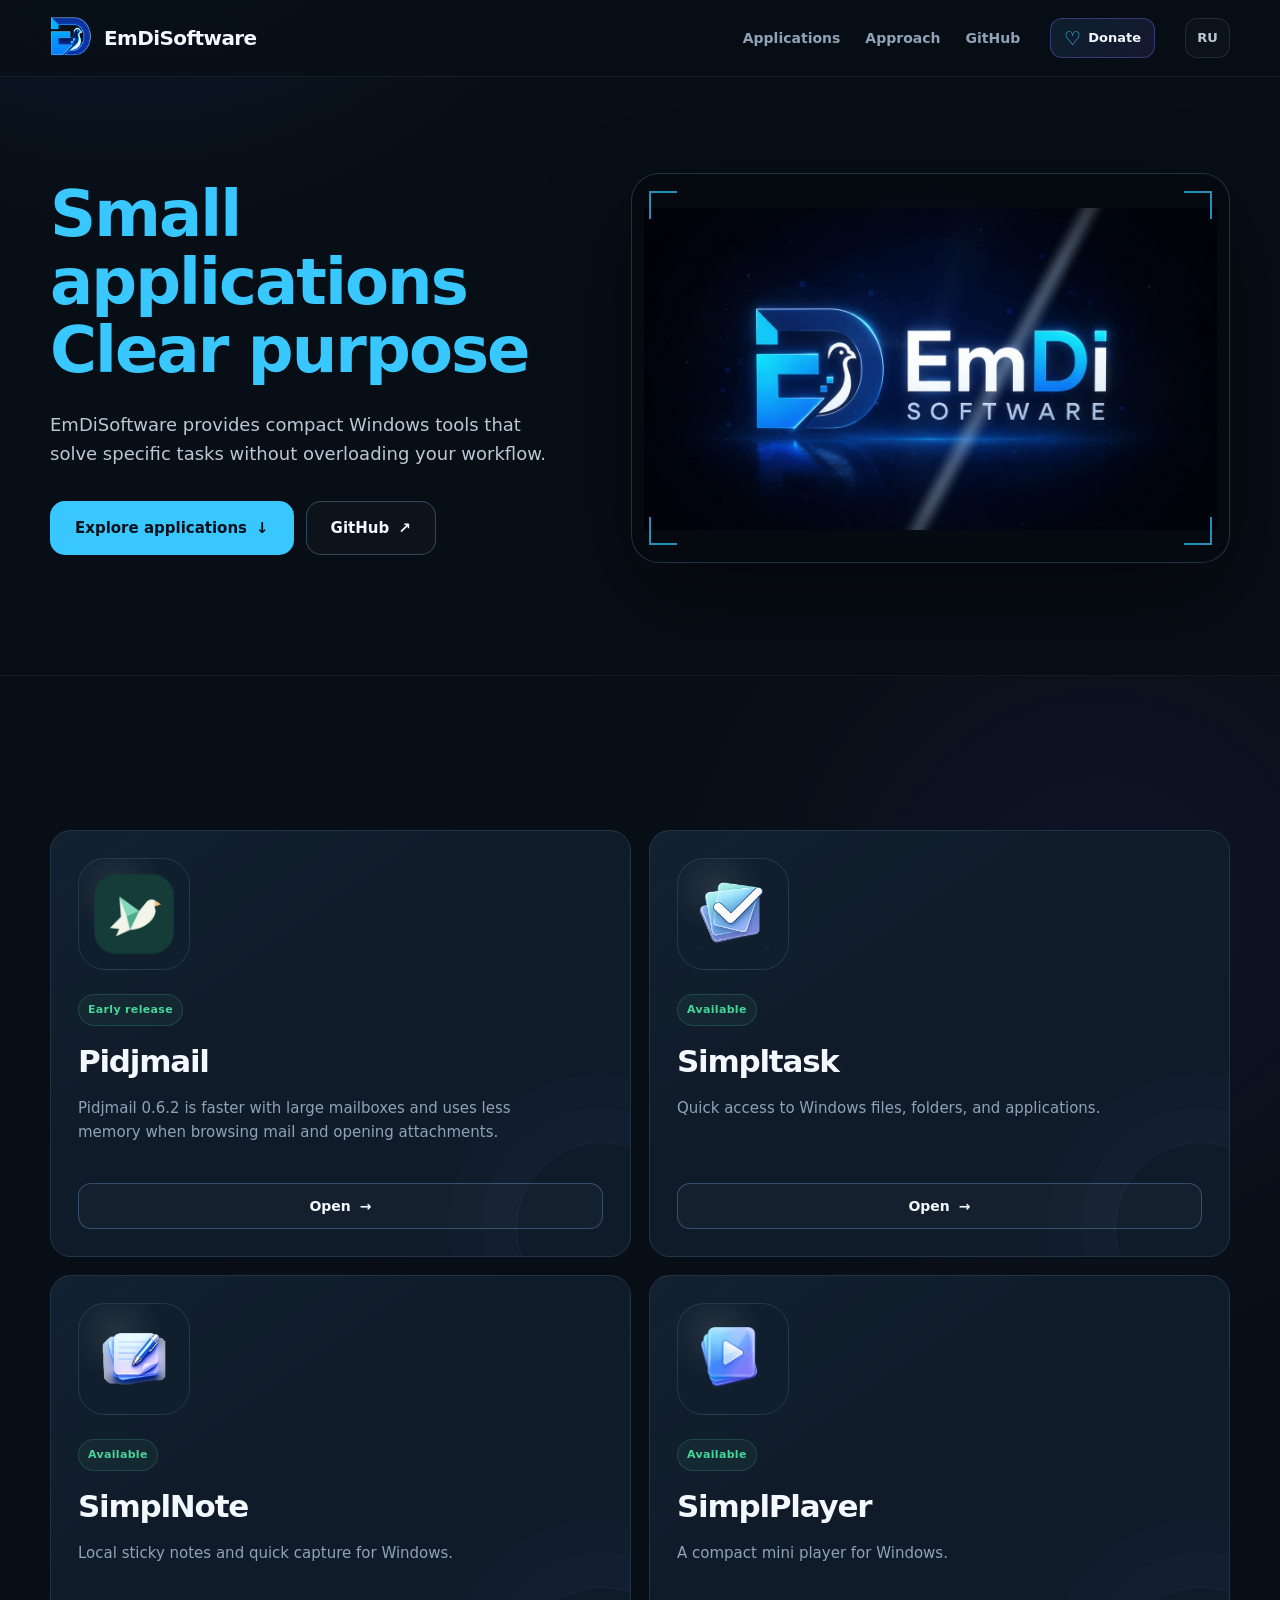
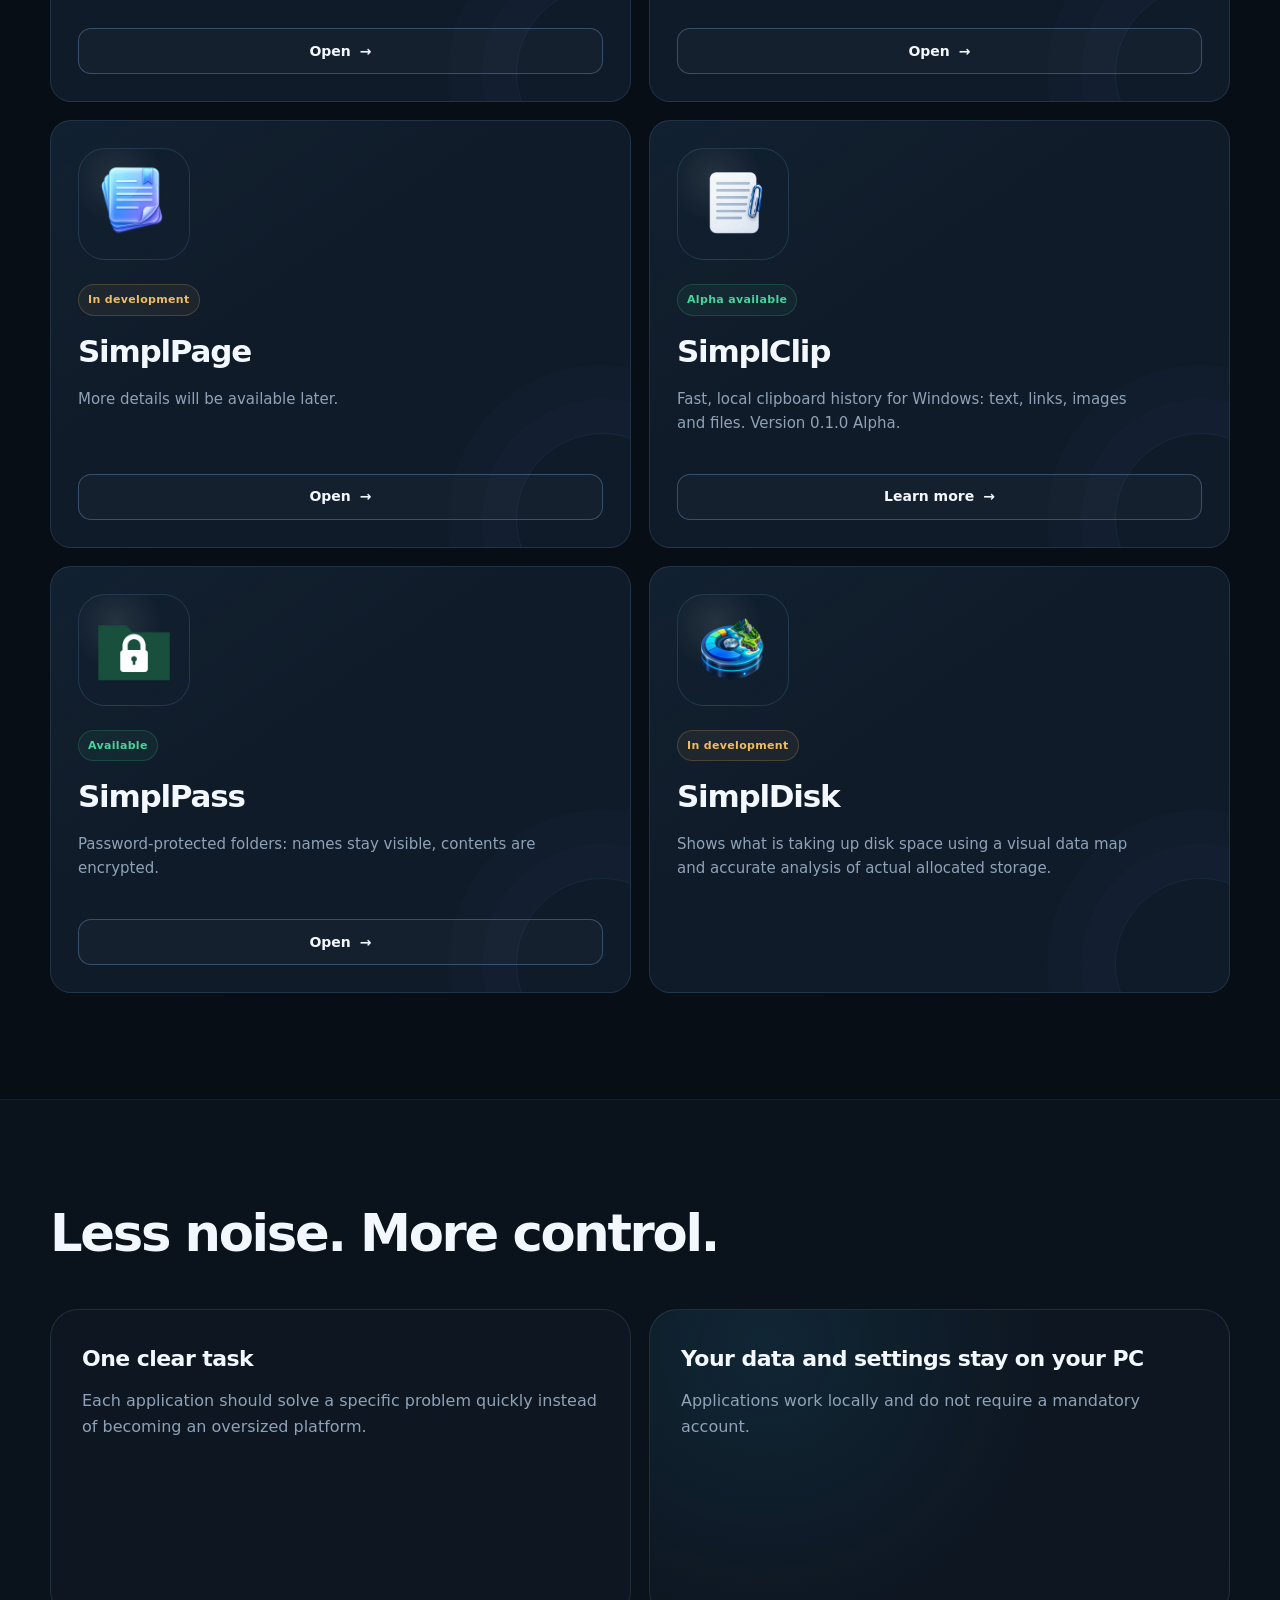
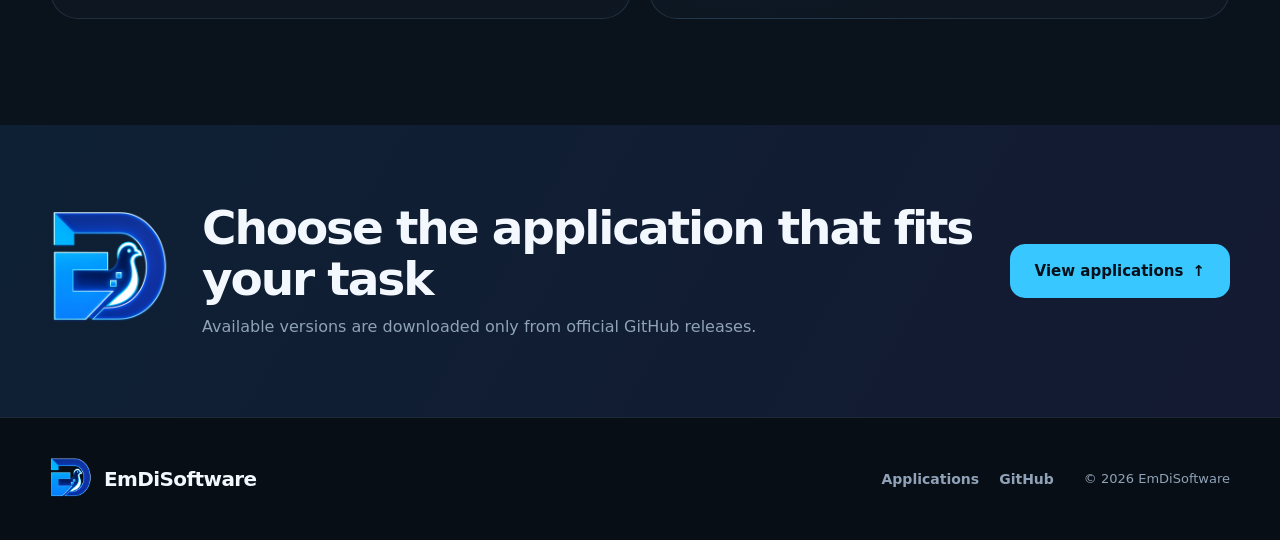
<file: index.html>
<!doctype html>
<html lang="ru">
<head>
  <meta charset="utf-8">
  <meta name="viewport" content="width=device-width, initial-scale=1">
  <meta http-equiv="Cache-Control" content="no-cache, no-store, must-revalidate">
  <meta http-equiv="Pragma" content="no-cache">
  <meta http-equiv="Expires" content="0">
  <meta name="theme-color" content="#08111c">
  <meta name="color-scheme" content="dark">

  <title>EmDiSoftware — маленькие приложения для Windows</title>
  <meta name="description" content="EmDiSoftware предоставляет компактные приложения для Windows: Pidjmail, Simpltask, SimplNote, SimplPlayer, SimplPage, SimplClip, SimplPass и SimplDisk.">
  <meta name="author" content="EmDiSoftware">
  <meta name="site-build" content="v12">

  <link rel="canonical" href="https://adamanomatik.github.io/">
  <link rel="icon" type="image/png" href="./assets/favicon.png">
  <link rel="stylesheet" href="./styles-v7.css?v=13">

  <meta property="og:type" content="website">
  <meta property="og:title" content="EmDiSoftware — маленькие приложения. Понятная польза.">
  <meta property="og:description" content="Компактные приложения для Windows без перегруженного интерфейса.">
  <meta property="og:url" content="https://adamanomatik.github.io/">
  <meta property="og:image" content="https://adamanomatik.github.io/assets/social-preview.webp">
  <meta property="og:locale" content="ru_RU">
  <meta property="og:locale:alternate" content="en_US">

  <meta name="twitter:card" content="summary_large_image">
  <meta name="twitter:title" content="EmDiSoftware">
  <meta name="twitter:description" content="Small Windows applications with a clear purpose.">
  <meta name="twitter:image" content="https://adamanomatik.github.io/assets/social-preview.webp">
</head>
<body>
  <a class="skip-link" href="#main">Перейти к содержимому</a>

  <header class="site-header">
    <div class="shell header-inner">
      <a class="brand" href="#top" aria-label="EmDiSoftware">
        <img src="./assets/emdisoftware-logo.webp" alt="EmDiSoftware" width="42" height="42">
        <span>EmDiSoftware</span>
      </a>

      <nav class="nav" aria-label="Основная навигация">
        <a href="#apps">
          <span data-lang="ru">Приложения</span>
          <span data-lang="en" hidden>Applications</span>
        </a>
        <a href="#principles">
          <span data-lang="ru">Подход</span>
          <span data-lang="en" hidden>Approach</span>
        </a>
        <a href="https://github.com/AdamAnomatik">GitHub</a>
      </nav>

      <button class="support-button" type="button" aria-haspopup="dialog" aria-controls="support-dialog">
        <span aria-hidden="true">♡</span>
        <span data-lang="ru">Поддержать</span>
        <span data-lang="en" hidden>Donate</span>
      </button>

      <button class="language-switch" type="button" aria-label="Переключить язык">
        <span data-lang-button="ru">EN</span>
        <span data-lang-button="en" hidden>RU</span>
      </button>
    </div>
  </header>

  <main id="main">
    <section class="hero" id="top">
      <div class="shell hero-layout">
        <div class="hero-copy">
          <h1>
            <span data-lang="ru">
              Маленькие приложения<br>
              <span>Понятная польза</span>
            </span>
            <span data-lang="en" hidden>
              Small applications<br>
              <span>Clear purpose</span>
            </span>
          </h1>

          <p class="hero-lead" data-lang="ru">
            EmDiSoftware предоставляет компактные инструменты для Windows,
            которые решают конкретные задачи и не перегружают рабочий процесс.
          </p>
          <p class="hero-lead" data-lang="en" hidden>
            EmDiSoftware provides compact Windows tools that solve
            specific tasks without overloading your workflow.
          </p>

          <div class="hero-actions">
            <a class="button button-primary button-large" href="#apps">
              <span data-lang="ru">Посмотреть приложения</span>
              <span data-lang="en" hidden>Explore applications</span>
              <span aria-hidden="true">↓</span>
            </a>
            <a class="button button-secondary button-large" href="https://github.com/AdamAnomatik">
              GitHub
              <span aria-hidden="true">↗</span>
            </a>
          </div>
        </div>

        <div class="splash-stage">
          <div class="stage-corners" aria-hidden="true">
            <span></span><span></span><span></span><span></span>
          </div>

          <video muted autoplay loop playsinline preload="metadata"
                 poster="./assets/emdi-splash-poster.webp"
                 aria-label="Презентационное видео EmDiSoftware">
            <source src="./assets/emdi-splash.mp4" type="video/mp4">
          </video>
        </div>
      </div>
    </section>

    <section class="section app-section" id="apps">
      <div class="shell">
        <div class="section-heading">
        </div>

        <div class="app-grid">
          <article class="app-card">
            <div class="app-logo-frame">
              <img src="./assets/pidjmail-logo.webp" alt="Pidjmail">
            </div>
            <div class="card-copy">
              <div class="status status-available">
                <span data-lang="ru">Ранняя версия</span>
                <span data-lang="en" hidden>Early release</span>
              </div>
              <h3>Pidjmail</h3>
              <p data-lang="ru">Pidjmail 0.6.2 быстрее обрабатывает большие ящики и расходует меньше памяти при просмотре писем и вложений.</p>
              <p data-lang="en" hidden>Pidjmail 0.6.2 is faster with large mailboxes and uses less memory when browsing mail and opening attachments.</p>
            </div>
            <a class="button button-card" href="./pidjmail/">
              <span data-lang="ru">Открыть</span>
              <span data-lang="en" hidden>Open</span>
              <span aria-hidden="true">→</span>
            </a>
          </article>

          <article class="app-card app-card-task">
            <div class="app-logo-frame">
              <img src="./assets/simpltask-logo.webp" alt="Simpltask">
            </div>
            <div class="card-copy">
              <div class="status status-available">
                <span data-lang="ru">Доступно</span>
                <span data-lang="en" hidden>Available</span>
              </div>
              <h3>Simpltask</h3>
              <p data-lang="ru">Быстрый доступ к файлам, папкам и приложениям Windows.</p>
              <p data-lang="en" hidden>Quick access to Windows files, folders, and applications.</p>
            </div>
            <a class="button button-card" href="./simpltask/">
              <span data-lang="ru">Открыть</span>
              <span data-lang="en" hidden>Open</span>
              <span aria-hidden="true">→</span>
            </a>
          </article>

          <article class="app-card app-card-note">
            <div class="app-logo-frame">
              <img src="./assets/simplnote-logo.webp" alt="SimplNote">
            </div>
            <div class="card-copy">
              <div class="status status-available">
                <span data-lang="ru">Доступно</span>
                <span data-lang="en" hidden>Available</span>
              </div>
              <h3>SimplNote</h3>
              <p data-lang="ru">Локальные стикеры и быстрые записи для Windows.</p>
              <p data-lang="en" hidden>Local sticky notes and quick capture for Windows.</p>
            </div>
            <a class="button button-card" href="./simplnote/">
              <span data-lang="ru">Открыть</span>
              <span data-lang="en" hidden>Open</span>
              <span aria-hidden="true">→</span>
            </a>
          </article>

          <article class="app-card">
            <div class="app-logo-frame">
              <img src="./assets/simplplayer-logo.webp" alt="SimplPlayer">
            </div>
            <div class="card-copy">
              <div class="status status-available">
                <span data-lang="ru">Доступно</span>
                <span data-lang="en" hidden>Available</span>
              </div>
              <h3>SimplPlayer</h3>
              <p data-lang="ru">Компактный мини-плеер для Windows.</p>
              <p data-lang="en" hidden>A compact mini player for Windows.</p>
            </div>
            <a class="button button-card" href="./simplplayer/">
              <span data-lang="ru">Открыть</span>
              <span data-lang="en" hidden>Open</span>
              <span aria-hidden="true">→</span>
            </a>
          </article>

          <article class="app-card">
            <div class="app-logo-frame">
              <img src="./assets/simplpage-logo.webp" alt="SimplPage">
            </div>
            <div class="card-copy">
              <div class="status status-development">
                <span data-lang="ru">В разработке</span>
                <span data-lang="en" hidden>In development</span>
              </div>
              <h3>SimplPage</h3>
              <p data-lang="ru">Подробности появятся позже.</p>
              <p data-lang="en" hidden>More details will be available later.</p>
            </div>
            <a class="button button-card" href="./simplpage/">
              <span data-lang="ru">Открыть</span>
              <span data-lang="en" hidden>Open</span>
              <span aria-hidden="true">→</span>
            </a>
          </article>

          <article class="app-card app-card-clip">
            <div class="app-logo-frame">
              <img src="./assets/simplclip-logo.webp" alt="SimplClip">
            </div>
            <div class="card-copy">
              <div class="status status-available">
                <span data-lang="ru">Alpha доступна</span>
                <span data-lang="en" hidden>Alpha available</span>
              </div>
              <h3>SimplClip</h3>
              <p data-lang="ru">Быстрая локальная история буфера обмена для Windows: текст, ссылки, изображения и файлы. Версия 0.1.0 Alpha.</p>
              <p data-lang="en" hidden>Fast, local clipboard history for Windows: text, links, images and files. Version 0.1.0 Alpha.</p>
            </div>
            <a class="button button-card" href="./simplclip/">
              <span data-lang="ru">Подробнее</span>
              <span data-lang="en" hidden>Learn more</span>
              <span aria-hidden="true">→</span>
            </a>
          </article>

          <article class="app-card">
            <div class="app-logo-frame">
              <img src="./assets/simplpass-logo.webp" alt="SimplPass">
            </div>
            <div class="card-copy">
              <div class="status status-available">
                <span data-lang="ru">Доступно</span>
                <span data-lang="en" hidden>Available</span>
              </div>
              <h3>SimplPass</h3>
              <p data-lang="ru">Защита папок паролем: имена файлов видны, содержимое зашифровано.</p>
              <p data-lang="en" hidden>Password-protected folders: names stay visible, contents are encrypted.</p>
            </div>
            <a class="button button-card" href="./simplpass/">
              <span data-lang="ru">Открыть</span>
              <span data-lang="en" hidden>Open</span>
              <span aria-hidden="true">→</span>
            </a>
          </article>

          <article class="app-card">
            <div class="app-logo-frame">
              <img src="./assets/simpldisk-logo.webp" alt="SimplDisk">
            </div>
            <div class="card-copy">
              <div class="status status-development">
                <span data-lang="ru">В разработке</span>
                <span data-lang="en" hidden>In development</span>
              </div>
              <h3>SimplDisk</h3>
              <p data-lang="ru">Показывает, что занимает место на диске, с помощью наглядной карты данных и точного анализа фактически занятого пространства.</p>
              <p data-lang="en" hidden>Shows what is taking up disk space using a visual data map and accurate analysis of actual allocated storage.</p>
            </div>
          </article>
        </div>
      </div>
    </section>

    <section class="section principles-section" id="principles">
      <div class="shell">
        <div class="section-heading">

          <h2 data-lang="ru">Меньше шума. Больше контроля.</h2>
          <h2 data-lang="en" hidden>Less noise. More control.</h2>
        </div>

        <div class="principle-grid">
          <article class="principle-card">
            <h3 data-lang="ru">Одна понятная задача</h3>
            <h3 data-lang="en" hidden>One clear task</h3>
            <p data-lang="ru">
              Каждое приложение должно быстро решать конкретную проблему,
              а не превращаться в громоздкую платформу.
            </p>
            <p data-lang="en" hidden>
              Each application should solve a specific problem quickly
              instead of becoming an oversized platform.
            </p>
          </article>

          <article class="principle-card principle-card-accent">
            <h3 data-lang="ru">Данные и настройки остаются на твоём ПК</h3>
            <h3 data-lang="en" hidden>Your data and settings stay on your PC</h3>
            <p data-lang="ru">
              Приложения работают локально и не требуют обязательной учётной записи.
            </p>
            <p data-lang="en" hidden>
              Applications work locally and do not require a mandatory account.
            </p>
          </article>
        </div>
      </div>
    </section>

    <section class="final-cta">
      <div class="shell final-layout">
        <img src="./assets/emdisoftware-logo.webp" alt="EmDiSoftware" width="130" height="130">

        <div>
          <h2 data-lang="ru">Выбери приложение под свою задачу</h2>
          <h2 data-lang="en" hidden>Choose the application that fits your task</h2>
          <p data-lang="ru">
            Доступные версии загружаются только из официальных GitHub-релизов.
          </p>
          <p data-lang="en" hidden>
            Available versions are downloaded only from official GitHub releases.
          </p>
        </div>

        <a class="button button-primary button-large" href="#apps">
          <span data-lang="ru">К приложениям</span>
          <span data-lang="en" hidden>View applications</span>
          <span aria-hidden="true">↑</span>
        </a>
      </div>
    </section>
  </main>

  <footer class="site-footer">
    <div class="shell footer-layout">
      <a class="brand footer-brand" href="#top">
        <img src="./assets/emdisoftware-logo.webp" alt="EmDiSoftware" width="42" height="42">
        <span>EmDiSoftware</span>
      </a>

      <div class="footer-links">
        <a href="#apps">
          <span data-lang="ru">Приложения</span>
          <span data-lang="en" hidden>Applications</span>
        </a>
        <a href="https://github.com/AdamAnomatik">GitHub</a>
      </div>

      <p>© 2026 EmDiSoftware</p>
    </div>
  </footer>

  <dialog class="support-dialog" id="support-dialog" aria-labelledby="support-dialog-title">
    <div class="support-dialog__content">
      <button class="support-dialog__close" type="button" aria-label="Закрыть">
        <span aria-hidden="true">×</span>
      </button>

      <p class="support-dialog__eyebrow">EmDiSoftware</p>
      <h2 id="support-dialog-title">
        <span data-lang="ru">Поддержать разработку</span>
        <span data-lang="en" hidden>Support development</span>
      </h2>
      <p class="support-dialog__description" data-lang="ru">
        Приложения EmDiSoftware распространяются бесплатно. Если они оказались полезны, вы можете поддержать дальнейшую разработку.
      </p>
      <p class="support-dialog__description" data-lang="en" hidden>
        EmDiSoftware applications are free. If they are useful to you, you can support their continued development.
      </p>

      <div class="donation-provider-stack">
        <div class="donation-provider">
          <p class="donation-provider__title" data-lang="ru">Поддержать из России</p>
          <p class="donation-provider__title" data-lang="en" hidden>Support from Russia</p>
          <p class="donation-provider__details">ЮMoney · 300 ₽</p>
          <a class="donation-button" href="https://yoomoney.ru/quickpay/fundraise/button?billNumber=1JLKAC78M6G.260815" target="_blank" rel="noopener noreferrer">
            <span data-lang="ru">Пожертвовать · 300 ₽</span>
            <span data-lang="en" hidden>Donate · 300 ₽</span>
            <span aria-hidden="true">↗</span>
          </a>
          <p class="donation-provider__payment-note" data-lang="ru">Оплата откроется на стороне ЮMoney.</p>
          <p class="donation-provider__payment-note" data-lang="en" hidden>Payment will open on the YooMoney side.</p>
        </div>

        <div class="donation-provider">
          <p class="donation-provider__title" data-lang="ru">Другие страны</p>
          <p class="donation-provider__title" data-lang="en" hidden>Other countries</p>
          <p class="donation-provider__details" data-lang="ru">Boosty · разовый донат</p>
          <p class="donation-provider__details" data-lang="en" hidden>Boosty · one-time donation</p>
          <a class="donation-button" href="https://boosty.to/emdisoftware/donate" target="_blank" rel="noopener noreferrer">
            <span data-lang="ru">Поддержать через Boosty</span>
            <span data-lang="en" hidden>Donate via Boosty</span>
            <span aria-hidden="true">↗</span>
          </a>
          <p class="donation-provider__payment-note" data-lang="ru">Сумму можно выбрать на странице Boosty.</p>
          <p class="donation-provider__payment-note" data-lang="en" hidden>Choose the donation amount on Boosty.</p>
        </div>
      </div>

      <p class="support-dialog__note" data-lang="ru">Спасибо за поддержку независимой разработки ❤️</p>
      <p class="support-dialog__note" data-lang="en" hidden>Thank you for supporting independent development ❤️</p>
    </div>
  </dialog>

  <script src="./script-v7.js?v=10"></script>
</body>
</html>
</file>
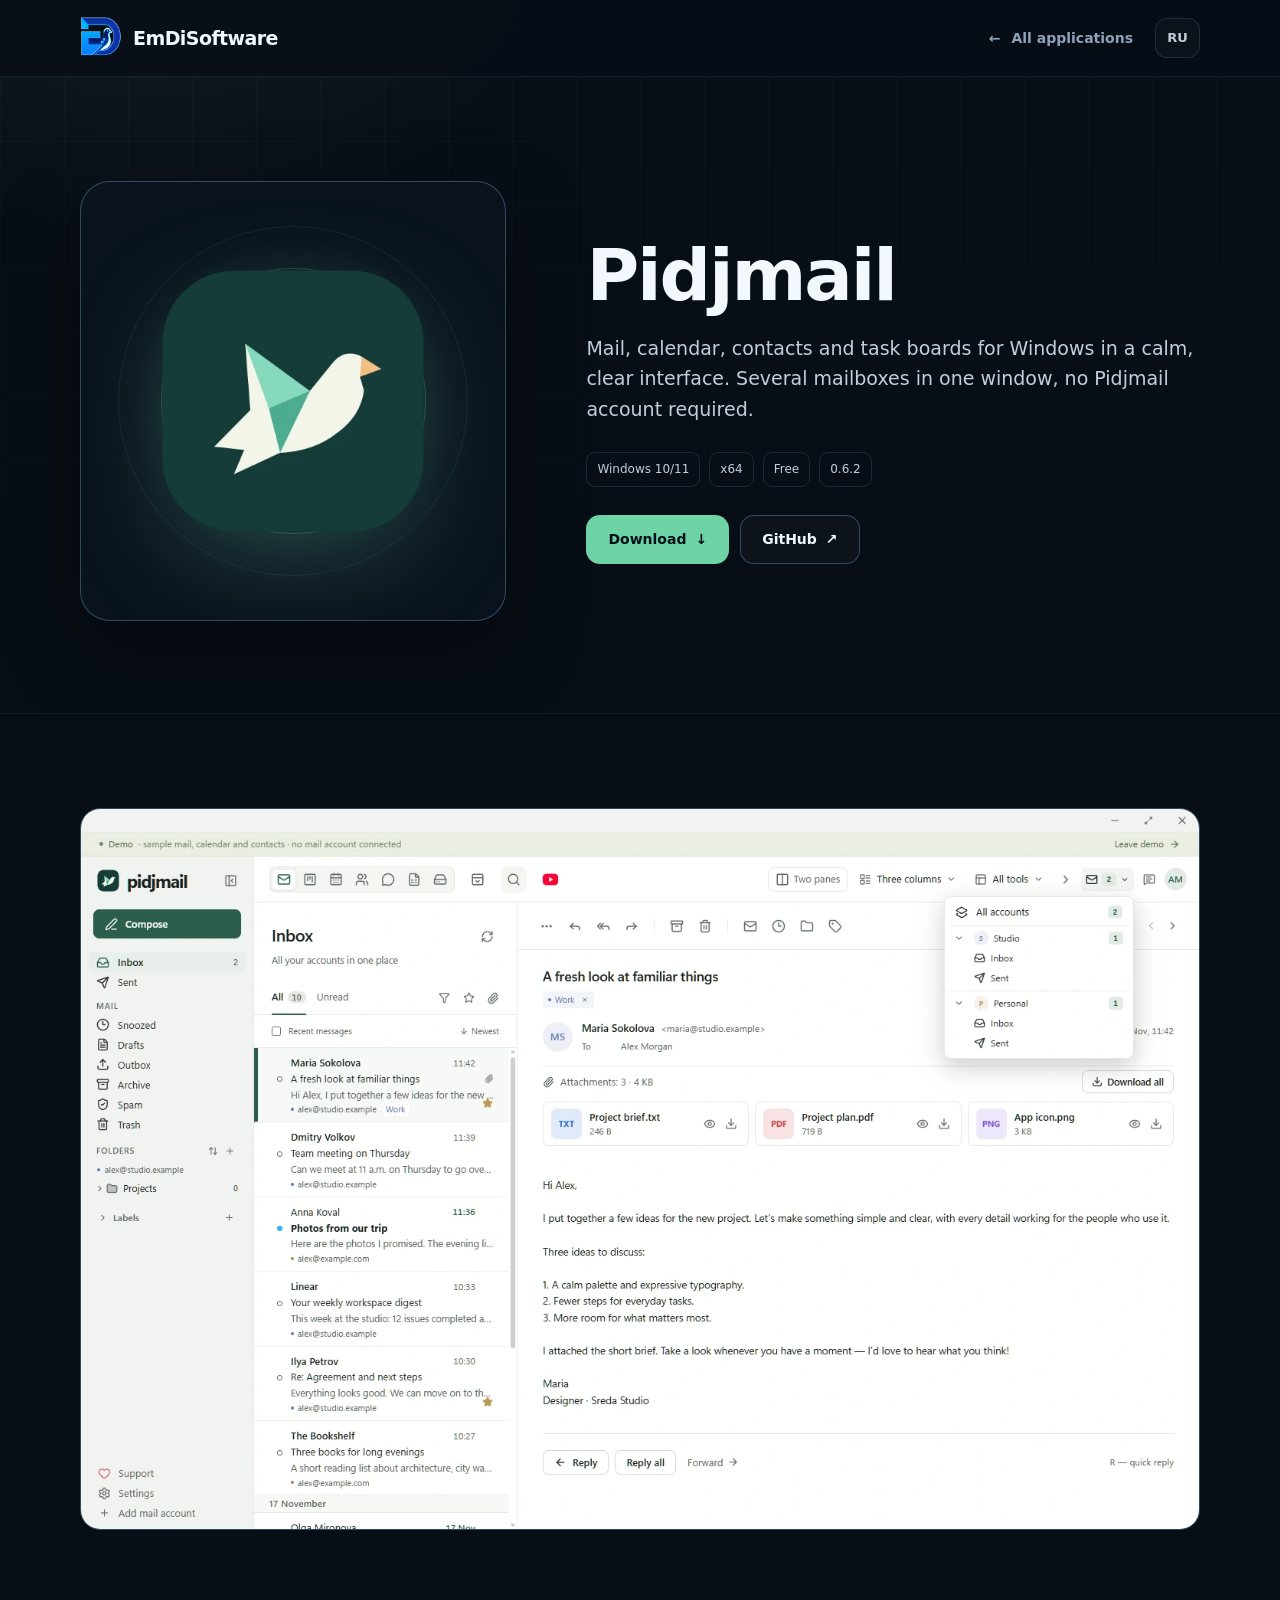
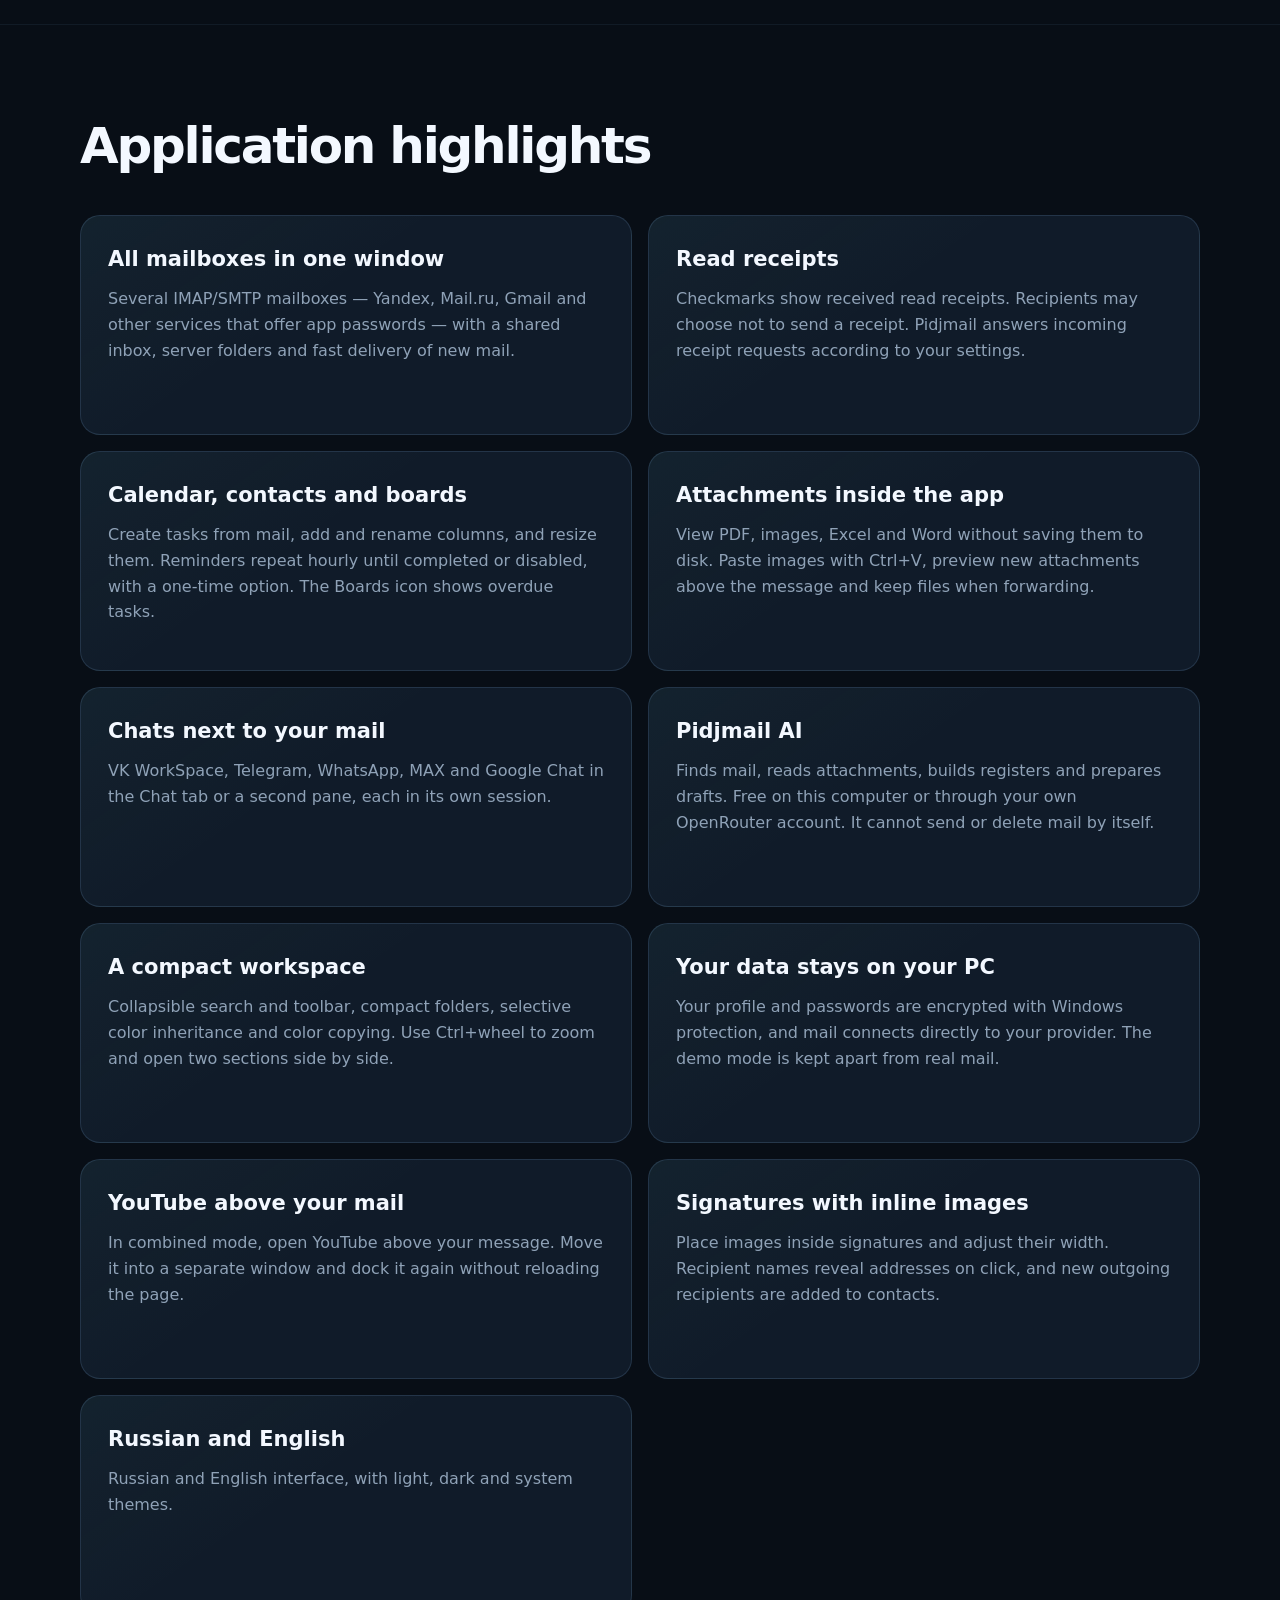
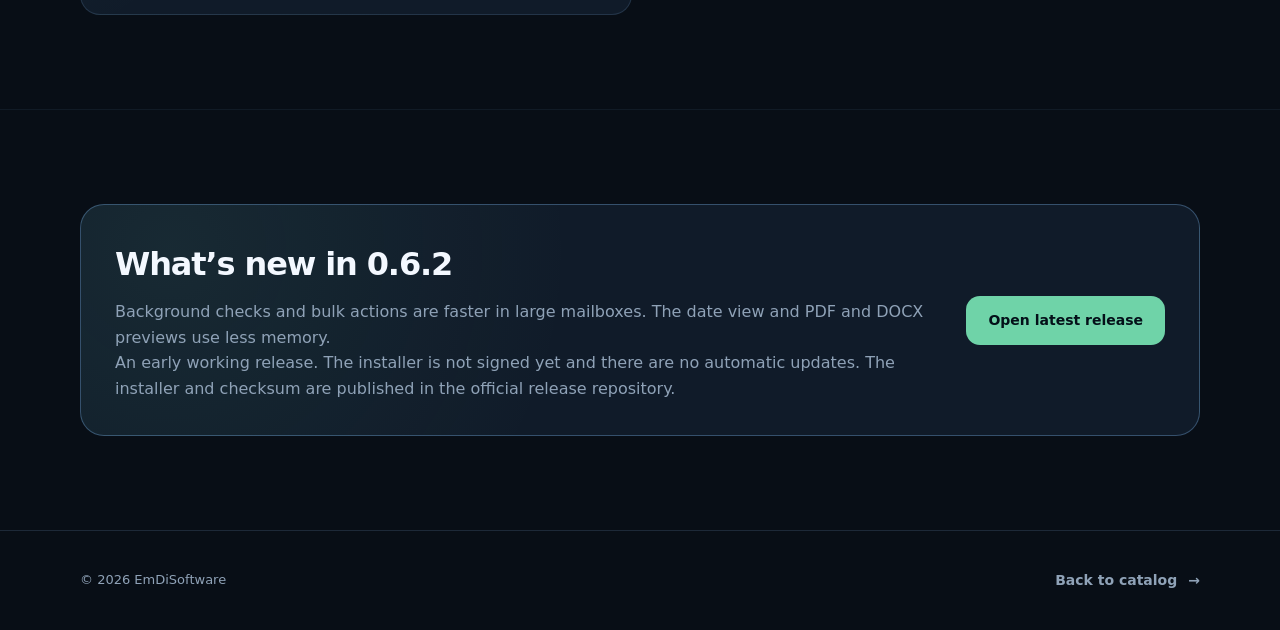
<file: pidjmail/index.html>
<!doctype html>
<html lang="ru" style="--accent:#6fd3a8;--accent-2:#2f8f6b;">
<head>
  <meta charset="utf-8">
  <meta name="viewport" content="width=device-width, initial-scale=1">
  <meta http-equiv="Cache-Control" content="no-cache, no-store, must-revalidate">
  <meta http-equiv="Pragma" content="no-cache">
  <meta http-equiv="Expires" content="0">
  <meta name="theme-color" content="#080e16">
  <meta name="color-scheme" content="dark">
  <meta name="site-build" content="v8">
  <title>Pidjmail — EmDiSoftware</title>
  <meta name="description" content="Pidjmail — бесплатный почтовый клиент для Windows: несколько ящиков IMAP/SMTP, календарь, контакты, доски задач, отчёты о прочтении и встроенные чаты в спокойном интерфейсе.">
  <link rel="canonical" href="https://adamanomatik.github.io/pidjmail/">
  <link rel="icon" type="image/png" href="../assets/favicon.png">
  <link rel="stylesheet" href="../product-v7.css?v=8">
  <meta property="og:type" content="website">
  <meta property="og:title" content="Pidjmail — почта, календарь и контакты для Windows">
  <meta property="og:description" content="Бесплатный почтовый клиент для Windows с календарём, контактами и досками задач.">
  <meta property="og:url" content="https://adamanomatik.github.io/pidjmail/">
  <meta property="og:image" content="https://adamanomatik.github.io/assets/pidjmail-preview.webp?v=050">
</head>
<body>
  <header class="site-header">
    <div class="shell header-inner">
      <a class="brand" href="../">
        <img src="../assets/emdisoftware-logo.webp" alt="EmDiSoftware" width="42" height="42">
        <span>EmDiSoftware</span>
      </a>
      <a class="back-link" href="../">
        <span aria-hidden="true">←</span>
        <span data-lang="ru">Все приложения</span>
        <span data-lang="en" hidden>All applications</span>
      </a>

      <button class="language-switch" type="button" aria-label="Переключить язык">
        <span data-lang-button="ru">EN</span>
        <span data-lang-button="en" hidden>RU</span>
      </button>
    </div>
  </header>
  <main>
    <section class="product-hero">
      <div class="shell product-layout">
        <div class="logo-stage">
          <img src="../assets/pidjmail-logo.webp" alt="Pidjmail">
        </div>

        <div>
          <h1>Pidjmail</h1>
          <p class="hero-description" data-lang="ru">Почта, календарь, контакты и доски задач для Windows в спокойном и понятном интерфейсе. Несколько ящиков в одном окне, без учётной записи Pidjmail.</p>
          <p class="hero-description" data-lang="en" hidden>Mail, calendar, contacts and task boards for Windows in a calm, clear interface. Several mailboxes in one window, no Pidjmail account required.</p>

          <div class="meta-row">
            <span>Windows 10/11</span>
            <span>x64</span>
            <span>Free</span>
            <span>0.6.2</span>
          </div>

          <div class="button-row">
            <a class="button button-primary" href="https://github.com/AdamAnomatik/Pidjmail-Releases/releases/download/v0.6.2/Pidjmail-Setup-0.6.2-x64.exe">
              <span data-lang="ru">Скачать</span>
              <span data-lang="en" hidden>Download</span>
              <span aria-hidden="true">↓</span>
            </a>
            <a class="button button-secondary" href="https://github.com/AdamAnomatik/Pidjmail-Releases">
              GitHub <span aria-hidden="true">↗</span>
            </a>
          </div>
        </div>
      </div>
    </section>
    <section class="content-section">
      <div class="shell">
        <img src="../assets/pidjmail-preview.webp?v=050" width="1460" height="940" loading="lazy" data-lang="ru"
             alt="Pidjmail с учебными письмами в демонстрационном режиме"
             style="display:block;width:100%;height:auto;border:1px solid var(--line-strong);border-radius:20px;">
        <img src="../assets/pidjmail-preview-en.webp?v=050" width="1460" height="940" loading="lazy" data-lang="en" hidden
             alt="Pidjmail in English with sample mail in demo mode"
             style="display:block;width:100%;height:auto;border:1px solid var(--line-strong);border-radius:20px;">
      </div>
    </section>
    <section class="content-section">
      <div class="shell">
        <div class="section-heading">
          <h2 data-lang="ru">Главное о приложении</h2>
          <h2 data-lang="en" hidden>Application highlights</h2>
        </div>
        <div class="feature-grid">

          <article class="feature-card">
            <h3 data-lang="ru">Все ящики в одном окне</h3>
            <h3 data-lang="en" hidden>All mailboxes in one window</h3>
            <p data-lang="ru">Несколько ящиков IMAP/SMTP — Яндекс, Mail.ru, Gmail и другие почтовые службы с паролем приложения — с общими входящими, серверными папками и быстрым получением новых писем.</p>
            <p data-lang="en" hidden>Several IMAP/SMTP mailboxes — Yandex, Mail.ru, Gmail and other services that offer app passwords — with a shared inbox, server folders and fast delivery of new mail.</p>
          </article>
          <article class="feature-card">
            <h3 data-lang="ru">Отчёты о прочтении</h3>
            <h3 data-lang="en" hidden>Read receipts</h3>
            <p data-lang="ru">Галочки в отправленных показывают полученные подтверждения прочтения. Получатель может не отправить подтверждение. На чужие запросы Pidjmail отвечает согласно вашим настройкам.</p>
            <p data-lang="en" hidden>Checkmarks show received read receipts. Recipients may choose not to send a receipt. Pidjmail answers incoming receipt requests according to your settings.</p>
          </article>
          <article class="feature-card">
            <h3 data-lang="ru">Календарь, контакты и доски</h3>
            <h3 data-lang="en" hidden>Calendar, contacts and boards</h3>
            <p data-lang="ru">Создавайте задачи прямо из писем, добавляйте и переименовывайте столбцы, меняйте их ширину. Напоминания повторяются каждый час до завершения или отключения; доступен однократный режим. Просроченные задачи видны на значке досок.</p>
            <p data-lang="en" hidden>Create tasks from mail, add and rename columns, and resize them. Reminders repeat hourly until completed or disabled, with a one-time option. The Boards icon shows overdue tasks.</p>
          </article>
          <article class="feature-card">
            <h3 data-lang="ru">Вложения внутри программы</h3>
            <h3 data-lang="en" hidden>Attachments inside the app</h3>
            <p data-lang="ru">Просмотр PDF, изображений, Excel и Word без сохранения на диск. Вставка изображений через Ctrl+V, превью новых вложений над текстом письма и перенос файлов при пересылке.</p>
            <p data-lang="en" hidden>View PDF, images, Excel and Word without saving them to disk. Paste images with Ctrl+V, preview new attachments above the message and keep files when forwarding.</p>
          </article>
          <article class="feature-card">
            <h3 data-lang="ru">Чаты рядом с почтой</h3>
            <h3 data-lang="en" hidden>Chats next to your mail</h3>
            <p data-lang="ru">VK WorkSpace, Telegram, WhatsApp, MAX и Google Chat во вкладке «Чат» или во второй панели, с отдельными сессиями.</p>
            <p data-lang="en" hidden>VK WorkSpace, Telegram, WhatsApp, MAX and Google Chat in the Chat tab or a second pane, each in its own session.</p>
          </article>
          <article class="feature-card">
            <h3>Pidjmail AI</h3>
            <p data-lang="ru">Ищет письма, читает вложения, собирает реестры и готовит черновики. Бесплатно на этом компьютере или через ваш аккаунт OpenRouter. Отправлять и удалять письма сам не может.</p>
            <p data-lang="en" hidden>Finds mail, reads attachments, builds registers and prepares drafts. Free on this computer or through your own OpenRouter account. It cannot send or delete mail by itself.</p>
          </article>
          <article class="feature-card">
            <h3 data-lang="ru">Компактное рабочее место</h3>
            <h3 data-lang="en" hidden>A compact workspace</h3>
            <p data-lang="ru">Сворачиваемые поиск и панель инструментов, компактные папки, выборочное наследование и копирование цветов. Масштаб меняется через Ctrl+колесо, два раздела открываются рядом.</p>
            <p data-lang="en" hidden>Collapsible search and toolbar, compact folders, selective color inheritance and color copying. Use Ctrl+wheel to zoom and open two sections side by side.</p>
          </article>
          <article class="feature-card">
            <h3 data-lang="ru">Данные на вашем компьютере</h3>
            <h3 data-lang="en" hidden>Your data stays on your PC</h3>
            <p data-lang="ru">Профиль и пароли зашифрованы средствами Windows, почта соединяется напрямую с вашим провайдером. Учебный демо-режим отделён от настоящей почты.</p>
            <p data-lang="en" hidden>Your profile and passwords are encrypted with Windows protection, and mail connects directly to your provider. The demo mode is kept apart from real mail.</p>
          </article>
          <article class="feature-card">
            <h3 data-lang="ru">YouTube над письмом</h3>
            <h3 data-lang="en" hidden>YouTube above your mail</h3>
            <p data-lang="ru">В режиме «Комбайн» видео открывается над письмом. Вынесите панель в отдельное окно и верните её обратно без перезагрузки страницы.</p>
            <p data-lang="en" hidden>In combined mode, open YouTube above your message. Move it into a separate window and dock it again without reloading the page.</p>
          </article>
          <article class="feature-card">
            <h3 data-lang="ru">Подпись с изображениями</h3>
            <h3 data-lang="en" hidden>Signatures with inline images</h3>
            <p data-lang="ru">Картинки располагаются внутри подписи, их ширину можно менять. Получатели показываются по именам с раскрытием адреса, новые адресаты после отправки добавляются в контакты.</p>
            <p data-lang="en" hidden>Place images inside signatures and adjust their width. Recipient names reveal addresses on click, and new outgoing recipients are added to contacts.</p>
          </article>
          <article class="feature-card">
            <h3 data-lang="ru">Русский и English</h3>
            <h3 data-lang="en" hidden>Russian and English</h3>
            <p data-lang="ru">Русский и английский интерфейс, светлая, тёмная и системная темы.</p>
            <p data-lang="en" hidden>Russian and English interface, with light, dark and system themes.</p>
          </article>
        </div>
      </div>
    </section>
    <section class="content-section">
      <div class="shell">
        <div class="status-panel">
          <div>
            <h2 data-lang="ru">Что нового в 0.6.2</h2>
            <h2 data-lang="en" hidden>What’s new in 0.6.2</h2>
            <p data-lang="ru">Быстрее работают фоновые проверки больших ящиков и массовые действия с письмами. Список писем по датам и предпросмотр PDF и DOCX расходуют меньше памяти.</p>
            <p data-lang="en" hidden>Background checks and bulk actions are faster in large mailboxes. The date view and PDF and DOCX previews use less memory.</p>
            <p data-lang="ru">Ранняя рабочая версия. Установщик пока не подписан, автообновления нет. Установщик и контрольная сумма опубликованы в официальном release-репозитории.</p>
            <p data-lang="en" hidden>An early working release. The installer is not signed yet and there are no automatic updates. The installer and checksum are published in the official release repository.</p>
          </div>

          <a class="button button-primary" href="https://github.com/AdamAnomatik/Pidjmail-Releases/releases/tag/v0.6.2">
            <span data-lang="ru">Открыть последний релиз</span>
            <span data-lang="en" hidden>Open latest release</span>
          </a>
        </div>
      </div>
    </section>
  </main>
  <footer class="site-footer">
    <div class="shell footer-layout">
      <p>© 2026 EmDiSoftware</p>
      <a class="back-link" href="../">
        <span data-lang="ru">Вернуться в каталог</span>
        <span data-lang="en" hidden>Back to catalog</span>
        <span aria-hidden="true">→</span>
      </a>
    </div>
  </footer>

  <script src="../product-v7.js?v=7"></script>
</body>
</html>
</file>
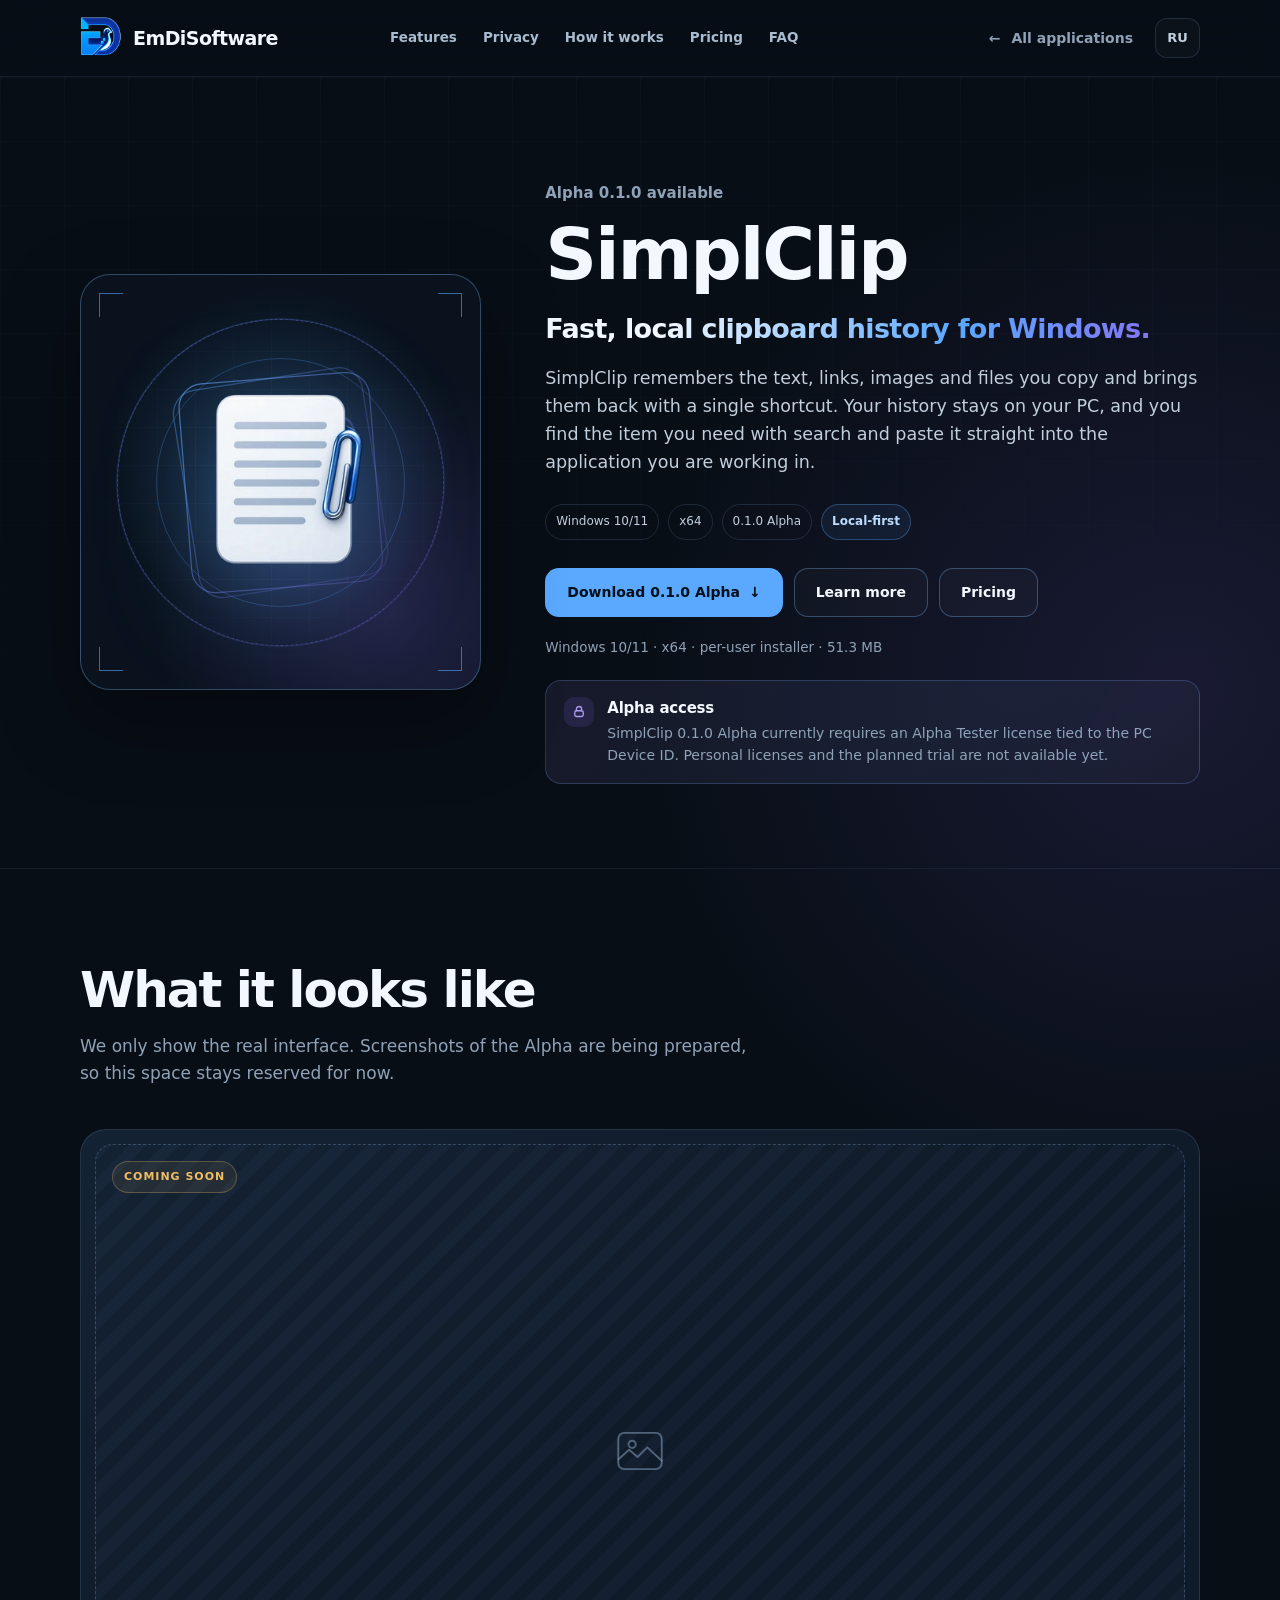
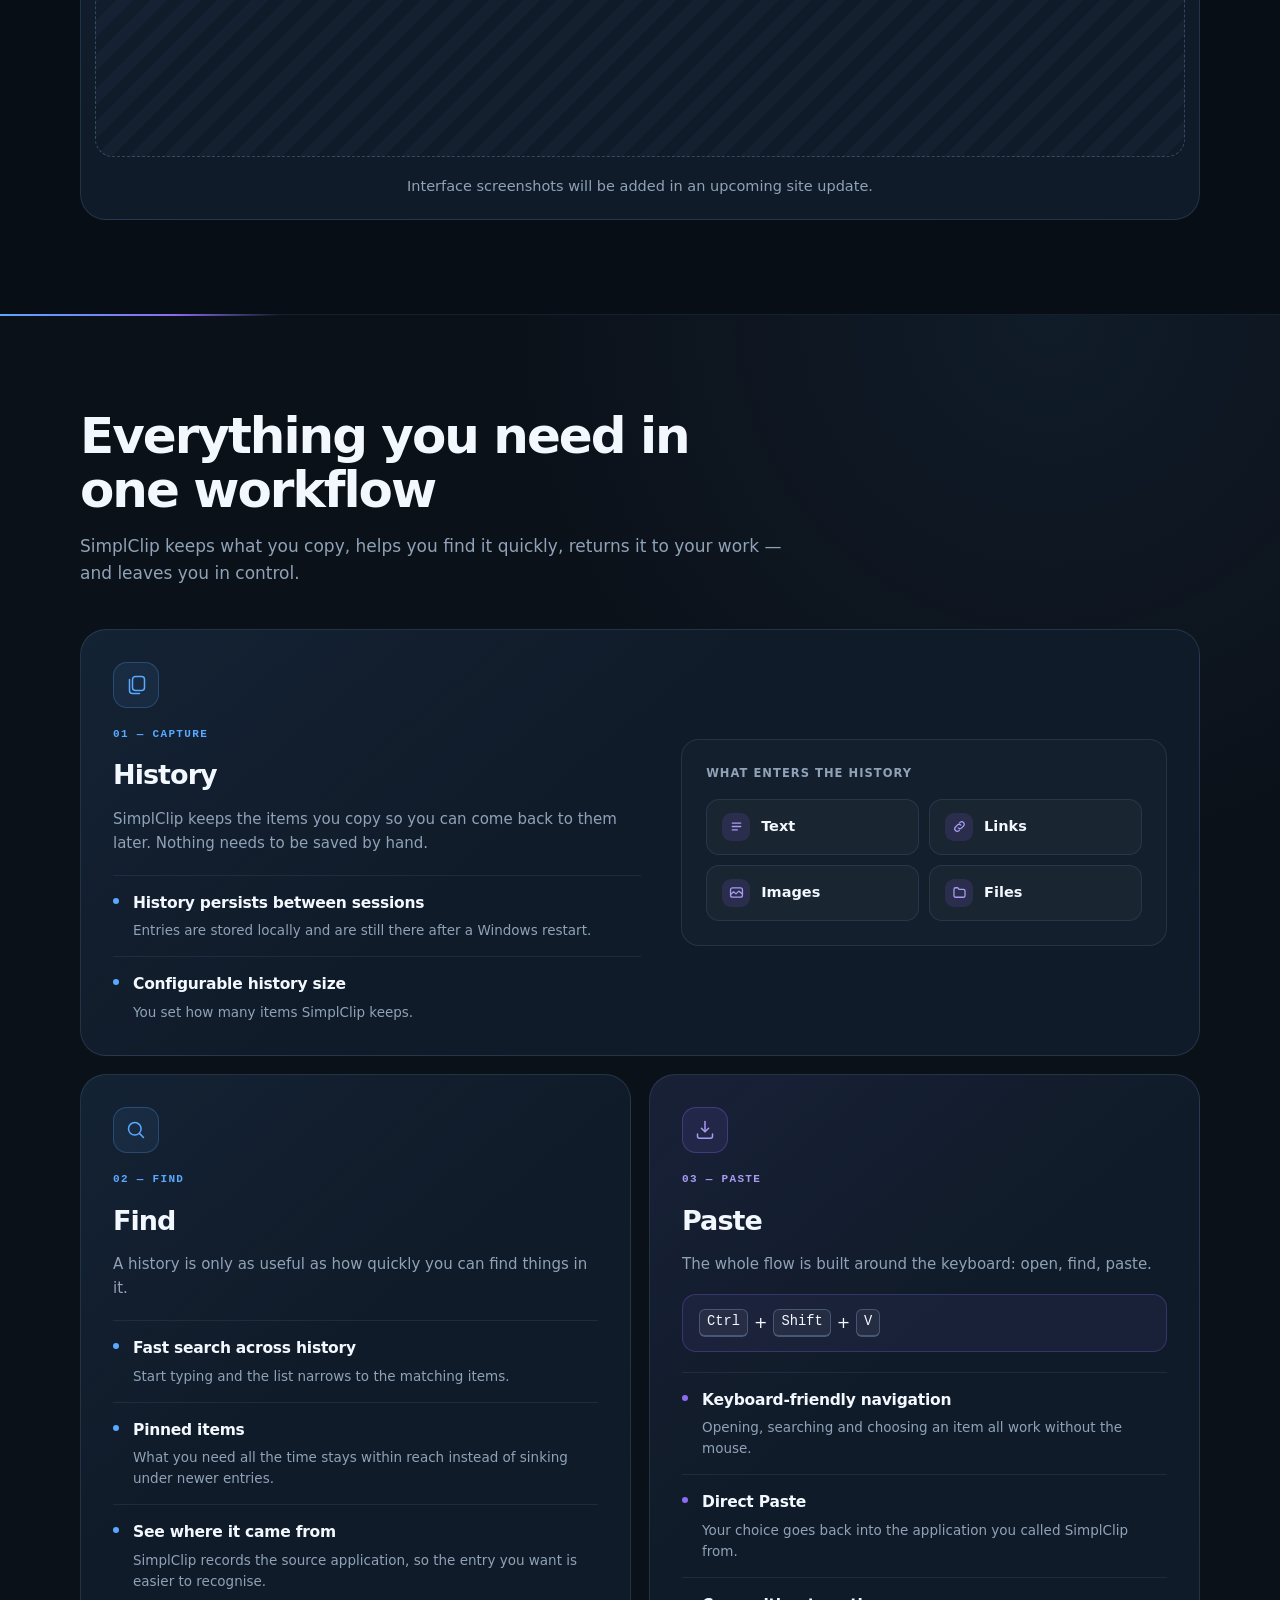
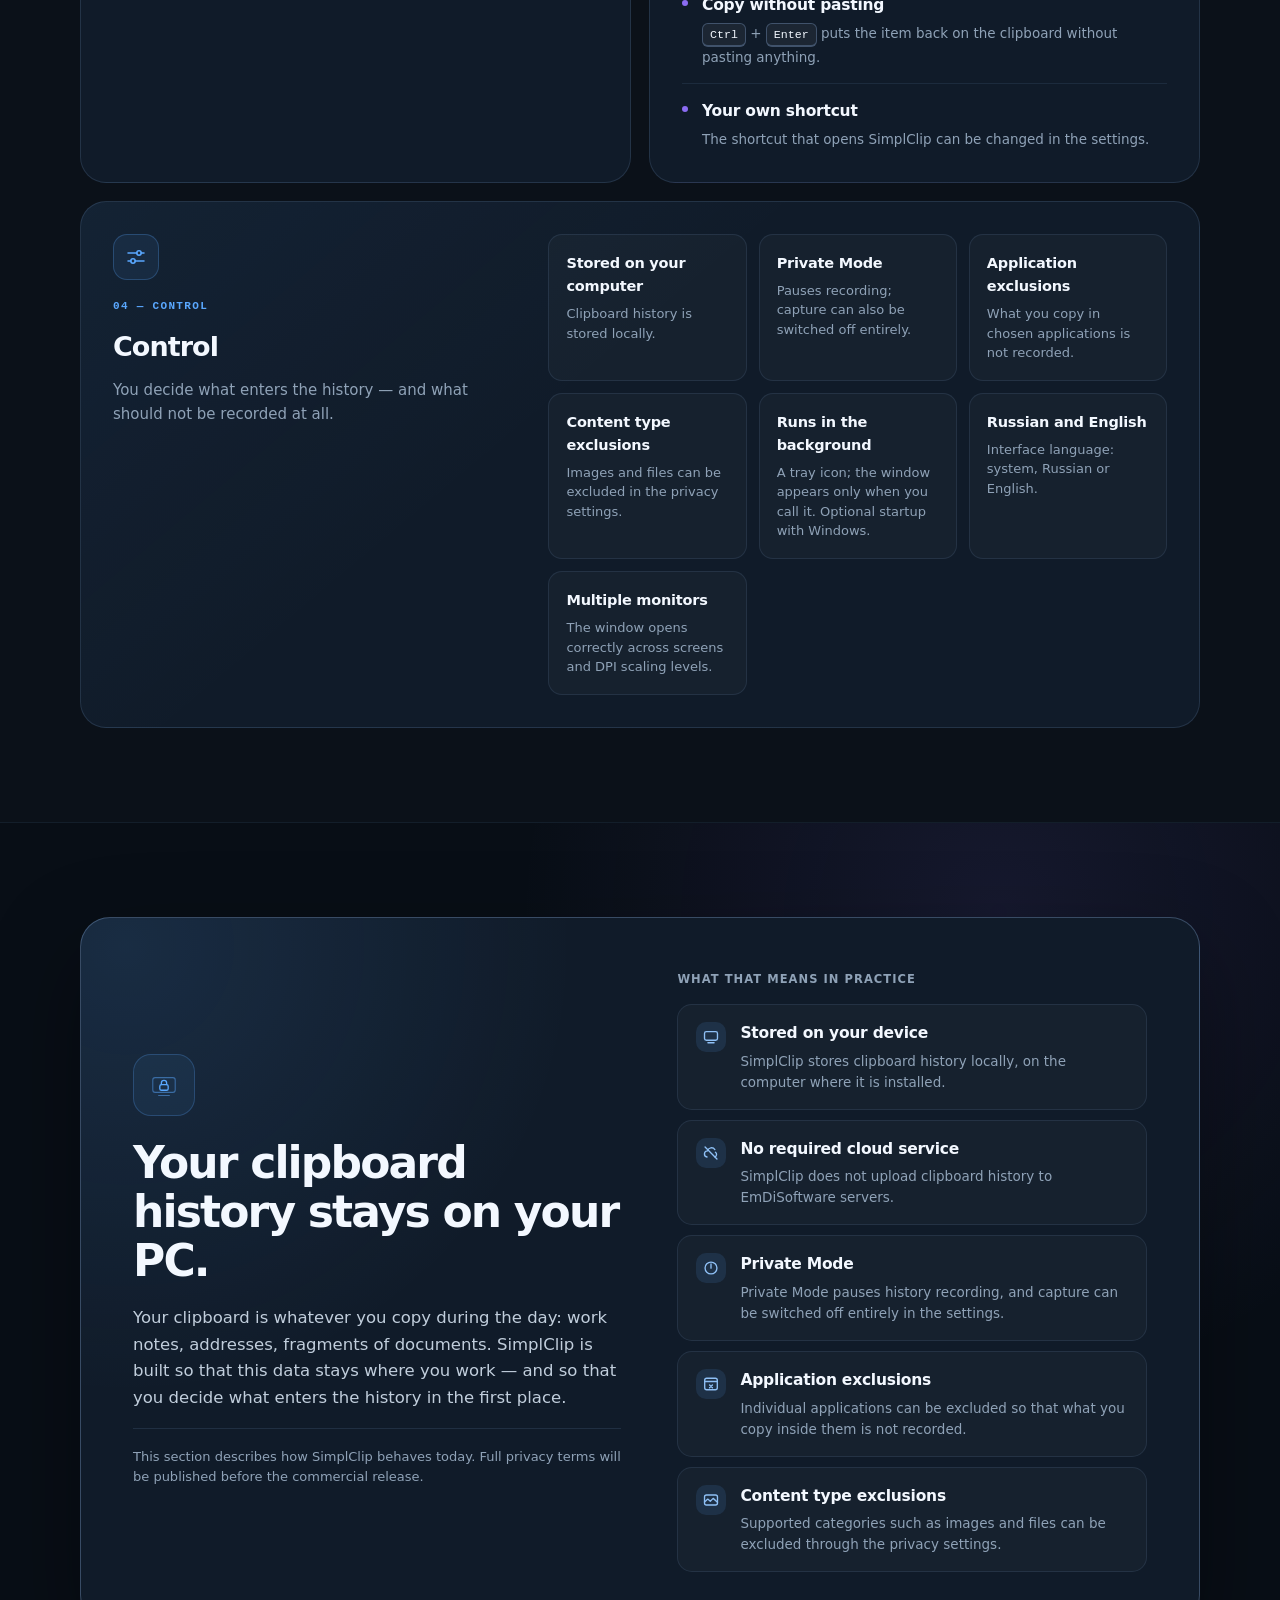
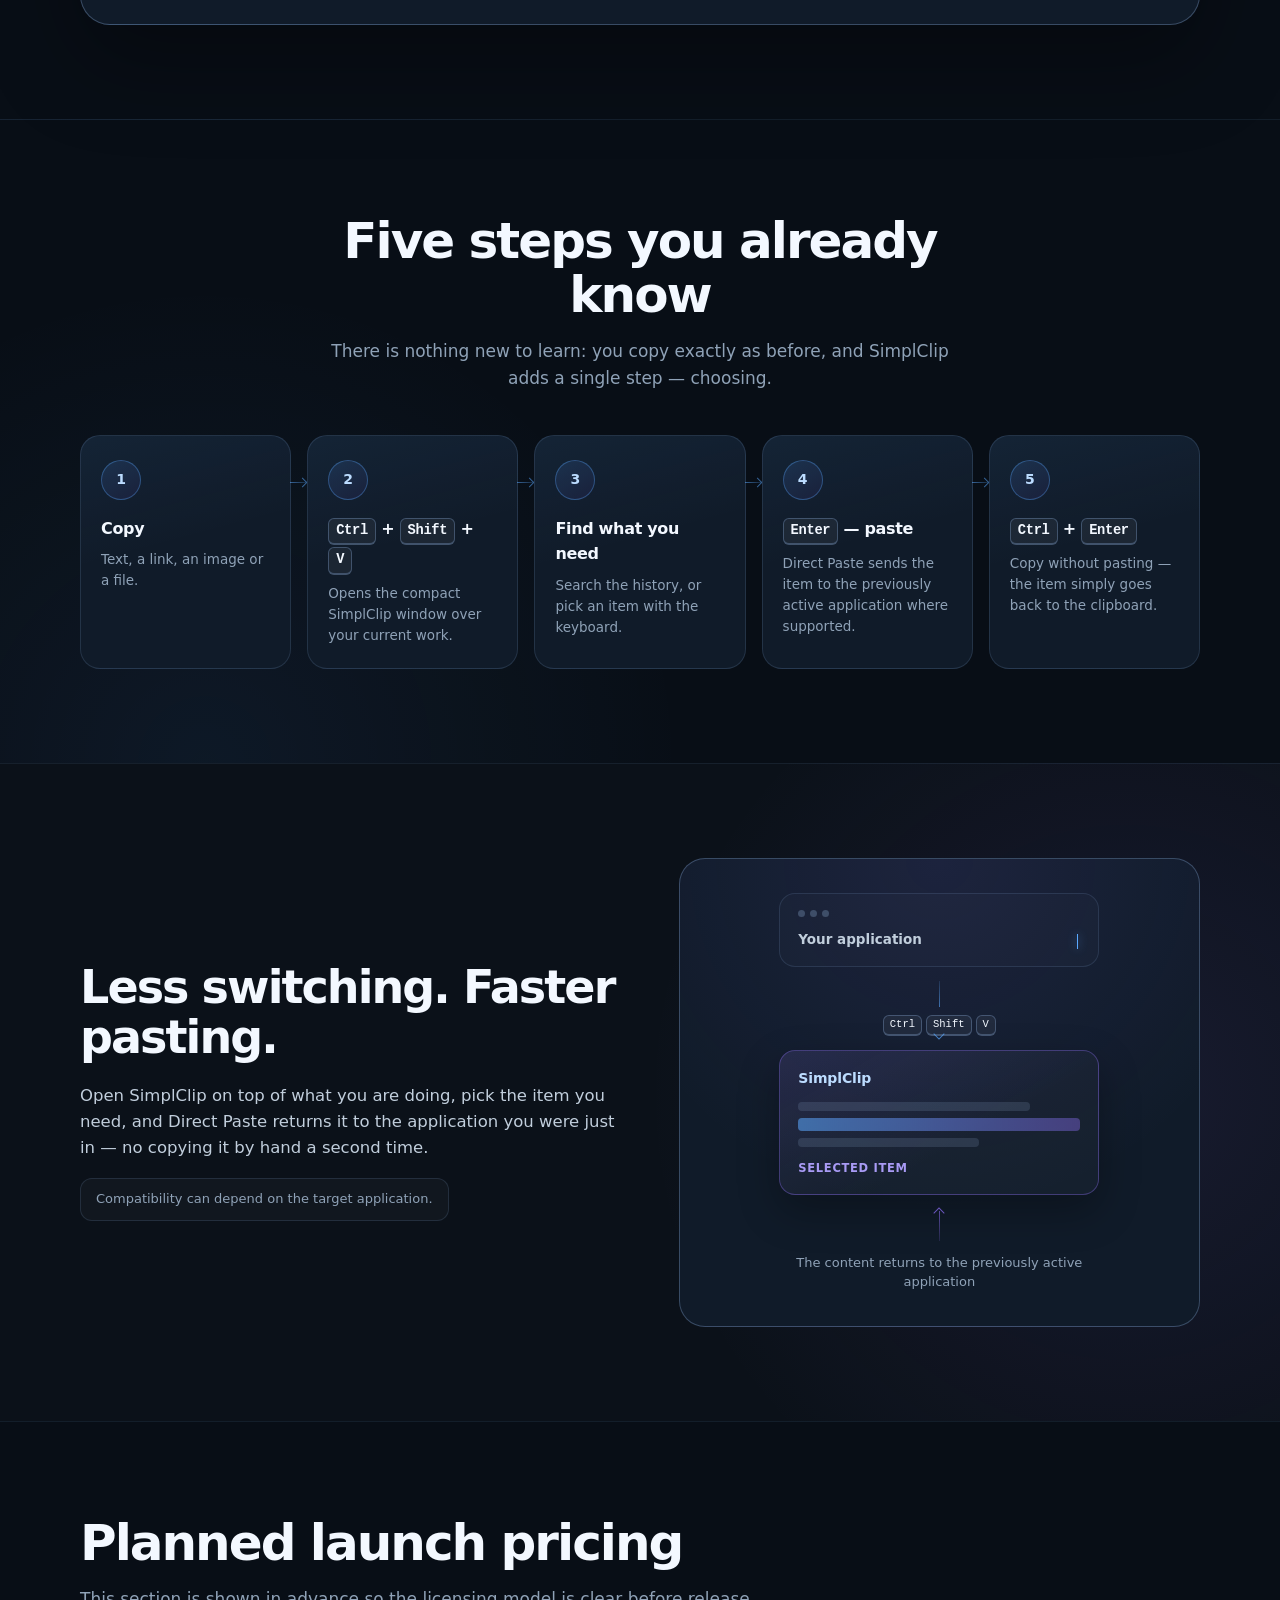
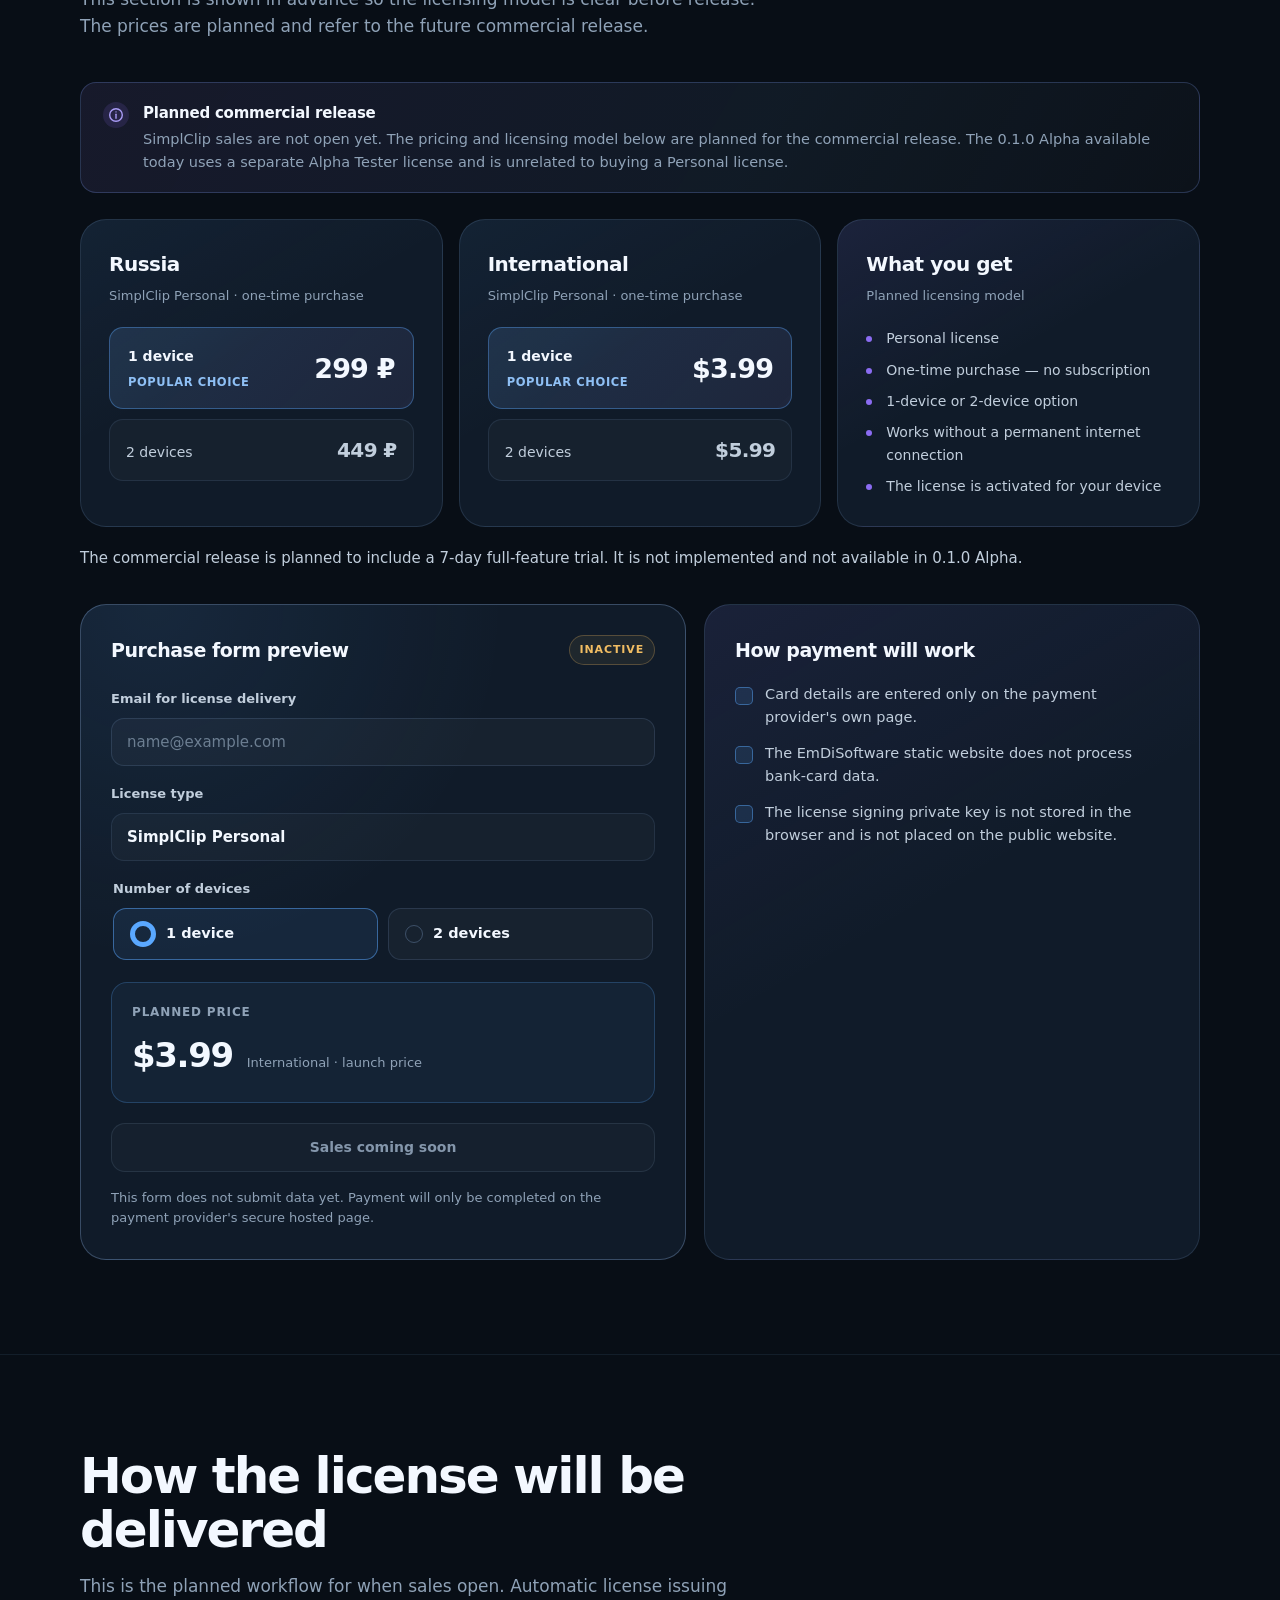
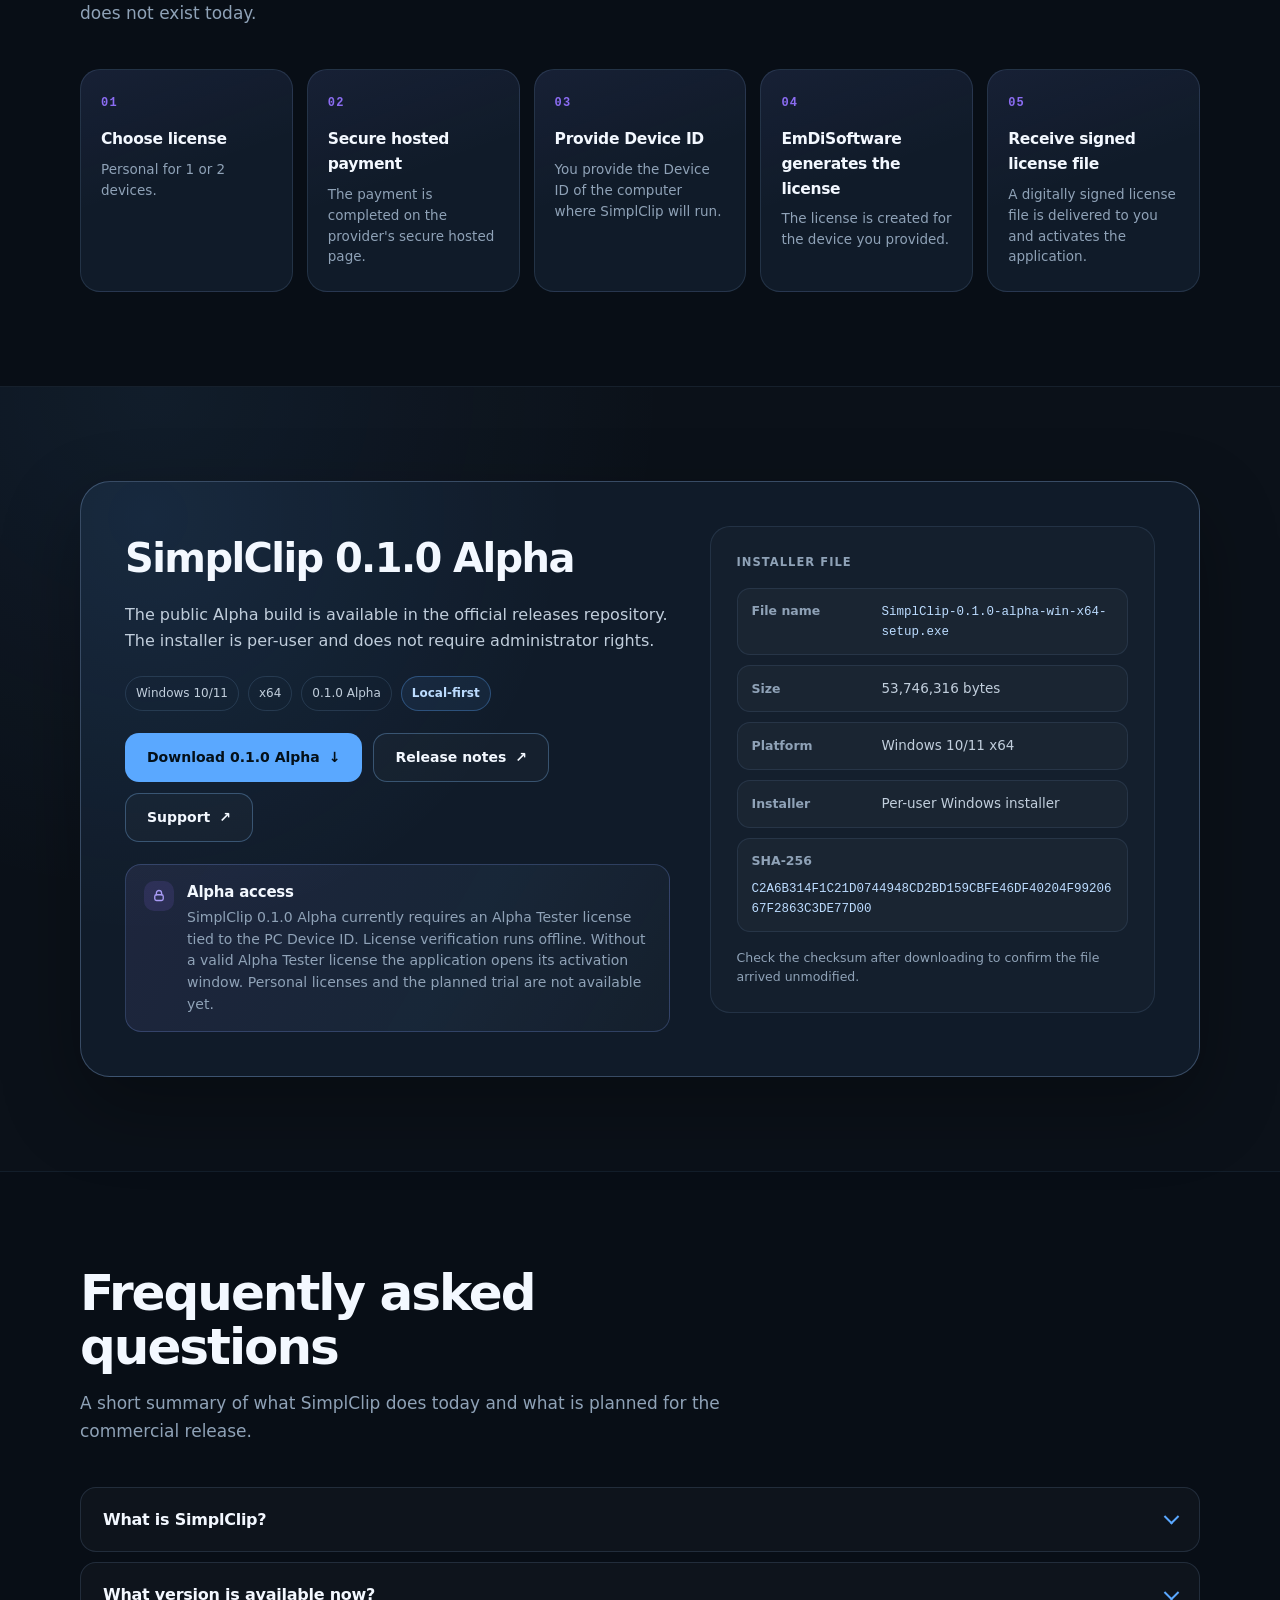
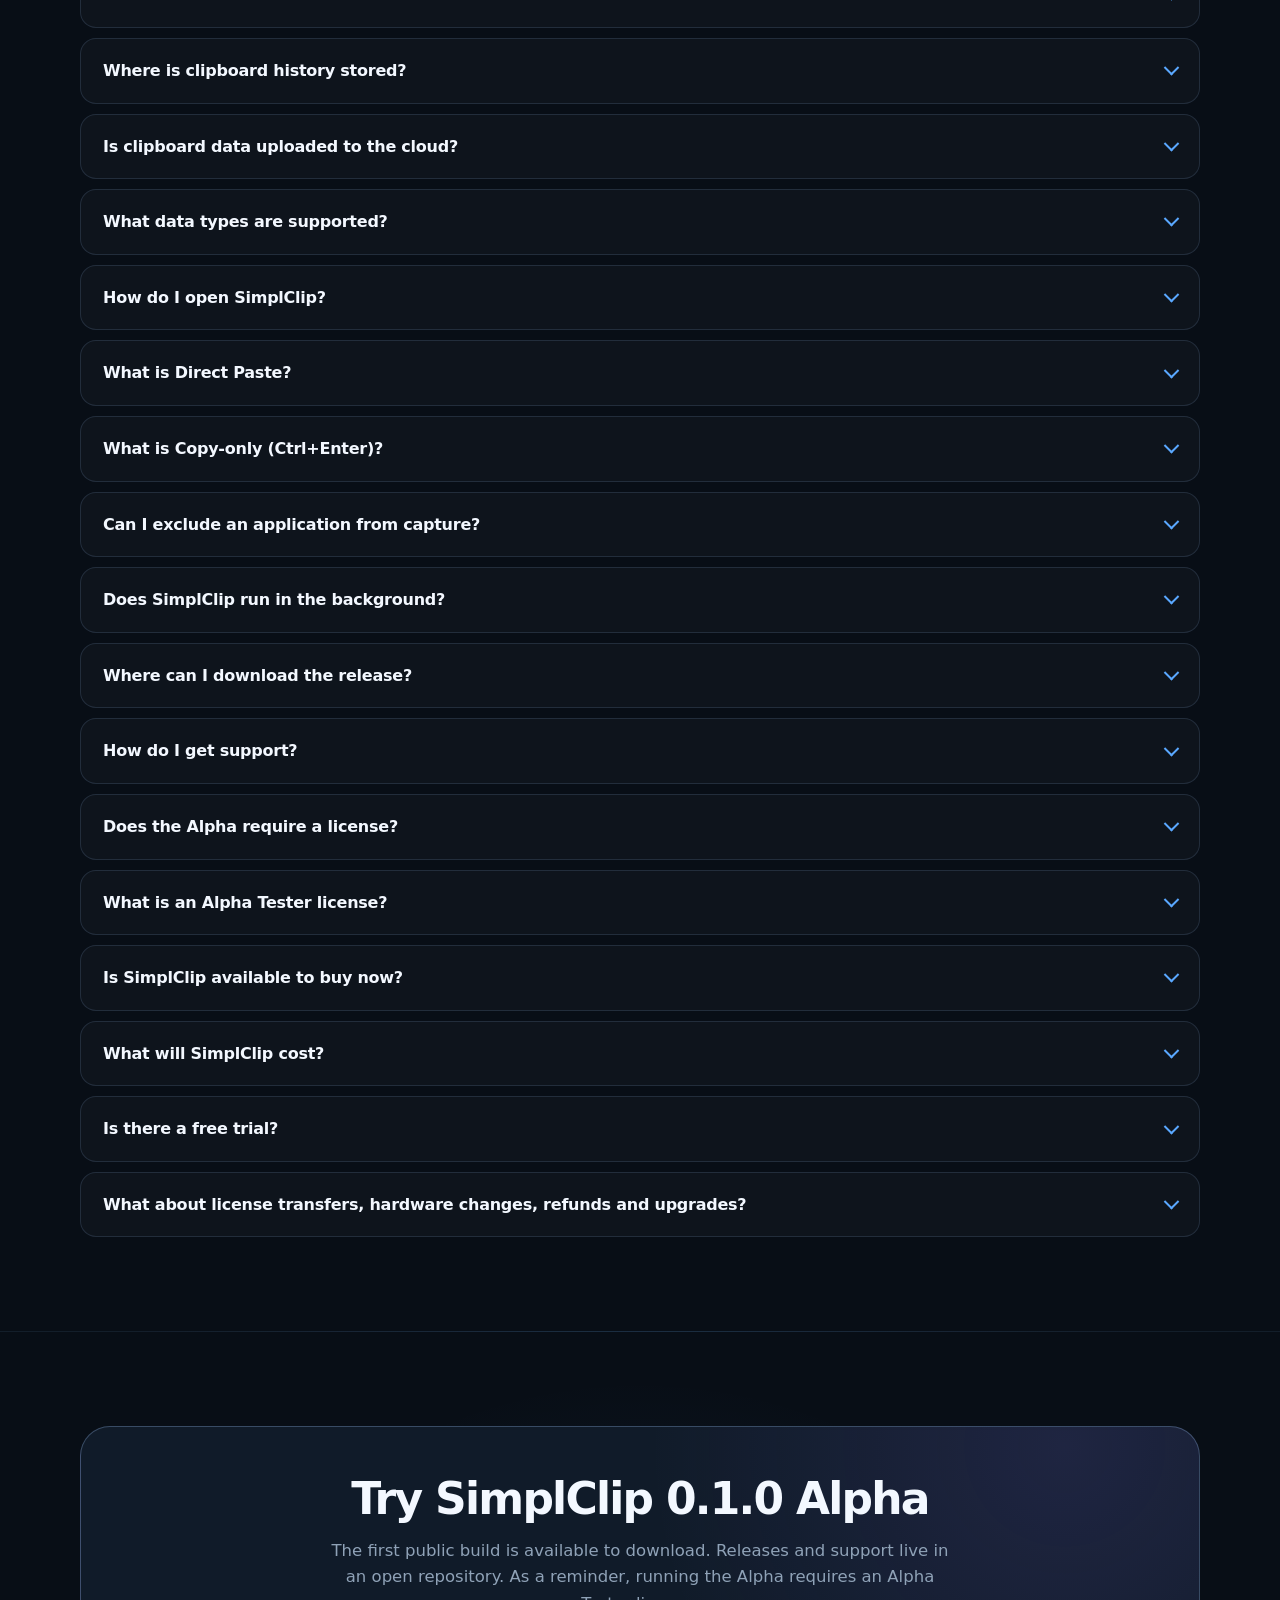
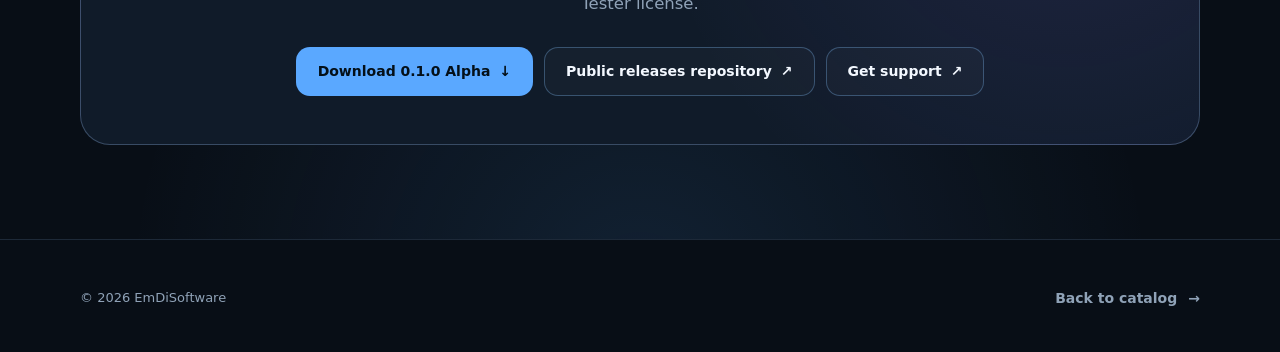
<file: simplclip/index.html>
<!doctype html>
<html lang="ru" style="--accent:#5aa8ff;--accent-2:#8b6cf2;">
<head>
  <meta charset="utf-8">
  <meta name="viewport" content="width=device-width, initial-scale=1">
  <meta http-equiv="Cache-Control" content="no-cache, no-store, must-revalidate">
  <meta http-equiv="Pragma" content="no-cache">
  <meta http-equiv="Expires" content="0">
  <meta name="theme-color" content="#080e16">
  <meta name="color-scheme" content="dark">
  <meta name="site-build" content="v1">

  <title>SimplClip — менеджер буфера обмена для Windows | EmDiSoftware</title>
  <meta name="description" content="SimplClip — быстрый локальный менеджер истории буфера обмена для Windows: текст, ссылки, изображения и файлы, поиск, Direct Paste и настройки приватности. Версия 0.1.0 Alpha доступна для загрузки.">
  <meta name="author" content="EmDiSoftware">

  <link rel="canonical" href="https://adamanomatik.github.io/simplclip/">
  <link rel="icon" type="image/png" href="../assets/favicon.png">
  <link rel="stylesheet" href="../product-v7.css?v=8">
  <link rel="stylesheet" href="./simplclip.css?v=1">

  <meta property="og:type" content="website">
  <meta property="og:site_name" content="EmDiSoftware">
  <meta property="og:title" content="SimplClip 0.1.0 Alpha — история буфера обмена для Windows">
  <meta property="og:description" content="Быстрая локальная история буфера обмена для Windows: текст, ссылки, изображения и файлы, поиск и Direct Paste. Версия 0.1.0 Alpha доступна для загрузки.">
  <meta property="og:url" content="https://adamanomatik.github.io/simplclip/">
  <meta property="og:image" content="https://adamanomatik.github.io/assets/social-preview.webp">
  <meta property="og:locale" content="ru_RU">
  <meta property="og:locale:alternate" content="en_US">

  <meta name="twitter:card" content="summary_large_image">
  <meta name="twitter:title" content="SimplClip — Clipboard Manager for Windows">
  <meta name="twitter:description" content="A fast, local clipboard history manager for Windows with text, image and file history, search, Direct Paste and privacy controls. Version 0.1.0 Alpha is available now.">
  <meta name="twitter:image" content="https://adamanomatik.github.io/assets/social-preview.webp">
</head>
<body class="sc-body">
  <a class="sc-skip-link" href="#main">
    <span data-lang="ru">Перейти к содержимому</span>
    <span data-lang="en" hidden>Skip to content</span>
  </a>

  <header class="site-header">
    <div class="shell header-inner">
      <a class="brand" href="../" aria-label="EmDiSoftware">
        <img src="../assets/emdisoftware-logo.webp" alt="EmDiSoftware" width="42" height="42">
        <span>EmDiSoftware</span>
      </a>

      <nav class="sc-section-nav" aria-label="Разделы страницы">
        <a href="#features">
          <span data-lang="ru">Возможности</span>
          <span data-lang="en" hidden>Features</span>
        </a>
        <a href="#privacy">
          <span data-lang="ru">Приватность</span>
          <span data-lang="en" hidden>Privacy</span>
        </a>
        <a href="#how-it-works">
          <span data-lang="ru">Как работает</span>
          <span data-lang="en" hidden>How it works</span>
        </a>
        <a href="#pricing">
          <span data-lang="ru">Цена</span>
          <span data-lang="en" hidden>Pricing</span>
        </a>
        <a href="#faq">
          <span data-lang="ru">Вопросы</span>
          <span data-lang="en" hidden>FAQ</span>
        </a>
      </nav>

      <a class="back-link" href="../">
        <span aria-hidden="true">←</span>
        <span data-lang="ru">Все приложения</span>
        <span data-lang="en" hidden>All applications</span>
      </a>

      <button class="language-switch" type="button" aria-label="Переключить язык">
        <span data-lang-button="ru">EN</span>
        <span data-lang-button="en" hidden>RU</span>
      </button>
    </div>
  </header>

  <main id="main">
    <!-- =========================== HERO =========================== -->
    <section class="product-hero sc-hero" aria-labelledby="sc-title">
      <div class="shell product-layout sc-hero-layout">
        <div class="logo-stage sc-stage">
          <span class="sc-stage-grid" aria-hidden="true"></span>
          <span class="sc-stage-corner sc-stage-corner--tl" aria-hidden="true"></span>
          <span class="sc-stage-corner sc-stage-corner--tr" aria-hidden="true"></span>
          <span class="sc-stage-corner sc-stage-corner--bl" aria-hidden="true"></span>
          <span class="sc-stage-corner sc-stage-corner--br" aria-hidden="true"></span>

          <svg class="sc-stage-art" viewBox="0 0 400 400" aria-hidden="true" focusable="false">
            <defs>
              <linearGradient id="sc-art-stroke" x1="0" y1="0" x2="1" y2="1">
                <stop offset="0%" stop-color="#5aa8ff" stop-opacity=".95"></stop>
                <stop offset="100%" stop-color="#8b6cf2" stop-opacity=".34"></stop>
              </linearGradient>
            </defs>
            <g fill="none" stroke="url(#sc-art-stroke)" stroke-width="1.35">
              <rect x="96" y="86" width="208" height="228" rx="26" transform="rotate(-9 200 200)" opacity=".42"></rect>
              <rect x="96" y="86" width="208" height="228" rx="26" transform="rotate(-4.5 200 200)" opacity=".66"></rect>
              <path d="M262 128c24 0 24 38 0 38h-58c-32 0-32-58 0-58h48" stroke-width="2.6" stroke-linecap="round" opacity=".55"></path>
              <circle cx="200" cy="200" r="178" opacity=".22"></circle>
            </g>
          </svg>

          <img src="../assets/simplclip-logo.webp" alt="SimplClip" width="320" height="320">
          <span class="sc-stage-orbit" aria-hidden="true"></span>
        </div>

        <div class="sc-hero-copy">
          <p class="eyebrow">
            <span data-lang="ru">Alpha 0.1.0 доступна</span>
            <span data-lang="en" hidden>Alpha 0.1.0 available</span>
          </p>

          <h1 id="sc-title">SimplClip</h1>

          <p class="sc-tagline" data-lang="ru">Быстрая локальная история буфера обмена для Windows.</p>
          <p class="sc-tagline" data-lang="en" hidden>Fast, local clipboard history for Windows.</p>

          <p class="hero-description" data-lang="ru">SimplClip запоминает скопированный текст, ссылки, изображения и файлы и возвращает их по одному сочетанию клавиш. История хранится на вашем компьютере, а нужный элемент находится поиском и вставляется прямо в то приложение, где вы работаете.</p>
          <p class="hero-description" data-lang="en" hidden>SimplClip remembers the text, links, images and files you copy and brings them back with a single shortcut. Your history stays on your PC, and you find the item you need with search and paste it straight into the application you are working in.</p>

          <div class="meta-row sc-chips">
            <span>Windows 10/11</span>
            <span>x64</span>
            <span>0.1.0 Alpha</span>
            <span class="sc-chip-accent">Local-first</span>
          </div>

          <div class="button-row sc-hero-actions">
            <a class="button button-primary" href="https://github.com/AdamAnomatik/SimplClip-Releases/releases/download/v0.1.0-alpha/SimplClip-0.1.0-alpha-win-x64-setup.exe" rel="noopener">
              <span data-lang="ru">Скачать 0.1.0 Alpha</span>
              <span data-lang="en" hidden>Download 0.1.0 Alpha</span>
              <span aria-hidden="true">↓</span>
            </a>
            <a class="button button-secondary" href="#features">
              <span data-lang="ru">Подробнее</span>
              <span data-lang="en" hidden>Learn more</span>
            </a>
            <a class="button button-secondary" href="#pricing">
              <span data-lang="ru">Цена</span>
              <span data-lang="en" hidden>Pricing</span>
            </a>
          </div>

          <p class="sc-hero-note" data-lang="ru">Windows 10/11 · x64 · установщик для текущего пользователя · 51,3 МБ</p>
          <p class="sc-hero-note" data-lang="en" hidden>Windows 10/11 · x64 · per-user installer · 51.3 MB</p>

          <aside class="sc-alpha-note" aria-labelledby="sc-alpha-note-title">
            <span class="sc-alpha-mark" aria-hidden="true">
              <svg viewBox="0 0 20 20" focusable="false">
                <g fill="none" stroke="currentColor" stroke-width="1.5" stroke-linecap="round">
                  <path d="M7.1 8.6V6.8a2.9 2.9 0 0 1 5.8 0v1.8"></path>
                  <rect x="5.3" y="8.6" width="9.4" height="6.4" rx="2"></rect>
                </g>
              </svg>
            </span>
            <span class="sc-alpha-body">
              <strong id="sc-alpha-note-title" data-lang="ru">Доступ к Alpha</strong>
              <strong id="sc-alpha-note-title-en" data-lang="en" hidden>Alpha access</strong>
              <span data-lang="ru">Для запуска SimplClip 0.1.0 Alpha сейчас требуется лицензия Alpha Tester, привязанная к Device ID компьютера. Коммерческие лицензии Personal и пробный период пока не доступны.</span>
              <span data-lang="en" hidden>SimplClip 0.1.0 Alpha currently requires an Alpha Tester license tied to the PC Device ID. Personal licenses and the planned trial are not available yet.</span>
            </span>
          </aside>
        </div>
      </div>
    </section>

    <!-- ==================== SCREENSHOT PLACEHOLDER ==================== -->
    <section class="content-section sc-section" aria-labelledby="sc-preview-title">
      <div class="shell">
        <div class="section-heading">
          <h2 id="sc-preview-title">
            <span data-lang="ru">Как это выглядит</span>
            <span data-lang="en" hidden>What it looks like</span>
          </h2>
          <p data-lang="ru">Мы показываем только настоящий интерфейс. Скриншоты Alpha готовятся, поэтому это место пока остаётся зарезервированным.</p>
          <p data-lang="en" hidden>We only show the real interface. Screenshots of the Alpha are being prepared, so this space stays reserved for now.</p>
        </div>

        <figure class="sc-shot-frame">
          <div class="sc-shot-canvas">
            <span class="sc-shot-badge">
              <span data-lang="ru">Скоро</span>
              <span data-lang="en" hidden>Coming soon</span>
            </span>
            <svg class="sc-shot-icon" viewBox="0 0 48 48" aria-hidden="true" focusable="false">
              <g fill="none" stroke="currentColor" stroke-width="1.6" stroke-linecap="round" stroke-linejoin="round">
                <rect x="6" y="9" width="36" height="30" rx="5"></rect>
                <path d="M6 31l9-8 7 6 8-8 12 11"></path>
                <circle cx="17.5" cy="18.5" r="3"></circle>
              </g>
            </svg>
          </div>
          <figcaption class="sc-shot-caption">
            <span data-lang="ru">Скриншоты интерфейса будут добавлены в ближайшем обновлении сайта.</span>
            <span data-lang="en" hidden>Interface screenshots will be added in an upcoming site update.</span>
          </figcaption>
        </figure>
      </div>
    </section>

    <!-- ========================== FEATURES ========================== -->
    <section class="content-section sc-section sc-features-section" id="features" aria-labelledby="sc-features-title">
      <div class="shell">
        <div class="section-heading sc-features-heading">
          <h2 id="sc-features-title">
            <span data-lang="ru">Всё нужное в одном рабочем процессе</span>
            <span data-lang="en" hidden>Everything you need in one workflow</span>
          </h2>
          <p data-lang="ru">SimplClip сохраняет скопированное, помогает быстро найти нужное, возвращает его в работу — и оставляет контроль за вами.</p>
          <p data-lang="en" hidden>SimplClip keeps what you copy, helps you find it quickly, returns it to your work — and leaves you in control.</p>
        </div>

        <div class="sc-groups">

          <!-- 01 — CAPTURE : wide split panel -->
          <article class="sc-group sc-group--capture">
            <div class="sc-group-main">
              <span class="sc-group-icon" aria-hidden="true">
                <svg viewBox="0 0 24 24" focusable="false">
                  <g fill="none" stroke="currentColor" stroke-width="1.5" stroke-linecap="round" stroke-linejoin="round">
                    <rect x="8.5" y="3.5" width="12" height="14" rx="3"></rect>
                    <path d="M15.5 20.5h-7a3 3 0 0 1-3-3v-11"></path>
                  </g>
                </svg>
              </span>
              <span class="sc-group-code">01 — Capture</span>
              <h3 data-lang="ru">История</h3>
              <h3 data-lang="en" hidden>History</h3>
              <p class="sc-group-lead" data-lang="ru">SimplClip сохраняет то, что вы копируете, чтобы вы могли вернуться к этому позже. Ничего не нужно сохранять вручную.</p>
              <p class="sc-group-lead" data-lang="en" hidden>SimplClip keeps the items you copy so you can come back to them later. Nothing needs to be saved by hand.</p>

              <ul class="sc-point-list">
                <li>
                  <h4 data-lang="ru">История сохраняется между запусками</h4>
                  <h4 data-lang="en" hidden>History persists between sessions</h4>
                  <p data-lang="ru">Записи хранятся локально и остаются на месте после перезапуска Windows.</p>
                  <p data-lang="en" hidden>Entries are stored locally and are still there after a Windows restart.</p>
                </li>
                <li>
                  <h4 data-lang="ru">Размер истории настраивается</h4>
                  <h4 data-lang="en" hidden>Configurable history size</h4>
                  <p data-lang="ru">Вы задаёте, сколько элементов SimplClip хранит.</p>
                  <p data-lang="en" hidden>You set how many items SimplClip keeps.</p>
                </li>
              </ul>
            </div>

            <div class="sc-types" role="group" aria-labelledby="sc-types-label">
              <p class="sc-types-label" id="sc-types-label">
                <span data-lang="ru">Что попадает в историю</span>
                <span data-lang="en" hidden>What enters the history</span>
              </p>
              <ul class="sc-type-list">
                <li>
                  <span class="sc-type-mark" aria-hidden="true">
                    <svg viewBox="0 0 20 20" focusable="false">
                      <g fill="none" stroke="currentColor" stroke-width="1.5" stroke-linecap="round">
                        <path d="M5 6h10M5 10h10M5 14h6"></path>
                      </g>
                    </svg>
                  </span>
                  <span data-lang="ru">Текст</span>
                  <span data-lang="en" hidden>Text</span>
                </li>
                <li>
                  <span class="sc-type-mark" aria-hidden="true">
                    <svg viewBox="0 0 20 20" focusable="false">
                      <g fill="none" stroke="currentColor" stroke-width="1.5" stroke-linecap="round">
                        <path d="M8.4 11.6a3 3 0 0 0 4.2 0l2.4-2.4a3 3 0 0 0-4.2-4.2l-.7.7"></path>
                        <path d="M11.6 8.4a3 3 0 0 0-4.2 0L5 10.8a3 3 0 0 0 4.2 4.2l.7-.7"></path>
                      </g>
                    </svg>
                  </span>
                  <span data-lang="ru">Ссылки</span>
                  <span data-lang="en" hidden>Links</span>
                </li>
                <li>
                  <span class="sc-type-mark" aria-hidden="true">
                    <svg viewBox="0 0 20 20" focusable="false">
                      <g fill="none" stroke="currentColor" stroke-width="1.5" stroke-linecap="round" stroke-linejoin="round">
                        <rect x="3" y="4.5" width="14" height="11" rx="2.4"></rect>
                        <path d="M3 12.4l3.6-3.2 2.8 2.4 3.2-3.2L17 11.6"></path>
                      </g>
                    </svg>
                  </span>
                  <span data-lang="ru">Изображения</span>
                  <span data-lang="en" hidden>Images</span>
                </li>
                <li>
                  <span class="sc-type-mark" aria-hidden="true">
                    <svg viewBox="0 0 20 20" focusable="false">
                      <g fill="none" stroke="currentColor" stroke-width="1.5" stroke-linecap="round" stroke-linejoin="round">
                        <path d="M3.5 6.2a1.8 1.8 0 0 1 1.8-1.8h2.6l1.6 2h5.2a1.8 1.8 0 0 1 1.8 1.8v5.6a1.8 1.8 0 0 1-1.8 1.8H5.3a1.8 1.8 0 0 1-1.8-1.8z"></path>
                      </g>
                    </svg>
                  </span>
                  <span data-lang="ru">Файлы</span>
                  <span data-lang="en" hidden>Files</span>
                </li>
              </ul>
            </div>
          </article>

          <!-- 02 — FIND + 03 — PASTE : paired row -->
          <div class="sc-group-pair">

            <article class="sc-group">
              <span class="sc-group-icon" aria-hidden="true">
                <svg viewBox="0 0 24 24" focusable="false">
                  <g fill="none" stroke="currentColor" stroke-width="1.5" stroke-linecap="round">
                    <circle cx="10.8" cy="10.8" r="6.3"></circle>
                    <path d="M15.4 15.4l4.1 4.1"></path>
                  </g>
                </svg>
              </span>
              <span class="sc-group-code">02 — Find</span>
              <h3 data-lang="ru">Поиск</h3>
              <h3 data-lang="en" hidden>Find</h3>
              <p class="sc-group-lead" data-lang="ru">История полезна ровно настолько, насколько быстро в ней находится нужное.</p>
              <p class="sc-group-lead" data-lang="en" hidden>A history is only as useful as how quickly you can find things in it.</p>

              <ul class="sc-point-list">
                <li>
                  <h4 data-lang="ru">Быстрый поиск по истории</h4>
                  <h4 data-lang="en" hidden>Fast search across history</h4>
                  <p data-lang="ru">Начните набирать — список сузится до подходящих элементов.</p>
                  <p data-lang="en" hidden>Start typing and the list narrows to the matching items.</p>
                </li>
                <li>
                  <h4 data-lang="ru">Закреплённые элементы</h4>
                  <h4 data-lang="en" hidden>Pinned items</h4>
                  <p data-lang="ru">То, что нужно постоянно, остаётся под рукой и не теряется среди нового.</p>
                  <p data-lang="en" hidden>What you need all the time stays within reach instead of sinking under newer entries.</p>
                </li>
                <li>
                  <h4 data-lang="ru">Видно, откуда скопировано</h4>
                  <h4 data-lang="en" hidden>See where it came from</h4>
                  <p data-lang="ru">SimplClip запоминает приложение-источник, поэтому нужную запись легче узнать.</p>
                  <p data-lang="en" hidden>SimplClip records the source application, so the entry you want is easier to recognise.</p>
                </li>
              </ul>
            </article>

            <article class="sc-group sc-group--paste">
              <span class="sc-group-icon" aria-hidden="true">
                <svg viewBox="0 0 24 24" focusable="false">
                  <g fill="none" stroke="currentColor" stroke-width="1.5" stroke-linecap="round" stroke-linejoin="round">
                    <path d="M12 3.5v10"></path>
                    <path d="M8.4 10.2L12 13.8l3.6-3.6"></path>
                    <path d="M4.5 16v2.2a2 2 0 0 0 2 2h11a2 2 0 0 0 2-2V16"></path>
                  </g>
                </svg>
              </span>
              <span class="sc-group-code">03 — Paste</span>
              <h3 data-lang="ru">Вставка</h3>
              <h3 data-lang="en" hidden>Paste</h3>
              <p class="sc-group-lead" data-lang="ru">Весь сценарий рассчитан на клавиатуру: вызвали, нашли, вставили.</p>
              <p class="sc-group-lead" data-lang="en" hidden>The whole flow is built around the keyboard: open, find, paste.</p>

              <p class="sc-shortcut">
                <kbd>Ctrl</kbd> + <kbd>Shift</kbd> + <kbd>V</kbd>
              </p>

              <ul class="sc-point-list">
                <li>
                  <h4 data-lang="ru">Работа с клавиатуры</h4>
                  <h4 data-lang="en" hidden>Keyboard-friendly navigation</h4>
                  <p data-lang="ru">Открытие, поиск и выбор элемента выполняются без мыши.</p>
                  <p data-lang="en" hidden>Opening, searching and choosing an item all work without the mouse.</p>
                </li>
                <li>
                  <h4>Direct Paste</h4>
                  <p data-lang="ru">Выбранное возвращается в приложение, из которого вы вызвали SimplClip.</p>
                  <p data-lang="en" hidden>Your choice goes back into the application you called SimplClip from.</p>
                </li>
                <li>
                  <h4 data-lang="ru">Копировать без вставки</h4>
                  <h4 data-lang="en" hidden>Copy without pasting</h4>
                  <p data-lang="ru"><kbd>Ctrl</kbd> + <kbd>Enter</kbd> возвращает элемент в буфер обмена, ничего не вставляя.</p>
                  <p data-lang="en" hidden><kbd>Ctrl</kbd> + <kbd>Enter</kbd> puts the item back on the clipboard without pasting anything.</p>
                </li>
                <li>
                  <h4 data-lang="ru">Своё сочетание клавиш</h4>
                  <h4 data-lang="en" hidden>Your own shortcut</h4>
                  <p data-lang="ru">Горячую клавишу вызова можно изменить в настройках.</p>
                  <p data-lang="en" hidden>The shortcut that opens SimplClip can be changed in the settings.</p>
                </li>
              </ul>
            </article>

          </div>

          <!-- 04 — CONTROL : wide, horizontal facts -->
          <article class="sc-group sc-group--control">
            <div class="sc-group-main">
              <span class="sc-group-icon" aria-hidden="true">
                <svg viewBox="0 0 24 24" focusable="false">
                  <g fill="none" stroke="currentColor" stroke-width="1.5" stroke-linecap="round">
                    <path d="M4 8h9M17 8h3M4 16h3M11 16h9"></path>
                    <circle cx="15" cy="8" r="2.2"></circle>
                    <circle cx="9" cy="16" r="2.2"></circle>
                  </g>
                </svg>
              </span>
              <span class="sc-group-code">04 — Control</span>
              <h3 data-lang="ru">Контроль</h3>
              <h3 data-lang="en" hidden>Control</h3>
              <p class="sc-group-lead" data-lang="ru">Вы решаете, что попадает в историю, а что не должно записываться вообще.</p>
              <p class="sc-group-lead" data-lang="en" hidden>You decide what enters the history — and what should not be recorded at all.</p>
            </div>

            <ul class="sc-control-list">
              <li>
                <h4 data-lang="ru">Хранение на компьютере</h4>
                <h4 data-lang="en" hidden>Stored on your computer</h4>
                <p data-lang="ru">История буфера обмена хранится локально.</p>
                <p data-lang="en" hidden>Clipboard history is stored locally.</p>
              </li>
              <li>
                <h4 data-lang="ru">Приватный режим</h4>
                <h4 data-lang="en" hidden>Private Mode</h4>
                <p data-lang="ru">Приостанавливает запись; захват можно отключить совсем.</p>
                <p data-lang="en" hidden>Pauses recording; capture can also be switched off entirely.</p>
              </li>
              <li>
                <h4 data-lang="ru">Исключения приложений</h4>
                <h4 data-lang="en" hidden>Application exclusions</h4>
                <p data-lang="ru">Скопированное в выбранных приложениях не записывается.</p>
                <p data-lang="en" hidden>What you copy in chosen applications is not recorded.</p>
              </li>
              <li>
                <h4 data-lang="ru">Исключения по типу</h4>
                <h4 data-lang="en" hidden>Content type exclusions</h4>
                <p data-lang="ru">Изображения и файлы можно исключить в настройках приватности.</p>
                <p data-lang="en" hidden>Images and files can be excluded in the privacy settings.</p>
              </li>
              <li>
                <h4 data-lang="ru">Работа в фоне</h4>
                <h4 data-lang="en" hidden>Runs in the background</h4>
                <p data-lang="ru">Значок в трее, окно появляется только по вызову. Есть автозапуск с Windows.</p>
                <p data-lang="en" hidden>A tray icon; the window appears only when you call it. Optional startup with Windows.</p>
              </li>
              <li>
                <h4 data-lang="ru">Русский и английский</h4>
                <h4 data-lang="en" hidden>Russian and English</h4>
                <p data-lang="ru">Язык интерфейса: системный, русский или английский.</p>
                <p data-lang="en" hidden>Interface language: system, Russian or English.</p>
              </li>
              <li>
                <h4 data-lang="ru">Несколько мониторов</h4>
                <h4 data-lang="en" hidden>Multiple monitors</h4>
                <p data-lang="ru">Окно корректно открывается на разных экранах и при разном масштабе.</p>
                <p data-lang="en" hidden>The window opens correctly across screens and DPI scaling levels.</p>
              </li>
            </ul>
          </article>

        </div>
      </div>
    </section>

    <!-- ========================== PRIVACY ========================== -->
    <section class="content-section sc-section sc-privacy-section" id="privacy" aria-labelledby="sc-privacy-title">
      <div class="shell">
        <div class="sc-privacy">

          <div class="sc-privacy-copy">
            <span class="sc-privacy-motif" aria-hidden="true">
              <svg viewBox="0 0 44 44" focusable="false">
                <g fill="none" stroke="currentColor" stroke-linecap="round" stroke-linejoin="round">
                  <rect x="7.5" y="12.5" width="29" height="19" rx="3" stroke-width="1.4" opacity=".5"></rect>
                  <path d="M15 35.5h14" stroke-width="1.4" opacity=".5"></path>
                  <path d="M18.6 21.4v-2.1a3.4 3.4 0 0 1 6.8 0v2.1" stroke-width="1.7"></path>
                  <rect x="16.6" y="21.4" width="10.8" height="7.4" rx="2.1" stroke-width="1.7"></rect>
                </g>
              </svg>
            </span>

            <h2 id="sc-privacy-title" class="sc-privacy-title">
              <span data-lang="ru">История буфера обмена хранится на вашем компьютере.</span>
              <span data-lang="en" hidden>Your clipboard history stays on your PC.</span>
            </h2>
            <p class="sc-privacy-lead" data-lang="ru">Буфер обмена — это то, что вы копируете в течение дня: рабочие заметки, адреса, фрагменты документов. SimplClip построен так, чтобы эти данные оставались там, где вы работаете, и чтобы вы могли решать, что вообще попадает в историю.</p>
            <p class="sc-privacy-lead" data-lang="en" hidden>Your clipboard is whatever you copy during the day: work notes, addresses, fragments of documents. SimplClip is built so that this data stays where you work — and so that you decide what enters the history in the first place.</p>

            <p class="sc-privacy-footnote" data-lang="ru">Здесь описано текущее поведение SimplClip. Полные условия конфиденциальности будут опубликованы до коммерческого релиза.</p>
            <p class="sc-privacy-footnote" data-lang="en" hidden>This section describes how SimplClip behaves today. Full privacy terms will be published before the commercial release.</p>
          </div>

          <div class="sc-privacy-facts">
            <p class="sc-privacy-facts-label">
              <span data-lang="ru">Что это значит на практике</span>
              <span data-lang="en" hidden>What that means in practice</span>
            </p>

            <ul class="sc-privacy-list">
              <li>
                <span class="sc-fact-mark" aria-hidden="true">
                  <svg viewBox="0 0 20 20" focusable="false">
                    <g fill="none" stroke="currentColor" stroke-width="1.5" stroke-linecap="round" stroke-linejoin="round">
                      <rect x="2.8" y="4" width="14.4" height="9.6" rx="2"></rect>
                      <path d="M6.6 16.4h6.8"></path>
                    </g>
                  </svg>
                </span>
                <div>
                  <h3 data-lang="ru">Хранение на устройстве</h3>
                  <h3 data-lang="en" hidden>Stored on your device</h3>
                  <p data-lang="ru">SimplClip сохраняет историю буфера обмена локально, на том компьютере, где он установлен.</p>
                  <p data-lang="en" hidden>SimplClip stores clipboard history locally, on the computer where it is installed.</p>
                </div>
              </li>

              <li>
                <span class="sc-fact-mark" aria-hidden="true">
                  <svg viewBox="0 0 20 20" focusable="false">
                    <g fill="none" stroke="currentColor" stroke-width="1.5" stroke-linecap="round" stroke-linejoin="round">
                      <path d="M5.6 14.4a3.4 3.4 0 0 1 .5-6.76 4.6 4.6 0 0 1 8.2-1.5"></path>
                      <path d="M14.9 9.2a3 3 0 0 1-.5 5.2"></path>
                      <path d="M3.4 3.4l13.2 13.2"></path>
                    </g>
                  </svg>
                </span>
                <div>
                  <h3 data-lang="ru">Без обязательного облака</h3>
                  <h3 data-lang="en" hidden>No required cloud service</h3>
                  <p data-lang="ru">SimplClip не отправляет историю буфера обмена на серверы EmDiSoftware.</p>
                  <p data-lang="en" hidden>SimplClip does not upload clipboard history to EmDiSoftware servers.</p>
                </div>
              </li>

              <li>
                <span class="sc-fact-mark" aria-hidden="true">
                  <svg viewBox="0 0 20 20" focusable="false">
                    <g fill="none" stroke="currentColor" stroke-width="1.5" stroke-linecap="round">
                      <circle cx="10" cy="10" r="6.6"></circle>
                      <path d="M10 5.6v4.6"></path>
                    </g>
                  </svg>
                </span>
                <div>
                  <h3 data-lang="ru">Приватный режим</h3>
                  <h3 data-lang="en" hidden>Private Mode</h3>
                  <p data-lang="ru">Приватный режим временно останавливает запись истории, а захват можно отключить в настройках совсем.</p>
                  <p data-lang="en" hidden>Private Mode pauses history recording, and capture can be switched off entirely in the settings.</p>
                </div>
              </li>

              <li>
                <span class="sc-fact-mark" aria-hidden="true">
                  <svg viewBox="0 0 20 20" focusable="false">
                    <g fill="none" stroke="currentColor" stroke-width="1.5" stroke-linecap="round" stroke-linejoin="round">
                      <rect x="3" y="3.6" width="14" height="12.8" rx="2.2"></rect>
                      <path d="M3 7.2h14"></path>
                      <path d="M8.4 11l3.2 3.2M11.6 11l-3.2 3.2"></path>
                    </g>
                  </svg>
                </span>
                <div>
                  <h3 data-lang="ru">Исключения приложений</h3>
                  <h3 data-lang="en" hidden>Application exclusions</h3>
                  <p data-lang="ru">Отдельные приложения можно исключить, чтобы скопированное в них не записывалось.</p>
                  <p data-lang="en" hidden>Individual applications can be excluded so that what you copy inside them is not recorded.</p>
                </div>
              </li>

              <li>
                <span class="sc-fact-mark" aria-hidden="true">
                  <svg viewBox="0 0 20 20" focusable="false">
                    <g fill="none" stroke="currentColor" stroke-width="1.5" stroke-linecap="round" stroke-linejoin="round">
                      <rect x="2.8" y="4.4" width="14.4" height="11.2" rx="2.2"></rect>
                      <path d="M2.8 12.2l3.6-3.2 2.8 2.4 3.2-3.2 4.8 4.2"></path>
                    </g>
                  </svg>
                </span>
                <div>
                  <h3 data-lang="ru">Исключения по типу данных</h3>
                  <h3 data-lang="en" hidden>Content type exclusions</h3>
                  <p data-lang="ru">Поддерживаемые категории, такие как изображения и файлы, можно исключить через настройки приватности.</p>
                  <p data-lang="en" hidden>Supported categories such as images and files can be excluded through the privacy settings.</p>
                </div>
              </li>
            </ul>
          </div>

        </div>
      </div>
    </section>

    <!-- ======================== HOW IT WORKS ======================== -->
    <section class="content-section sc-section sc-how-section" id="how-it-works" aria-labelledby="sc-how-title">
      <div class="shell">
        <div class="section-heading sc-how-heading">
          <h2 id="sc-how-title">
            <span data-lang="ru">Пять шагов, которые вы уже знаете</span>
            <span data-lang="en" hidden>Five steps you already know</span>
          </h2>
          <p data-lang="ru">Ничему новому учиться не нужно: вы копируете так же, как раньше, а SimplClip добавляет к этому один шаг — выбор.</p>
          <p data-lang="en" hidden>There is nothing new to learn: you copy exactly as before, and SimplClip adds a single step — choosing.</p>
        </div>

        <ol class="sc-flow">
          <li class="sc-flow-step">
            <span class="sc-flow-marker" aria-hidden="true">1</span>
            <h3 data-lang="ru">Копируете</h3>
            <h3 data-lang="en" hidden>Copy</h3>
            <p data-lang="ru">Текст, ссылку, изображение или файл.</p>
            <p data-lang="en" hidden>Text, a link, an image or a file.</p>
          </li>
          <li class="sc-flow-step">
            <span class="sc-flow-marker" aria-hidden="true">2</span>
            <h3><kbd>Ctrl</kbd> + <kbd>Shift</kbd> + <kbd>V</kbd></h3>
            <p data-lang="ru">Открывает компактное окно SimplClip поверх текущей работы.</p>
            <p data-lang="en" hidden>Opens the compact SimplClip window over your current work.</p>
          </li>
          <li class="sc-flow-step">
            <span class="sc-flow-marker" aria-hidden="true">3</span>
            <h3 data-lang="ru">Находите нужное</h3>
            <h3 data-lang="en" hidden>Find what you need</h3>
            <p data-lang="ru">Поиск по истории или выбор элемента с клавиатуры.</p>
            <p data-lang="en" hidden>Search the history, or pick an item with the keyboard.</p>
          </li>
          <li class="sc-flow-step">
            <span class="sc-flow-marker" aria-hidden="true">4</span>
            <h3><kbd>Enter</kbd> &mdash; <span data-lang="ru">вставить</span><span data-lang="en" hidden>paste</span></h3>
            <p data-lang="ru">Direct Paste отправляет элемент в ранее активное приложение, где это поддерживается.</p>
            <p data-lang="en" hidden>Direct Paste sends the item to the previously active application where supported.</p>
          </li>
          <li class="sc-flow-step">
            <span class="sc-flow-marker" aria-hidden="true">5</span>
            <h3><kbd>Ctrl</kbd> + <kbd>Enter</kbd></h3>
            <p data-lang="ru">Копировать без вставки — элемент просто возвращается в буфер обмена.</p>
            <p data-lang="en" hidden>Copy without pasting — the item simply goes back to the clipboard.</p>
          </li>
        </ol>
      </div>
    </section>

    <!-- ========================= DIRECT PASTE ========================= -->
    <section class="content-section sc-section sc-direct-section" aria-labelledby="sc-direct-title">
      <div class="shell">
        <div class="sc-direct">

          <div class="sc-direct-copy">
            <h2 id="sc-direct-title">
              <span data-lang="ru">Меньше переключений. Быстрее вставка.</span>
              <span data-lang="en" hidden>Less switching. Faster pasting.</span>
            </h2>
            <p class="sc-direct-lead" data-lang="ru">Откройте SimplClip поверх текущей работы, выберите нужный элемент — и Direct Paste вернёт его в ранее активное приложение без повторного копирования вручную.</p>
            <p class="sc-direct-lead" data-lang="en" hidden>Open SimplClip on top of what you are doing, pick the item you need, and Direct Paste returns it to the application you were just in — no copying it by hand a second time.</p>

            <p class="sc-direct-note" data-lang="ru">Совместимость зависит от приложения назначения.</p>
            <p class="sc-direct-note" data-lang="en" hidden>Compatibility can depend on the target application.</p>
          </div>

          <div class="sc-direct-diagram">
            <div class="sc-dp-stage">

              <div class="sc-dp-frame sc-dp-frame--app">
                <span class="sc-dp-bar" aria-hidden="true">
                  <i></i><i></i><i></i>
                </span>
                <span class="sc-dp-label">
                  <span data-lang="ru">Ваше приложение</span>
                  <span data-lang="en" hidden>Your application</span>
                </span>
                <span class="sc-dp-caret" aria-hidden="true"></span>
              </div>

              <div class="sc-dp-arrow sc-dp-arrow--down" aria-hidden="true">
                <span class="sc-dp-arrow-line"></span>
                <span class="sc-dp-arrow-key"><kbd>Ctrl</kbd><kbd>Shift</kbd><kbd>V</kbd></span>
              </div>

              <div class="sc-dp-frame sc-dp-frame--clip">
                <span class="sc-dp-label sc-dp-label--accent">SimplClip</span>
                <span class="sc-dp-rows" aria-hidden="true">
                  <i></i>
                  <i class="is-picked"></i>
                  <i></i>
                </span>
                <span class="sc-dp-pick">
                  <span data-lang="ru">Выбранный элемент</span>
                  <span data-lang="en" hidden>Selected item</span>
                </span>
              </div>

              <div class="sc-dp-arrow sc-dp-arrow--back" aria-hidden="true">
                <span class="sc-dp-arrow-line"></span>
              </div>

              <p class="sc-dp-return">
                <span data-lang="ru">Содержимое возвращается в ранее активное приложение</span>
                <span data-lang="en" hidden>The content returns to the previously active application</span>
              </p>

            </div>
          </div>

        </div>
      </div>
    </section>

    <!-- =========================== PRICING =========================== -->
    <section class="content-section sc-section" id="pricing" aria-labelledby="sc-pricing-title">
      <div class="shell">
        <div class="section-heading">
          <h2 id="sc-pricing-title">
            <span data-lang="ru">Планируемая цена запуска</span>
            <span data-lang="en" hidden>Planned launch pricing</span>
          </h2>
          <p data-lang="ru">Раздел показан заранее, чтобы модель лицензирования была понятна до релиза. Цены планируемые и относятся к будущей коммерческой версии.</p>
          <p data-lang="en" hidden>This section is shown in advance so the licensing model is clear before release. The prices are planned and refer to the future commercial release.</p>
        </div>

        <div class="sc-preview-banner" role="note">
          <span class="sc-preview-mark" aria-hidden="true">
            <svg viewBox="0 0 16 16" focusable="false">
              <g fill="none" stroke="currentColor" stroke-width="1.4" stroke-linecap="round">
                <circle cx="8" cy="8" r="6.3"></circle>
                <path d="M8 7.2v4"></path>
                <path d="M8 4.9h.01"></path>
              </g>
            </svg>
          </span>
          <span class="sc-preview-text">
            <strong data-lang="ru">Планируемая коммерческая версия</strong>
            <strong data-lang="en" hidden>Planned commercial release</strong>
            <span data-lang="ru">Продажи SimplClip ещё не открыты. Ниже показаны планируемые цены и модель лицензирования. Доступная сейчас сборка 0.1.0 Alpha использует отдельную лицензию Alpha Tester и к покупке Personal отношения не имеет.</span>
            <span data-lang="en" hidden>SimplClip sales are not open yet. The pricing and licensing model below are planned for the commercial release. The 0.1.0 Alpha available today uses a separate Alpha Tester license and is unrelated to buying a Personal license.</span>
          </span>
        </div>

        <div class="sc-price-grid">
          <article class="sc-price-card">
            <header>
              <h3 data-lang="ru">Россия</h3>
              <h3 data-lang="en" hidden>Russia</h3>
              <p data-lang="ru">SimplClip Personal · разовая покупка</p>
              <p data-lang="en" hidden>SimplClip Personal · one-time purchase</p>
            </header>
            <dl class="sc-price-rows">
              <div class="sc-price-row sc-price-row--primary">
                <dt>
                  <span data-lang="ru">1 устройство</span>
                  <span data-lang="en" hidden>1 device</span>
                  <span class="sc-price-tag">
                    <span data-lang="ru">Популярный выбор</span>
                    <span data-lang="en" hidden>Popular choice</span>
                  </span>
                </dt>
                <dd>299 &#8381;</dd>
              </div>
              <div class="sc-price-row sc-price-row--secondary">
                <dt>
                  <span data-lang="ru">2 устройства</span>
                  <span data-lang="en" hidden>2 devices</span>
                </dt>
                <dd>449 &#8381;</dd>
              </div>
            </dl>
          </article>

          <article class="sc-price-card">
            <header>
              <h3 data-lang="ru">Международная цена</h3>
              <h3 data-lang="en" hidden>International</h3>
              <p data-lang="ru">SimplClip Personal · разовая покупка</p>
              <p data-lang="en" hidden>SimplClip Personal · one-time purchase</p>
            </header>
            <dl class="sc-price-rows">
              <div class="sc-price-row sc-price-row--primary">
                <dt>
                  <span data-lang="ru">1 устройство</span>
                  <span data-lang="en" hidden>1 device</span>
                  <span class="sc-price-tag">
                    <span data-lang="ru">Популярный выбор</span>
                    <span data-lang="en" hidden>Popular choice</span>
                  </span>
                </dt>
                <dd>$3.99</dd>
              </div>
              <div class="sc-price-row sc-price-row--secondary">
                <dt>
                  <span data-lang="ru">2 устройства</span>
                  <span data-lang="en" hidden>2 devices</span>
                </dt>
                <dd>$5.99</dd>
              </div>
            </dl>
          </article>

          <article class="sc-price-card sc-price-card--model">
            <header>
              <h3 data-lang="ru">Что вы получаете</h3>
              <h3 data-lang="en" hidden>What you get</h3>
              <p data-lang="ru">Планируемая модель лицензирования</p>
              <p data-lang="en" hidden>Planned licensing model</p>
            </header>
            <ul class="sc-model-list">
              <li>
                <span data-lang="ru">Лицензия Personal</span>
                <span data-lang="en" hidden>Personal license</span>
              </li>
              <li>
                <span data-lang="ru">Разовая покупка — без подписки</span>
                <span data-lang="en" hidden>One-time purchase — no subscription</span>
              </li>
              <li>
                <span data-lang="ru">Вариант на 1 или 2 устройства</span>
                <span data-lang="en" hidden>1-device or 2-device option</span>
              </li>
              <li>
                <span data-lang="ru">Работает без постоянного подключения к интернету</span>
                <span data-lang="en" hidden>Works without a permanent internet connection</span>
              </li>
              <li>
                <span data-lang="ru">Лицензия активируется для вашего устройства</span>
                <span data-lang="en" hidden>The license is activated for your device</span>
              </li>
            </ul>
          </article>
        </div>

        <p class="sc-trial-note">
          <span data-lang="ru">В коммерческой версии планируется 7-дневный полнофункциональный пробный период. В версии 0.1.0 Alpha он не реализован и недоступен.</span>
          <span data-lang="en" hidden>The commercial release is planned to include a 7-day full-feature trial. It is not implemented and not available in 0.1.0 Alpha.</span>
        </p>

        <!-- ------------------ PURCHASE FORM PREVIEW ------------------ -->
        <div class="sc-purchase">
          <div class="sc-purchase-form" role="group" aria-labelledby="sc-purchase-title">
            <div class="sc-purchase-head">
              <h3 id="sc-purchase-title">
                <span data-lang="ru">Предпросмотр формы покупки</span>
                <span data-lang="en" hidden>Purchase form preview</span>
              </h3>
              <span class="sc-badge-preview">
                <span data-lang="ru">Не активна</span>
                <span data-lang="en" hidden>Inactive</span>
              </span>
            </div>

            <div class="sc-field">
              <label class="sc-label" for="sc-email">
                <span data-lang="ru">Email для доставки лицензии</span>
                <span data-lang="en" hidden>Email for license delivery</span>
              </label>
              <input class="sc-input" id="sc-email" type="email" inputmode="email" autocomplete="off"
                     placeholder="name@example.com" aria-describedby="sc-form-notice">
            </div>

            <div class="sc-field">
              <span class="sc-label" id="sc-license-label">
                <span data-lang="ru">Тип лицензии</span>
                <span data-lang="en" hidden>License type</span>
              </span>
              <p class="sc-static-value" aria-labelledby="sc-license-label">SimplClip Personal</p>
            </div>

            <fieldset class="sc-field sc-fieldset">
              <legend class="sc-label">
                <span data-lang="ru">Количество устройств</span>
                <span data-lang="en" hidden>Number of devices</span>
              </legend>
              <div class="sc-radio-row">
                <label class="sc-radio">
                  <input type="radio" name="sc-devices" value="1" id="sc-devices-1" checked>
                  <span class="sc-radio-face">
                    <span class="sc-radio-title">
                      <span data-lang="ru">1 устройство</span>
                      <span data-lang="en" hidden>1 device</span>
                    </span>
                  </span>
                </label>
                <label class="sc-radio">
                  <input type="radio" name="sc-devices" value="2" id="sc-devices-2">
                  <span class="sc-radio-face">
                    <span class="sc-radio-title">
                      <span data-lang="ru">2 устройства</span>
                      <span data-lang="en" hidden>2 devices</span>
                    </span>
                  </span>
                </label>
              </div>
            </fieldset>

            <div class="sc-price-readout">
              <span class="sc-price-readout-label">
                <span data-lang="ru">Планируемая цена</span>
                <span data-lang="en" hidden>Planned price</span>
              </span>
              <strong class="sc-price-readout-value" id="sc-price-value" aria-live="polite">299 &#8381;</strong>
              <span class="sc-price-readout-region" id="sc-price-region">
                <span data-lang="ru">Россия · цена запуска</span>
                <span data-lang="en" hidden>International · launch price</span>
              </span>
            </div>

            <button class="button sc-button-reset sc-button-unavailable sc-purchase-cta" type="button" disabled>
              <span data-lang="ru">Продажи скоро</span>
              <span data-lang="en" hidden>Sales coming soon</span>
            </button>

            <p class="sc-form-notice" id="sc-form-notice">
              <span data-lang="ru">Форма пока не отправляет данные. Оплата будет выполняться только на защищённой странице платёжного провайдера.</span>
              <span data-lang="en" hidden>This form does not submit data yet. Payment will only be completed on the payment provider's secure hosted page.</span>
            </p>
          </div>

          <!-- ------------------ PAYMENT TRUST ------------------ -->
          <aside class="sc-trust" aria-labelledby="sc-trust-title">
            <h3 id="sc-trust-title">
              <span data-lang="ru">Как будет проходить оплата</span>
              <span data-lang="en" hidden>How payment will work</span>
            </h3>
            <ul class="sc-trust-list">
              <li>
                <span data-lang="ru">Данные банковской карты вводятся только на странице платёжного провайдера.</span>
                <span data-lang="en" hidden>Card details are entered only on the payment provider's own page.</span>
              </li>
              <li>
                <span data-lang="ru">Статический сайт EmDiSoftware не обрабатывает данные банковских карт.</span>
                <span data-lang="en" hidden>The EmDiSoftware static website does not process bank-card data.</span>
              </li>
              <li>
                <span data-lang="ru">Приватный ключ подписи лицензий не хранится в браузере и не размещается на публичном сайте.</span>
                <span data-lang="en" hidden>The license signing private key is not stored in the browser and is not placed on the public website.</span>
              </li>
            </ul>
          </aside>
        </div>
      </div>
    </section>

    <!-- ==================== LICENSE DELIVERY FLOW ==================== -->
    <section class="content-section sc-section" aria-labelledby="sc-delivery-title">
      <div class="shell">
        <div class="section-heading">
          <h2 id="sc-delivery-title">
            <span data-lang="ru">Как будет выдаваться лицензия</span>
            <span data-lang="en" hidden>How the license will be delivered</span>
          </h2>
          <p data-lang="ru">Это планируемый сценарий на момент запуска продаж. Автоматической выдачи лицензий сейчас не существует.</p>
          <p data-lang="en" hidden>This is the planned workflow for when sales open. Automatic license issuing does not exist today.</p>
        </div>

        <ol class="sc-delivery">
          <li>
            <span class="sc-delivery-index" aria-hidden="true">01</span>
            <h3 data-lang="ru">Выбор лицензии</h3>
            <h3 data-lang="en" hidden>Choose license</h3>
            <p data-lang="ru">Personal на 1 или 2 устройства.</p>
            <p data-lang="en" hidden>Personal for 1 or 2 devices.</p>
          </li>
          <li>
            <span class="sc-delivery-index" aria-hidden="true">02</span>
            <h3 data-lang="ru">Оплата у провайдера</h3>
            <h3 data-lang="en" hidden>Secure hosted payment</h3>
            <p data-lang="ru">Платёж выполняется на защищённой странице платёжного провайдера.</p>
            <p data-lang="en" hidden>The payment is completed on the provider's secure hosted page.</p>
          </li>
          <li>
            <span class="sc-delivery-index" aria-hidden="true">03</span>
            <h3 data-lang="ru">Передача Device ID</h3>
            <h3 data-lang="en" hidden>Provide Device ID</h3>
            <p data-lang="ru">Вы указываете Device ID компьютера, на котором будет работать SimplClip.</p>
            <p data-lang="en" hidden>You provide the Device ID of the computer where SimplClip will run.</p>
          </li>
          <li>
            <span class="sc-delivery-index" aria-hidden="true">04</span>
            <h3 data-lang="ru">EmDiSoftware формирует лицензию</h3>
            <h3 data-lang="en" hidden>EmDiSoftware generates the license</h3>
            <p data-lang="ru">Лицензия создаётся для указанного устройства.</p>
            <p data-lang="en" hidden>The license is created for the device you provided.</p>
          </li>
          <li>
            <span class="sc-delivery-index" aria-hidden="true">05</span>
            <h3 data-lang="ru">Вы получаете файл лицензии</h3>
            <h3 data-lang="en" hidden>Receive signed license file</h3>
            <p data-lang="ru">Файл лицензии с цифровой подписью приходит вам и активирует приложение.</p>
            <p data-lang="en" hidden>A digitally signed license file is delivered to you and activates the application.</p>
          </li>
        </ol>
      </div>
    </section>

    <!-- =========================== DOWNLOAD =========================== -->
    <section class="content-section sc-section sc-download-section" id="download" aria-labelledby="sc-download-title">
      <div class="shell">
        <div class="sc-release">

          <div class="sc-release-head">
            <h2 id="sc-download-title">SimplClip 0.1.0 Alpha</h2>
            <p class="sc-release-lead" data-lang="ru">Публичная сборка Alpha доступна в официальном репозитории релизов. Установщик рассчитан на текущего пользователя Windows и не требует прав администратора.</p>
            <p class="sc-release-lead" data-lang="en" hidden>The public Alpha build is available in the official releases repository. The installer is per-user and does not require administrator rights.</p>

            <div class="meta-row sc-chips">
              <span>Windows 10/11</span>
              <span>x64</span>
              <span>0.1.0 Alpha</span>
              <span class="sc-chip-accent">Local-first</span>
            </div>

            <div class="button-row sc-download-actions">
              <a class="button button-primary" href="https://github.com/AdamAnomatik/SimplClip-Releases/releases/download/v0.1.0-alpha/SimplClip-0.1.0-alpha-win-x64-setup.exe" rel="noopener">
                <span data-lang="ru">Скачать 0.1.0 Alpha</span>
                <span data-lang="en" hidden>Download 0.1.0 Alpha</span>
                <span aria-hidden="true">↓</span>
              </a>
              <a class="button button-secondary" href="https://github.com/AdamAnomatik/SimplClip-Releases/releases/tag/v0.1.0-alpha" rel="noopener">
                <span data-lang="ru">Страница релиза</span>
                <span data-lang="en" hidden>Release notes</span>
                <span aria-hidden="true">↗</span>
              </a>
              <a class="button button-secondary" href="https://github.com/AdamAnomatik/SimplClip-Releases/issues" rel="noopener">
                <span data-lang="ru">Поддержка</span>
                <span data-lang="en" hidden>Support</span>
                <span aria-hidden="true">↗</span>
              </a>
            </div>

            <aside class="sc-alpha-note sc-alpha-note--wide" aria-labelledby="sc-alpha-dl-title">
              <span class="sc-alpha-mark" aria-hidden="true">
                <svg viewBox="0 0 20 20" focusable="false">
                  <g fill="none" stroke="currentColor" stroke-width="1.5" stroke-linecap="round">
                    <path d="M7.1 8.6V6.8a2.9 2.9 0 0 1 5.8 0v1.8"></path>
                    <rect x="5.3" y="8.6" width="9.4" height="6.4" rx="2"></rect>
                  </g>
                </svg>
              </span>
              <span class="sc-alpha-body">
                <strong id="sc-alpha-dl-title" data-lang="ru">Доступ к Alpha</strong>
                <strong id="sc-alpha-dl-title-en" data-lang="en" hidden>Alpha access</strong>
                <span data-lang="ru">Для запуска SimplClip 0.1.0 Alpha сейчас требуется лицензия Alpha Tester, привязанная к Device ID компьютера. Проверка лицензии выполняется офлайн. Без действующей лицензии Alpha Tester приложение открывает окно активации. Коммерческие лицензии Personal и пробный период пока не доступны.</span>
                <span data-lang="en" hidden>SimplClip 0.1.0 Alpha currently requires an Alpha Tester license tied to the PC Device ID. License verification runs offline. Without a valid Alpha Tester license the application opens its activation window. Personal licenses and the planned trial are not available yet.</span>
              </span>
            </aside>
          </div>

          <div class="sc-release-file">
            <p class="sc-release-file-label">
              <span data-lang="ru">Файл установщика</span>
              <span data-lang="en" hidden>Installer file</span>
            </p>

            <dl class="sc-file-rows">
              <div class="sc-file-row">
                <dt>
                  <span data-lang="ru">Имя файла</span>
                  <span data-lang="en" hidden>File name</span>
                </dt>
                <dd><code class="sc-mono sc-mono--break">SimplClip-0.1.0-alpha-win-x64-setup.exe</code></dd>
              </div>
              <div class="sc-file-row">
                <dt>
                  <span data-lang="ru">Размер</span>
                  <span data-lang="en" hidden>Size</span>
                </dt>
                <dd>
                  <span data-lang="ru">53 746 316 байт</span>
                  <span data-lang="en" hidden>53,746,316 bytes</span>
                </dd>
              </div>
              <div class="sc-file-row">
                <dt>
                  <span data-lang="ru">Платформа</span>
                  <span data-lang="en" hidden>Platform</span>
                </dt>
                <dd>Windows 10/11 x64</dd>
              </div>
              <div class="sc-file-row">
                <dt>
                  <span data-lang="ru">Установка</span>
                  <span data-lang="en" hidden>Installer</span>
                </dt>
                <dd>
                  <span data-lang="ru">Для текущего пользователя</span>
                  <span data-lang="en" hidden>Per-user Windows installer</span>
                </dd>
              </div>
              <div class="sc-file-row sc-file-row--hash">
                <dt>SHA-256</dt>
                <dd><code class="sc-mono sc-mono--break">C2A6B314F1C21D0744948CD2BD159CBFE46DF40204F9920667F2863C3DE77D00</code></dd>
              </div>
            </dl>

            <p class="sc-release-file-note" data-lang="ru">Сверьте контрольную сумму после загрузки, чтобы убедиться, что файл получен без изменений.</p>
            <p class="sc-release-file-note" data-lang="en" hidden>Check the checksum after downloading to confirm the file arrived unmodified.</p>
          </div>

        </div>
      </div>
    </section>

    <!-- ============================== FAQ ============================== -->
    <section class="content-section sc-section" id="faq" aria-labelledby="sc-faq-title">
      <div class="shell">
        <div class="section-heading">
          <h2 id="sc-faq-title">
            <span data-lang="ru">Частые вопросы</span>
            <span data-lang="en" hidden>Frequently asked questions</span>
          </h2>
          <p data-lang="ru">Коротко о том, что SimplClip делает сегодня и что запланировано к коммерческому релизу.</p>
          <p data-lang="en" hidden>A short summary of what SimplClip does today and what is planned for the commercial release.</p>
        </div>

        <div class="sc-faq">
          <details class="sc-faq-item">
            <summary>
              <span data-lang="ru">Что такое SimplClip?</span>
              <span data-lang="en" hidden>What is SimplClip?</span>
            </summary>
            <div class="sc-faq-body">
              <p data-lang="ru">SimplClip — менеджер буфера обмена для Windows. Он ведёт историю того, что вы копируете, и открывает её в компактном всплывающем окне, чтобы вы могли вставить нужный элемент, а не копировать его заново.</p>
              <p data-lang="en" hidden>SimplClip is a clipboard manager for Windows. It keeps a history of what you copy and opens it in a compact popup, so you can paste the item you need instead of copying it again.</p>
            </div>
          </details>

          <details class="sc-faq-item">
            <summary>
              <span data-lang="ru">Какая версия доступна сейчас?</span>
              <span data-lang="en" hidden>What version is available now?</span>
            </summary>
            <div class="sc-faq-body">
              <p data-lang="ru">SimplClip 0.1.0 Alpha для Windows 10/11 (x64). Это первая публичная сборка: она уже опубликована и доступна для загрузки, но остаётся альфа-версией.</p>
              <p data-lang="en" hidden>SimplClip 0.1.0 Alpha for Windows 10/11 (x64). This is the first public build: it is published and available to download, but it is still an alpha.</p>
            </div>
          </details>

          <details class="sc-faq-item">
            <summary>
              <span data-lang="ru">Где хранится история буфера обмена?</span>
              <span data-lang="en" hidden>Where is clipboard history stored?</span>
            </summary>
            <div class="sc-faq-body">
              <p data-lang="ru">История хранится локально, на том компьютере, где установлен SimplClip.</p>
              <p data-lang="en" hidden>The history is stored locally, on the computer where SimplClip is installed.</p>
            </div>
          </details>

          <details class="sc-faq-item">
            <summary>
              <span data-lang="ru">Выгружаются ли данные буфера обмена в облако?</span>
              <span data-lang="en" hidden>Is clipboard data uploaded to the cloud?</span>
            </summary>
            <div class="sc-faq-body">
              <p data-lang="ru">Нет. SimplClip не отправляет историю буфера обмена на серверы EmDiSoftware. Она остаётся на вашем компьютере.</p>
              <p data-lang="en" hidden>No. SimplClip does not upload clipboard history to EmDiSoftware servers. It stays on your PC.</p>
            </div>
          </details>

          <details class="sc-faq-item">
            <summary>
              <span data-lang="ru">Какие типы данных поддерживаются?</span>
              <span data-lang="en" hidden>What data types are supported?</span>
            </summary>
            <div class="sc-faq-body">
              <p data-lang="ru">Текст, ссылки, изображения и файлы.</p>
              <p data-lang="en" hidden>Text, links, images and files.</p>
            </div>
          </details>

          <details class="sc-faq-item">
            <summary>
              <span data-lang="ru">Как открыть SimplClip?</span>
              <span data-lang="en" hidden>How do I open SimplClip?</span>
            </summary>
            <div class="sc-faq-body">
              <p data-lang="ru">Сочетанием клавиш <kbd>Ctrl</kbd> + <kbd>Shift</kbd> + <kbd>V</kbd>. Всплывающее окно открывается поверх того приложения, в котором вы работаете.</p>
              <p data-lang="en" hidden>With the <kbd>Ctrl</kbd> + <kbd>Shift</kbd> + <kbd>V</kbd> shortcut. The popup opens on top of the application you are working in.</p>
            </div>
          </details>

          <details class="sc-faq-item">
            <summary>
              <span data-lang="ru">Что такое Direct Paste?</span>
              <span data-lang="en" hidden>What is Direct Paste?</span>
            </summary>
            <div class="sc-faq-body">
              <p data-lang="ru">SimplClip открывается, пока вы работаете в другом приложении. Вы выбираете элемент из истории, и SimplClip может вставить это содержимое обратно в приложение, которое было активным до вызова. Приложения Windows принимают вставку по-разному, поэтому совместимость со всеми программами без исключения не гарантируется.</p>
              <p data-lang="en" hidden>SimplClip opens while you are working in another application. You choose an item from the history, and SimplClip can paste that content back into the application that was active before. Windows applications accept pasted content in different ways, so compatibility with every program is not guaranteed.</p>
            </div>
          </details>

          <details class="sc-faq-item">
            <summary>
              <span data-lang="ru">Что делает Ctrl+Enter?</span>
              <span data-lang="en" hidden>What is Copy-only (Ctrl+Enter)?</span>
            </summary>
            <div class="sc-faq-body">
              <p data-lang="ru">Это режим «копировать без вставки». <kbd>Enter</kbd> вставляет выбранный элемент в ранее активное приложение, а <kbd>Ctrl</kbd> + <kbd>Enter</kbd> только возвращает его в буфер обмена — вставите сами, когда понадобится.</p>
              <p data-lang="en" hidden>It is copy without pasting. <kbd>Enter</kbd> pastes the selected item into the previously active application, while <kbd>Ctrl</kbd> + <kbd>Enter</kbd> only puts it back on the clipboard, so you can paste it yourself later.</p>
            </div>
          </details>

          <details class="sc-faq-item">
            <summary>
              <span data-lang="ru">Можно ли исключить приложение из захвата?</span>
              <span data-lang="en" hidden>Can I exclude an application from capture?</span>
            </summary>
            <div class="sc-faq-body">
              <p data-lang="ru">Да. Приложение можно добавить в исключения в настройках приватности — скопированное в нём не будет записываться в историю. Там же можно исключить поддерживаемые категории, такие как изображения и файлы, или отключить захват полностью.</p>
              <p data-lang="en" hidden>Yes. An application can be added to the exclusion list in the privacy settings — whatever you copy inside it will not be recorded. The same settings let you exclude supported categories such as images and files, or disable capture entirely.</p>
            </div>
          </details>

          <details class="sc-faq-item">
            <summary>
              <span data-lang="ru">SimplClip работает в фоне?</span>
              <span data-lang="en" hidden>Does SimplClip run in the background?</span>
            </summary>
            <div class="sc-faq-body">
              <p data-lang="ru">Да. Чтобы вести историю и отвечать на сочетание клавиш, SimplClip должен быть запущен. Всплывающее окно появляется только тогда, когда вы его вызываете.</p>
              <p data-lang="en" hidden>Yes. To keep the history and respond to the shortcut, SimplClip needs to be running. The popup appears only when you call it.</p>
            </div>
          </details>

          <details class="sc-faq-item">
            <summary>
              <span data-lang="ru">Где скачать релиз?</span>
              <span data-lang="en" hidden>Where can I download the release?</span>
            </summary>
            <div class="sc-faq-body">
              <p data-lang="ru">В официальном публичном репозитории релизов: <a href="https://github.com/AdamAnomatik/SimplClip-Releases/releases/tag/v0.1.0-alpha" rel="noopener">страница релиза 0.1.0 Alpha</a>. Установщик также можно скачать из <a href="#download">раздела «Загрузка»</a> на этой странице.</p>
              <p data-lang="en" hidden>In the official public releases repository: the <a href="https://github.com/AdamAnomatik/SimplClip-Releases/releases/tag/v0.1.0-alpha" rel="noopener">0.1.0 Alpha release page</a>. You can also get the installer from the <a href="#download">Download section</a> on this page.</p>
            </div>
          </details>

          <details class="sc-faq-item">
            <summary>
              <span data-lang="ru">Как получить поддержку?</span>
              <span data-lang="en" hidden>How do I get support?</span>
            </summary>
            <div class="sc-faq-body">
              <p data-lang="ru">Через раздел Issues публичного репозитория релизов: <a href="https://github.com/AdamAnomatik/SimplClip-Releases/issues" rel="noopener">SimplClip-Releases · Issues</a>.</p>
              <p data-lang="en" hidden>Through the Issues section of the public releases repository: <a href="https://github.com/AdamAnomatik/SimplClip-Releases/issues" rel="noopener">SimplClip-Releases · Issues</a>.</p>
            </div>
          </details>

          <details class="sc-faq-item">
            <summary>
              <span data-lang="ru">Нужна ли лицензия для Alpha?</span>
              <span data-lang="en" hidden>Does the Alpha require a license?</span>
            </summary>
            <div class="sc-faq-body">
              <p data-lang="ru">Да. Для запуска SimplClip 0.1.0 Alpha требуется лицензия Alpha Tester. Без неё приложение открывает окно активации. Проверка лицензии выполняется офлайн.</p>
              <p data-lang="en" hidden>Yes. Running SimplClip 0.1.0 Alpha requires an Alpha Tester license. Without one, the application opens its activation window. License verification runs offline.</p>
            </div>
          </details>

          <details class="sc-faq-item">
            <summary>
              <span data-lang="ru">Что такое лицензия Alpha Tester?</span>
              <span data-lang="en" hidden>What is an Alpha Tester license?</span>
            </summary>
            <div class="sc-faq-body">
              <p data-lang="ru">Это отдельный тип лицензии для этапа тестирования: он привязан к Device ID компьютера и проверяется офлайн. Это единственный тип лицензии, который поддерживает версия 0.1.0 Alpha, и он не продаётся публично. Лицензия Personal — часть планируемой коммерческой версии и с Alpha Tester не связана.</p>
              <p data-lang="en" hidden>It is a separate license type for the testing stage: it is tied to the PC Device ID and verified offline. It is the only license type 0.1.0 Alpha supports, and it is not sold publicly. The Personal license belongs to the planned commercial release and is unrelated to Alpha Tester.</p>
            </div>
          </details>

          <details class="sc-faq-item">
            <summary>
              <span data-lang="ru">Можно ли купить SimplClip сейчас?</span>
              <span data-lang="en" hidden>Is SimplClip available to buy now?</span>
            </summary>
            <div class="sc-faq-body">
              <p data-lang="ru">Нет. Продажи ещё не открыты, а коммерческое лицензирование Personal не реализовано в версии 0.1.0 Alpha. Раздел с ценой опубликован как предварительный просмотр планируемой модели. Доступная сейчас Alpha работает по отдельной лицензии Alpha Tester.</p>
              <p data-lang="en" hidden>No. Sales are not open yet, and commercial Personal licensing is not implemented in 0.1.0 Alpha. The pricing section is published as a preview of the planned model. The Alpha available today runs on a separate Alpha Tester license.</p>
            </div>
          </details>

          <details class="sc-faq-item">
            <summary>
              <span data-lang="ru">Сколько будет стоить SimplClip?</span>
              <span data-lang="en" hidden>What will SimplClip cost?</span>
            </summary>
            <div class="sc-faq-body">
              <p data-lang="ru">Планируемые цены запуска для лицензии SimplClip Personal (разовая покупка): в России — 299 &#8381; за 1 устройство и 449 &#8381; за 2 устройства; международная цена — $3.99 за 1 устройство и $5.99 за 2 устройства. Это планируемые цены, а не действующее предложение.</p>
              <p data-lang="en" hidden>The planned launch prices for a SimplClip Personal license (one-time purchase): in Russia, 299 &#8381; for 1 device and 449 &#8381; for 2 devices; internationally, $3.99 for 1 device and $5.99 for 2 devices. These are planned prices, not an active offer.</p>
            </div>
          </details>

          <details class="sc-faq-item">
            <summary>
              <span data-lang="ru">Будет ли бесплатный пробный период?</span>
              <span data-lang="en" hidden>Is there a free trial?</span>
            </summary>
            <div class="sc-faq-body">
              <p data-lang="ru">В коммерческой версии планируется 7-дневный полнофункциональный пробный период. В версии 0.1.0 Alpha он не реализован и недоступен: для запуска Alpha нужна лицензия Alpha Tester.</p>
              <p data-lang="en" hidden>The commercial release is planned to include a 7-day full-feature trial. It is not implemented and not available in 0.1.0 Alpha: running the Alpha requires an Alpha Tester license.</p>
            </div>
          </details>

          <details class="sc-faq-item">
            <summary>
              <span data-lang="ru">Как будут работать перенос лицензии, замена комплектующих, возвраты и обновления?</span>
              <span data-lang="en" hidden>What about license transfers, hardware changes, refunds and upgrades?</span>
            </summary>
            <div class="sc-faq-body">
              <p data-lang="ru">Эти условия ещё не определены окончательно. Правила переноса лицензии, замены оборудования, возвратов, лицензий Business и обновлений между крупными версиями будут опубликованы до открытия коммерческих продаж.</p>
              <p data-lang="en" hidden>These terms are not finalised yet. The rules for license transfers, hardware changes, refunds, Business licenses and major-version upgrades will be published before commercial sales open.</p>
            </div>
          </details>
        </div>
      </div>
    </section>

    <!-- ========================= FINAL CTA ========================= -->
    <section class="content-section sc-section sc-final-section" aria-labelledby="sc-final-title">
      <div class="shell">
        <div class="sc-final">
          <h2 id="sc-final-title">
            <span data-lang="ru">Попробуйте SimplClip 0.1.0 Alpha</span>
            <span data-lang="en" hidden>Try SimplClip 0.1.0 Alpha</span>
          </h2>
          <p data-lang="ru">Первая публичная сборка доступна для загрузки. Релизы и поддержка ведутся в открытом репозитории. Напомним: для запуска Alpha нужна лицензия Alpha Tester.</p>
          <p data-lang="en" hidden>The first public build is available to download. Releases and support live in an open repository. As a reminder, running the Alpha requires an Alpha Tester license.</p>

          <div class="button-row sc-final-actions">
            <a class="button button-primary" href="https://github.com/AdamAnomatik/SimplClip-Releases/releases/download/v0.1.0-alpha/SimplClip-0.1.0-alpha-win-x64-setup.exe" rel="noopener">
              <span data-lang="ru">Скачать 0.1.0 Alpha</span>
              <span data-lang="en" hidden>Download 0.1.0 Alpha</span>
              <span aria-hidden="true">↓</span>
            </a>
            <a class="button button-secondary" href="https://github.com/AdamAnomatik/SimplClip-Releases" rel="noopener">
              <span data-lang="ru">Репозиторий релизов</span>
              <span data-lang="en" hidden>Public releases repository</span>
              <span aria-hidden="true">↗</span>
            </a>
            <a class="button button-secondary" href="https://github.com/AdamAnomatik/SimplClip-Releases/issues" rel="noopener">
              <span data-lang="ru">Поддержка</span>
              <span data-lang="en" hidden>Get support</span>
              <span aria-hidden="true">↗</span>
            </a>
          </div>
        </div>
      </div>
    </section>
  </main>

  <footer class="site-footer">
    <div class="shell footer-layout">
      <p>&copy; 2026 EmDiSoftware</p>
      <a class="back-link" href="../">
        <span data-lang="ru">Вернуться в каталог</span>
        <span data-lang="en" hidden>Back to catalog</span>
        <span aria-hidden="true">→</span>
      </a>
    </div>
  </footer>

  <script src="../product-v7.js?v=7"></script>
  <script src="./simplclip.js?v=1"></script>
</body>
</html>
</file>
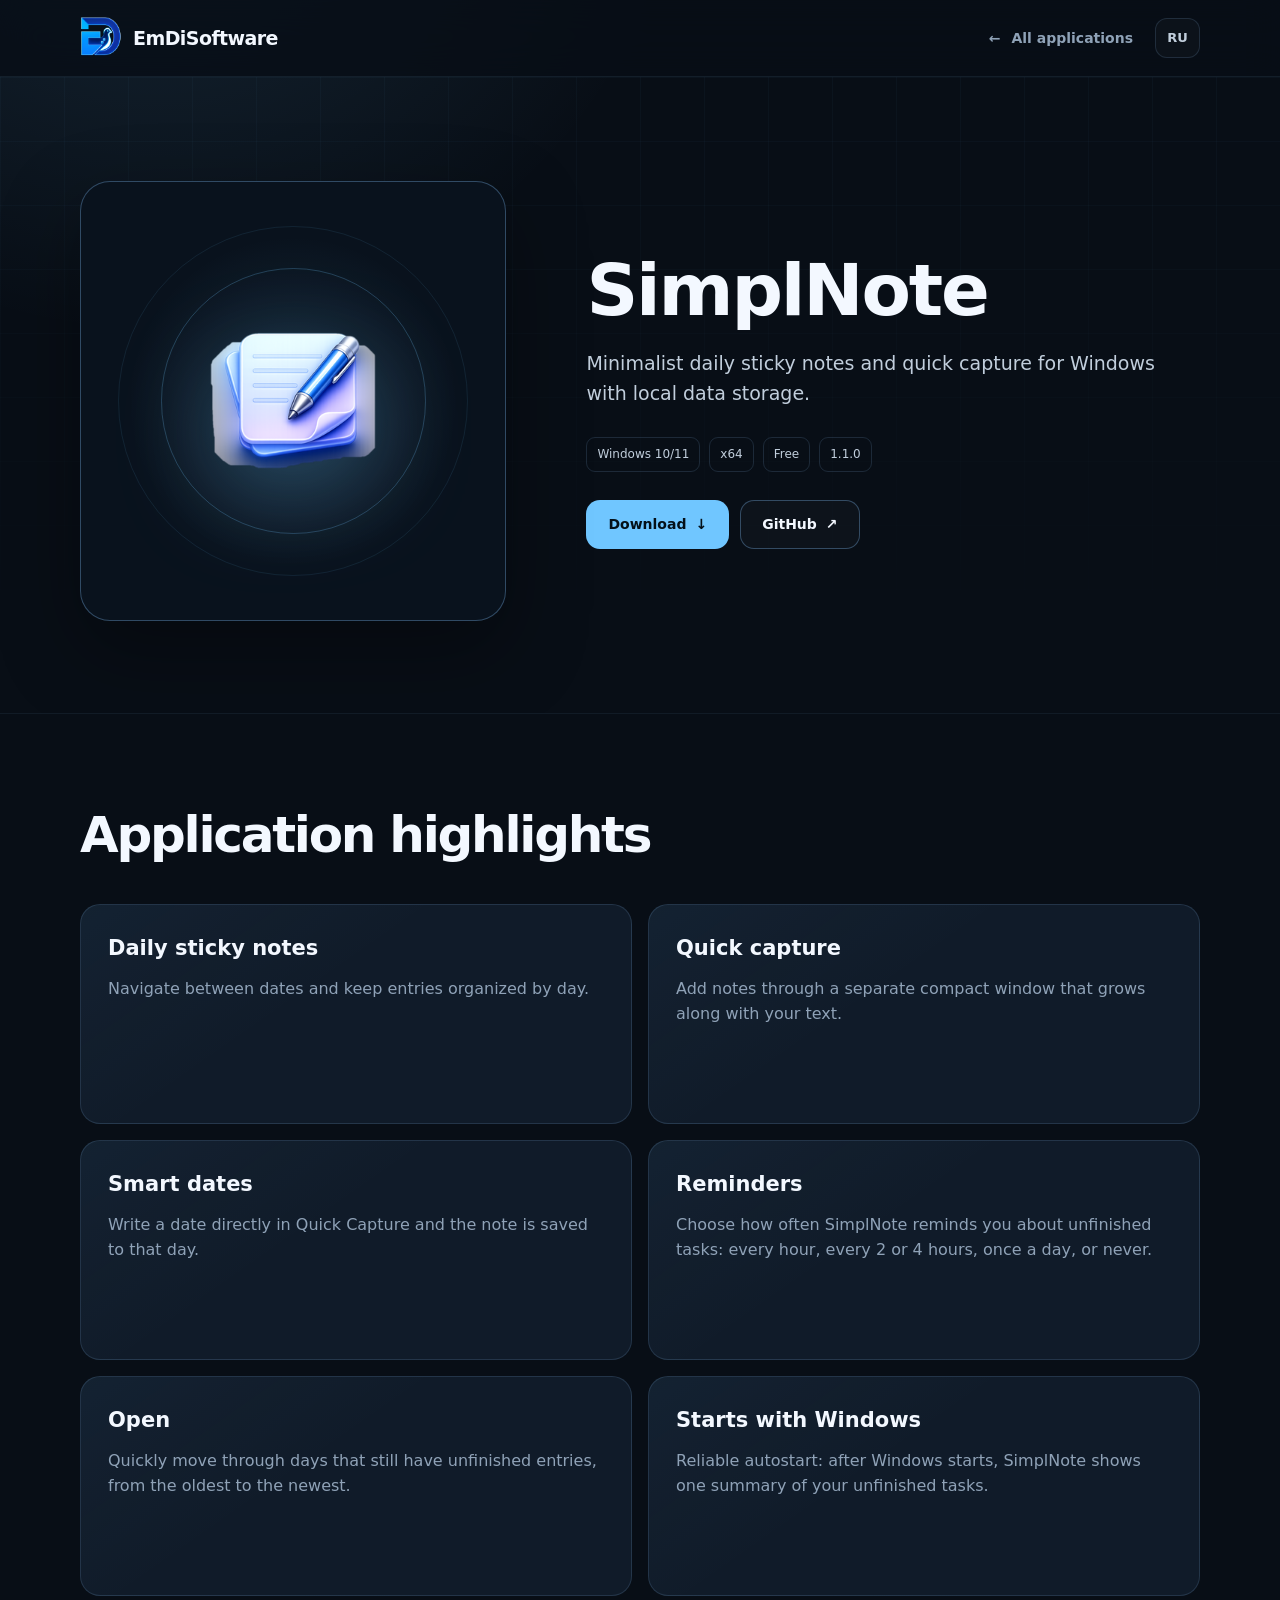
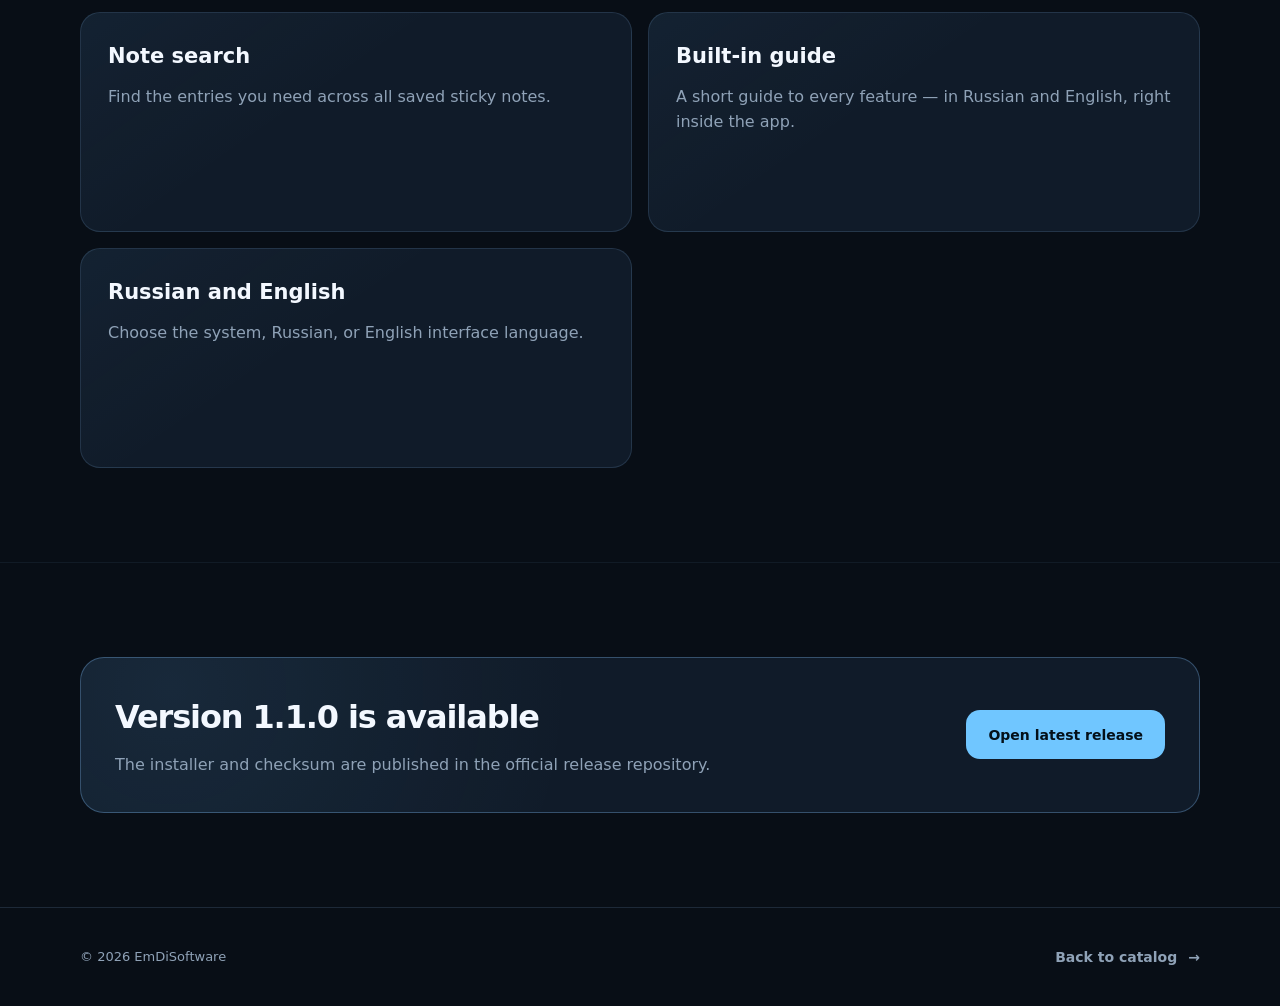
<file: simplnote/index.html>
<!doctype html>
<html lang="ru" style="--accent:#70c6ff;--accent-2:#786cf1;">
<head>
  <meta charset="utf-8">
  <meta name="viewport" content="width=device-width, initial-scale=1">
  <meta http-equiv="Cache-Control" content="no-cache, no-store, must-revalidate">
  <meta http-equiv="Pragma" content="no-cache">
  <meta http-equiv="Expires" content="0">
  <meta name="theme-color" content="#080e16">
  <meta name="color-scheme" content="dark">
  <meta name="site-build" content="v7">
  <title>SimplNote — EmDiSoftware</title>
  <meta name="description" content="Дневные стикеры, быстрые записи, умные даты, напоминания и локальное хранение данных в SimplNote для Windows.">
  <link rel="canonical" href="https://adamanomatik.github.io/simplnote/">
  <link rel="icon" type="image/png" href="../assets/favicon.png">
  <link rel="stylesheet" href="../product-v7.css?v=8">
</head>
<body>
  <header class="site-header">
    <div class="shell header-inner">
      <a class="brand" href="../">
        <img src="../assets/emdisoftware-logo.webp" alt="EmDiSoftware" width="42" height="42">
        <span>EmDiSoftware</span>
      </a>
      <a class="back-link" href="../">
        <span aria-hidden="true">←</span>
        <span data-lang="ru">Все приложения</span>
        <span data-lang="en" hidden>All applications</span>
      </a>

      <button class="language-switch" type="button" aria-label="Переключить язык">
        <span data-lang-button="ru">EN</span>
        <span data-lang-button="en" hidden>RU</span>
      </button>
    </div>
  </header>
  <main>
    <section class="product-hero">
      <div class="shell product-layout">
        <div class="logo-stage">
          <img src="../assets/simplnote-logo.webp" alt="SimplNote">
        </div>

        <div>
          <h1>SimplNote</h1>
          <p class="hero-description" data-lang="ru">Минималистичные дневные стикеры и быстрые записи для Windows с локальным хранением данных.</p>
          <p class="hero-description" data-lang="en" hidden>Minimalist daily sticky notes and quick capture for Windows with local data storage.</p>

          <div class="meta-row">
            <span>Windows 10/11</span>
            <span>x64</span>
            <span>Free</span>
            <span>1.1.0</span>
          </div>

          <div class="button-row">
            <a class="button button-primary" href="https://github.com/AdamAnomatik/SimplNote-Releases/releases/download/v1.1.0/SimplNote-1.1.0-win-x64-setup.exe">
              <span data-lang="ru">Скачать</span>
              <span data-lang="en" hidden>Download</span>
              <span aria-hidden="true">↓</span>
            </a>
            <a class="button button-secondary" href="https://github.com/AdamAnomatik/SimplNote-Releases">
              GitHub <span aria-hidden="true">↗</span>
            </a>
          </div>
        </div>
      </div>
    </section>
    <section class="content-section">
      <div class="shell">
        <div class="section-heading">
          <h2 data-lang="ru">Главное о приложении</h2>
          <h2 data-lang="en" hidden>Application highlights</h2>
        </div>
        <div class="feature-grid">

          <article class="feature-card">
            <h3 data-lang="ru">Дневные стикеры</h3>
            <h3 data-lang="en" hidden>Daily sticky notes</h3>
            <p data-lang="ru">Переключайтесь между датами и сохраняйте записи по дням.</p>
            <p data-lang="en" hidden>Navigate between dates and keep entries organized by day.</p>
          </article>
          <article class="feature-card">
            <h3 data-lang="ru">Быстрая запись</h3>
            <h3 data-lang="en" hidden>Quick capture</h3>
            <p data-lang="ru">Добавляйте заметки через отдельное компактное окно — оно растёт вместе с текстом.</p>
            <p data-lang="en" hidden>Add notes through a separate compact window that grows along with your text.</p>
          </article>
          <article class="feature-card">
            <h3 data-lang="ru">Умные даты</h3>
            <h3 data-lang="en" hidden>Smart dates</h3>
            <p data-lang="ru">Напишите дату прямо в тексте быстрой записи — заметка сохранится на этот день.</p>
            <p data-lang="en" hidden>Write a date directly in Quick Capture and the note is saved to that day.</p>
          </article>
          <article class="feature-card">
            <h3 data-lang="ru">Напоминания</h3>
            <h3 data-lang="en" hidden>Reminders</h3>
            <p data-lang="ru">Выбирайте интервал напоминаний о незавершённых делах: раз в час, раз в 2 или 4 часа, один раз в сутки или без них.</p>
            <p data-lang="en" hidden>Choose how often SimplNote reminds you about unfinished tasks: every hour, every 2 or 4 hours, once a day, or never.</p>
          </article>
          <article class="feature-card">
            <h3 data-lang="ru">Открытые</h3>
            <h3 data-lang="en" hidden>Open</h3>
            <p data-lang="ru">Быстрый переход по дням, где остались незавершённые записи — от самых ранних к более новым.</p>
            <p data-lang="en" hidden>Quickly move through days that still have unfinished entries, from the oldest to the newest.</p>
          </article>
          <article class="feature-card">
            <h3 data-lang="ru">Запуск вместе с Windows</h3>
            <h3 data-lang="en" hidden>Starts with Windows</h3>
            <p data-lang="ru">Надёжный автозапуск: после старта Windows SimplNote один раз покажет сводку незавершённых дел.</p>
            <p data-lang="en" hidden>Reliable autostart: after Windows starts, SimplNote shows one summary of your unfinished tasks.</p>
          </article>
          <article class="feature-card">
            <h3 data-lang="ru">Поиск по заметкам</h3>
            <h3 data-lang="en" hidden>Note search</h3>
            <p data-lang="ru">Находите нужные записи во всех сохранённых стикерах.</p>
            <p data-lang="en" hidden>Find the entries you need across all saved sticky notes.</p>
          </article>
          <article class="feature-card">
            <h3 data-lang="ru">Встроенное руководство</h3>
            <h3 data-lang="en" hidden>Built-in guide</h3>
            <p data-lang="ru">Краткое руководство по всем возможностям — на русском и английском, прямо в приложении.</p>
            <p data-lang="en" hidden>A short guide to every feature — in Russian and English, right inside the app.</p>
          </article>
          <article class="feature-card">
            <h3 data-lang="ru">Русский и English</h3>
            <h3 data-lang="en" hidden>Russian and English</h3>
            <p data-lang="ru">Выбирайте системный, русский или английский язык интерфейса.</p>
            <p data-lang="en" hidden>Choose the system, Russian, or English interface language.</p>
          </article>
        </div>
      </div>
    </section>
    <section class="content-section">
      <div class="shell">
        <div class="status-panel">
          <div>
            <h2 data-lang="ru">Версия 1.1.0 доступна</h2>
            <h2 data-lang="en" hidden>Version 1.1.0 is available</h2>
            <p data-lang="ru">Установщик и контрольная сумма опубликованы в официальном release-репозитории.</p>
            <p data-lang="en" hidden>The installer and checksum are published in the official release repository.</p>
          </div>

          <a class="button button-primary" href="https://github.com/AdamAnomatik/SimplNote-Releases/releases/tag/v1.1.0">
            <span data-lang="ru">Открыть последний релиз</span>
            <span data-lang="en" hidden>Open latest release</span>
          </a>
        </div>
      </div>
    </section>
  </main>
  <footer class="site-footer">
    <div class="shell footer-layout">
      <p>© 2026 EmDiSoftware</p>
      <a class="back-link" href="../">
        <span data-lang="ru">Вернуться в каталог</span>
        <span data-lang="en" hidden>Back to catalog</span>
        <span aria-hidden="true">→</span>
      </a>
    </div>
  </footer>

  <script src="../product-v7.js?v=7"></script>
</body>
</html>
</file>
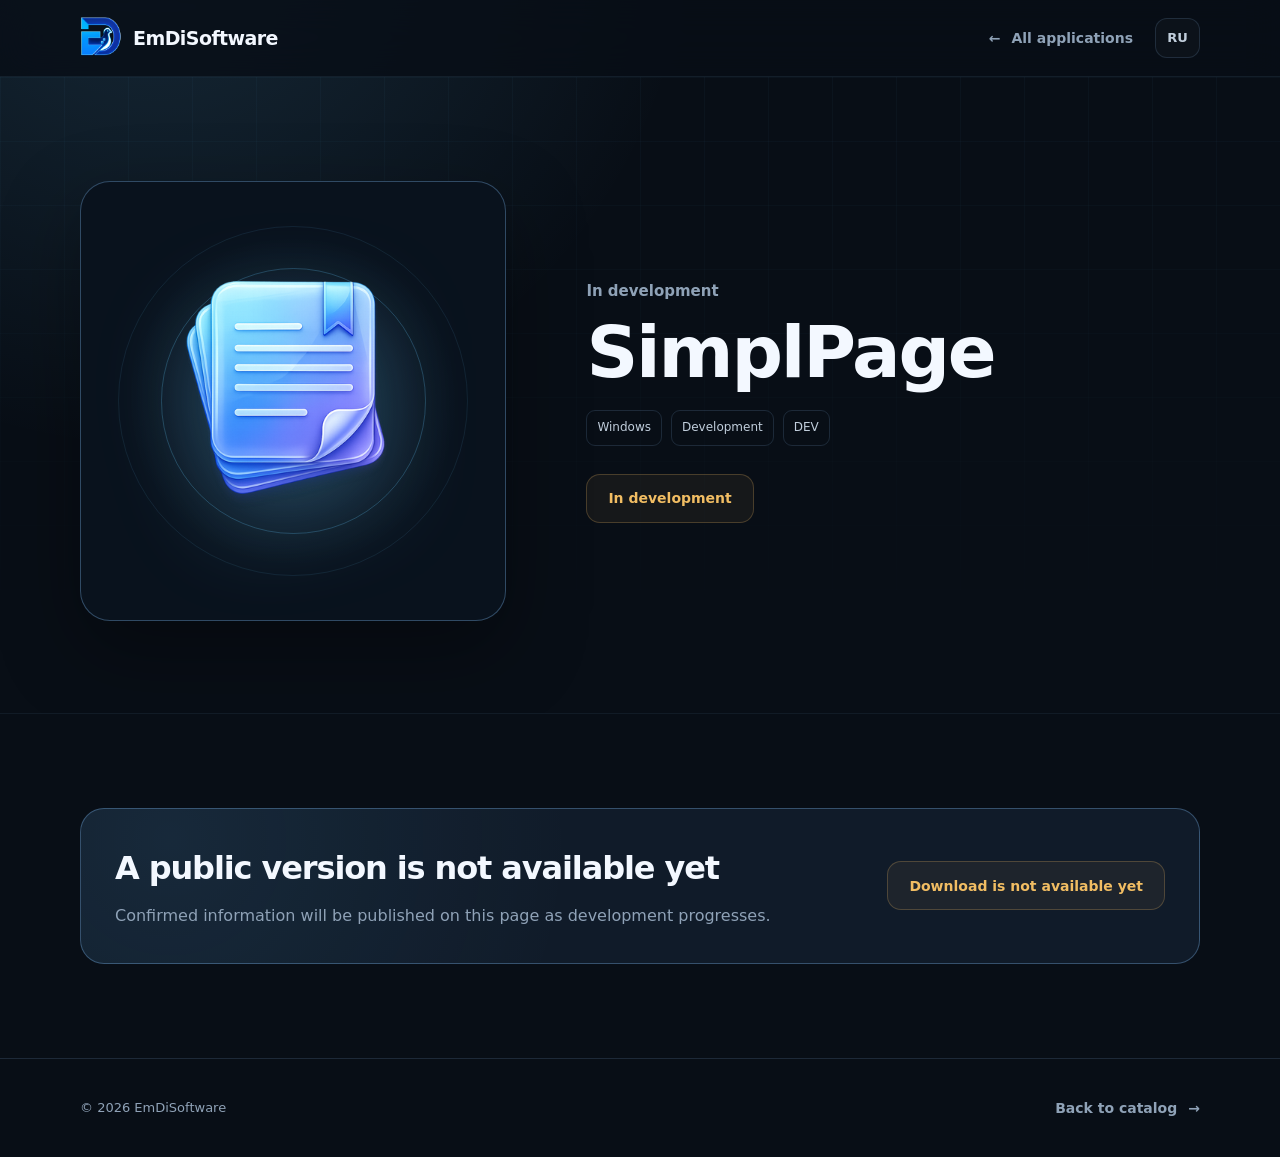
<file: simplpage/index.html>
<!doctype html>
<html lang="ru" style="--accent:#67c9ff;--accent-2:#7568ee;">
<head>
  <meta charset="utf-8">
  <meta name="viewport" content="width=device-width, initial-scale=1">
  <meta http-equiv="Cache-Control" content="no-cache, no-store, must-revalidate">
  <meta http-equiv="Pragma" content="no-cache">
  <meta http-equiv="Expires" content="0">
  <meta name="theme-color" content="#080e16">
  <meta name="color-scheme" content="dark">
  <meta name="site-build" content="v7">
  <title>SimplPage — EmDiSoftware</title>
  <meta name="description" content="SimplPage — приложение для Windows от EmDiSoftware, находящееся в разработке.">
  <link rel="canonical" href="https://adamanomatik.github.io/simplpage/">
  <link rel="icon" type="image/png" href="../assets/favicon.png">
  <link rel="stylesheet" href="../product-v7.css?v=8">
</head>
<body>
  <header class="site-header">
    <div class="shell header-inner">
      <a class="brand" href="../">
        <img src="../assets/emdisoftware-logo.webp" alt="EmDiSoftware" width="42" height="42">
        <span>EmDiSoftware</span>
      </a>

      <a class="back-link" href="../">
        <span aria-hidden="true">←</span>
        <span data-lang="ru">Все приложения</span>
        <span data-lang="en" hidden>All applications</span>
      </a>

      <button class="language-switch" type="button" aria-label="Переключить язык">
        <span data-lang-button="ru">EN</span>
        <span data-lang-button="en" hidden>RU</span>
      </button>
    </div>
  </header>

  <main>
    <section class="product-hero">
      <div class="shell product-layout">
        <div class="logo-stage">
          <img src="../assets/simplpage-logo.webp" alt="SimplPage">
        </div>

        <div>
          <p class="eyebrow">
            <span data-lang="ru">В разработке</span>
            <span data-lang="en" hidden>In development</span>
          </p>

          <h1>SimplPage</h1>

          <div class="meta-row">
            <span>Windows</span>
<span>Development</span>
            <span>DEV</span>
          </div>

          
          <div class="button-row">
            <span class="button button-disabled">
              <span data-lang="ru">В разработке</span>
              <span data-lang="en" hidden>In development</span>
            </span>
          </div>
        </div>
      </div>
    </section>

    <section class="content-section">
      <div class="shell">
        <div class="status-panel">
          <div>
            <h2 data-lang="ru">Публичная версия ещё не выпущена</h2>
            <h2 data-lang="en" hidden>A public version is not available yet</h2>
            <p data-lang="ru">На этой странице будут публиковаться подтверждённые сведения по мере разработки.</p>
            <p data-lang="en" hidden>Confirmed information will be published on this page as development progresses.</p>
          </div>

          
          <span class="button button-disabled">
            <span data-lang="ru">Скачать пока нельзя</span>
            <span data-lang="en" hidden>Download is not available yet</span>
          </span>
        </div>
      </div>
    </section>
  </main>

  <footer class="site-footer">
    <div class="shell footer-layout">
      <p>© 2026 EmDiSoftware</p>
      <a class="back-link" href="../">
        <span data-lang="ru">Вернуться в каталог</span>
        <span data-lang="en" hidden>Back to catalog</span>
        <span aria-hidden="true">→</span>
      </a>
    </div>
  </footer>

  <script src="../product-v7.js?v=7"></script>
</body>
</html>
</file>
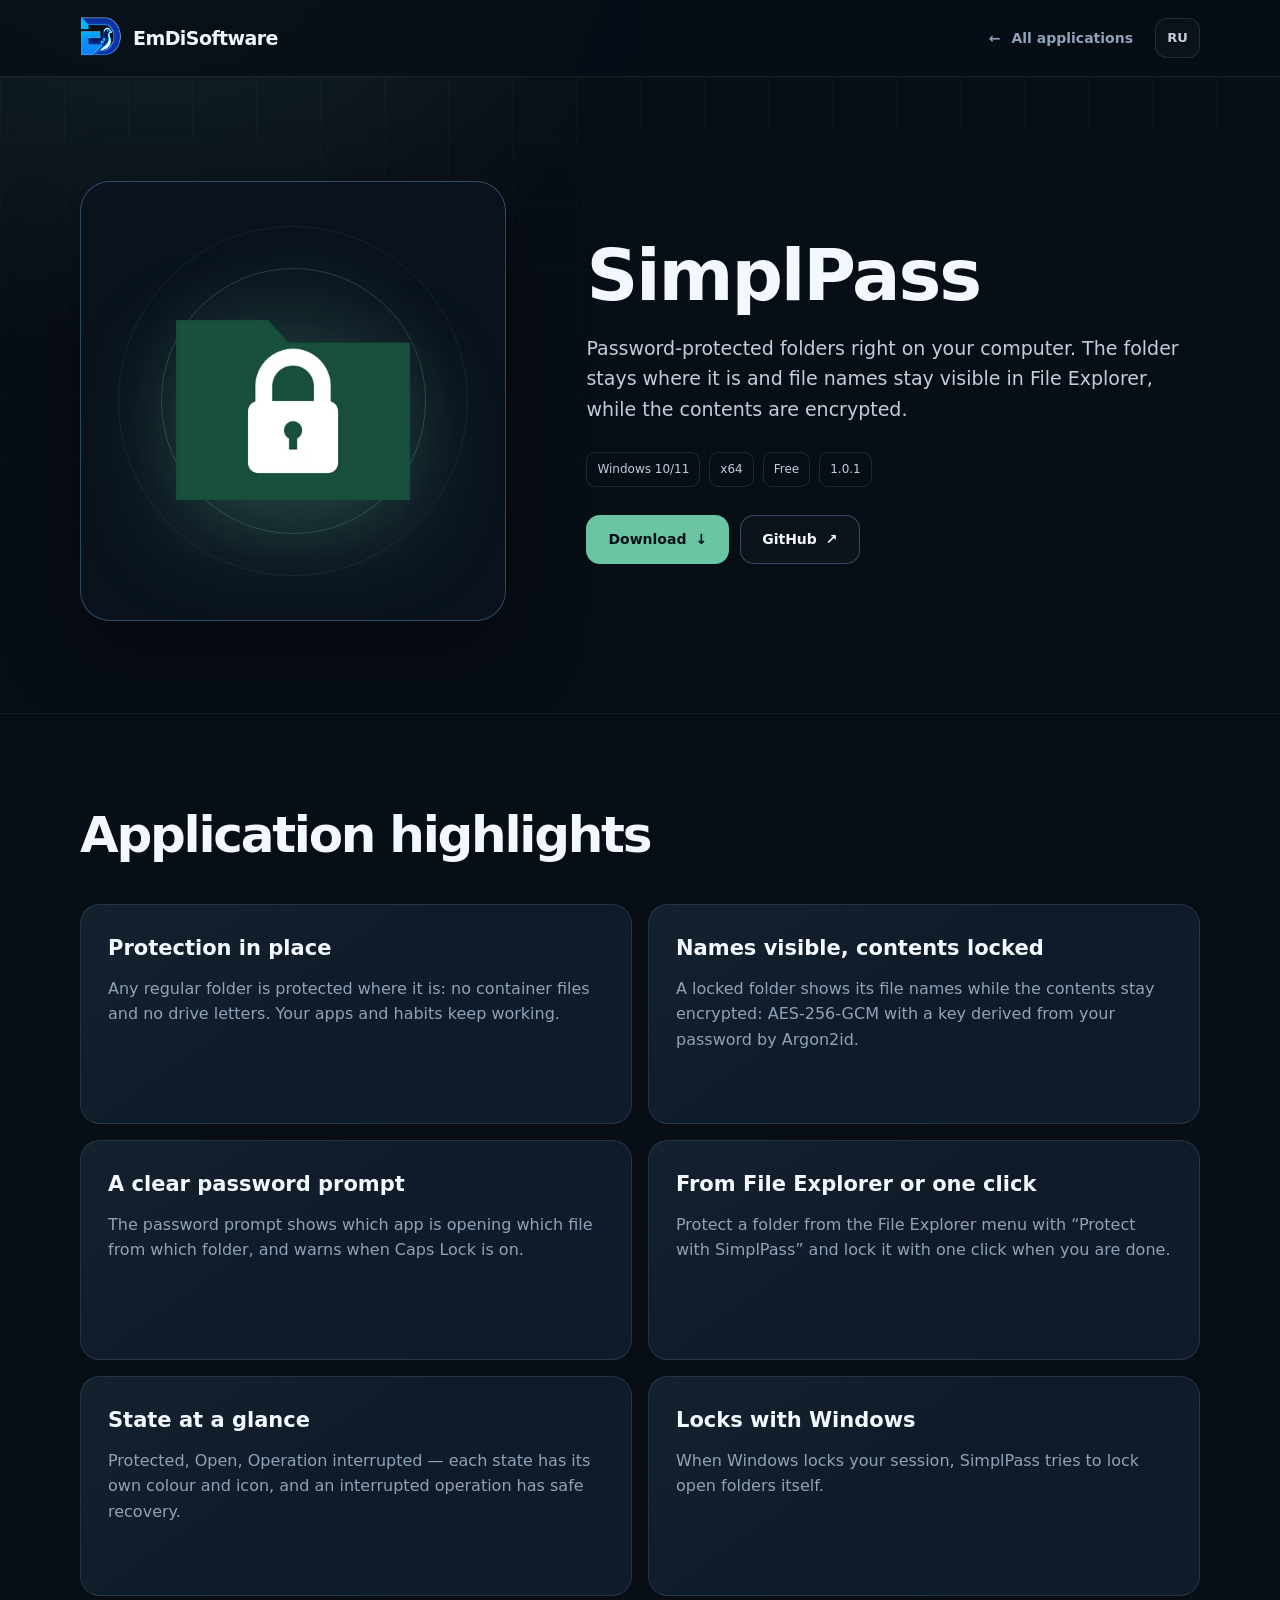
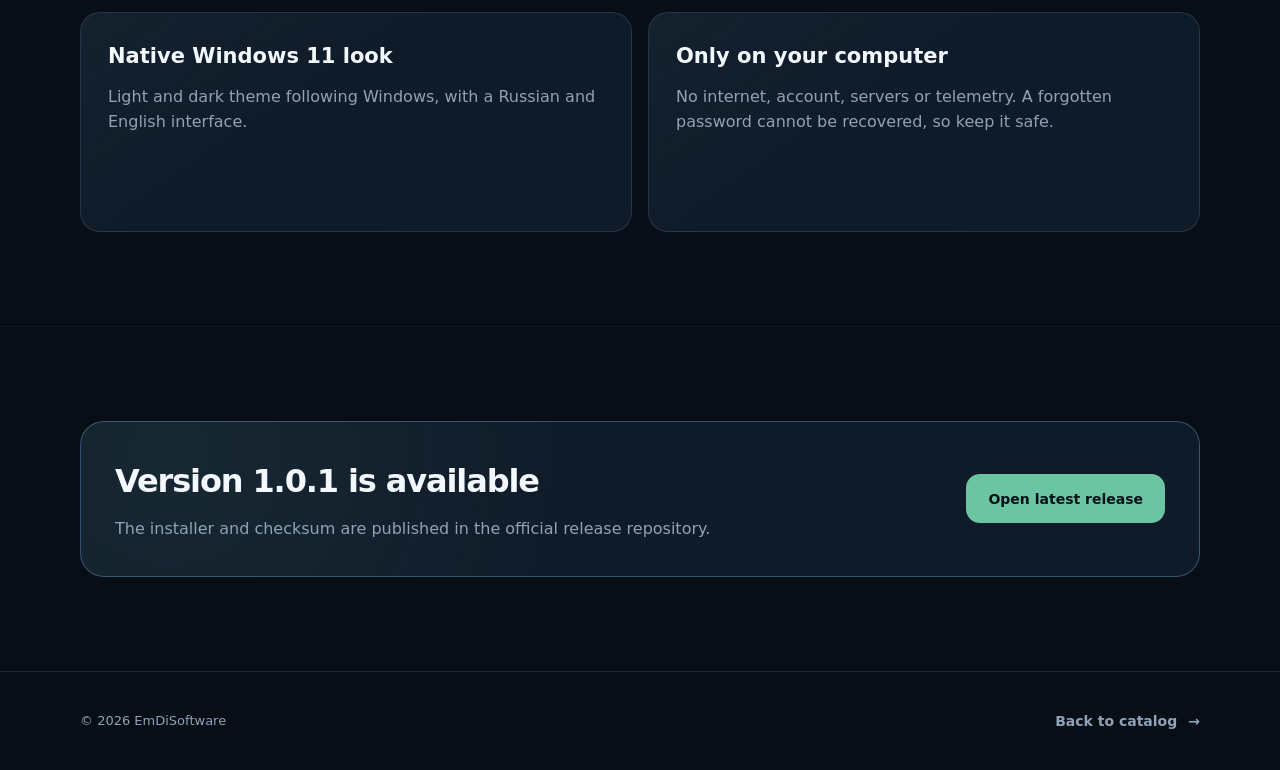
<file: simplpass/index.html>
<!doctype html>
<html lang="ru" style="--accent:#6cc5a2;--accent-2:#3fa383;">
<head>
  <meta charset="utf-8">
  <meta name="viewport" content="width=device-width, initial-scale=1">
  <meta http-equiv="Cache-Control" content="no-cache, no-store, must-revalidate">
  <meta http-equiv="Pragma" content="no-cache">
  <meta http-equiv="Expires" content="0">
  <meta name="theme-color" content="#080e16">
  <meta name="color-scheme" content="dark">
  <meta name="site-build" content="v8">
  <title>SimplPass — EmDiSoftware</title>
  <meta name="description" content="SimplPass — защита папок паролем в Windows: папка остаётся на месте, имена файлов видны, а содержимое зашифровано. Без интернета и учётной записи.">
  <link rel="canonical" href="https://adamanomatik.github.io/simplpass/">
  <link rel="icon" type="image/png" href="../assets/favicon.png">
  <link rel="stylesheet" href="../product-v7.css?v=8">
</head>
<body>
  <header class="site-header">
    <div class="shell header-inner">
      <a class="brand" href="../">
        <img src="../assets/emdisoftware-logo.webp" alt="EmDiSoftware" width="42" height="42">
        <span>EmDiSoftware</span>
      </a>

      <a class="back-link" href="../">
        <span aria-hidden="true">←</span>
        <span data-lang="ru">Все приложения</span>
        <span data-lang="en" hidden>All applications</span>
      </a>

      <button class="language-switch" type="button" aria-label="Переключить язык">
        <span data-lang-button="ru">EN</span>
        <span data-lang-button="en" hidden>RU</span>
      </button>
    </div>
  </header>

  <main>
    <section class="product-hero">
      <div class="shell product-layout">
        <div class="logo-stage">
          <img src="../assets/simplpass-logo.webp" alt="SimplPass">
        </div>

        <div>
          <h1>SimplPass</h1>

          <p class="hero-description" data-lang="ru">Защита папок паролем прямо на вашем компьютере. Папка остаётся на месте, имена файлов видны в Проводнике, а их содержимое зашифровано.</p>
          <p class="hero-description" data-lang="en" hidden>Password-protected folders right on your computer. The folder stays where it is and file names stay visible in File Explorer, while the contents are encrypted.</p>

          <div class="meta-row">
            <span>Windows 10/11</span>
            <span>x64</span>
            <span>Free</span>
            <span>1.0.1</span>
          </div>

          <div class="button-row">
            <a class="button button-primary" href="https://github.com/AdamAnomatik/SimplPass-Releases/releases/download/v1.0.1/SimplPass-1.0.1-win-x64-setup.exe">
              <span data-lang="ru">Скачать</span>
              <span data-lang="en" hidden>Download</span>
              <span aria-hidden="true">↓</span>
            </a>
            <a class="button button-secondary" href="https://github.com/AdamAnomatik/SimplPass-Releases">
              GitHub <span aria-hidden="true">↗</span>
            </a>
          </div>
        </div>
      </div>
    </section>

    <section class="content-section">
      <div class="shell">
        <div class="section-heading">
          <h2 data-lang="ru">Главное о приложении</h2>
          <h2 data-lang="en" hidden>Application highlights</h2>
        </div>

        <div class="feature-grid">

          <article class="feature-card">
            <h3 data-lang="ru">Защита на месте</h3>
            <h3 data-lang="en" hidden>Protection in place</h3>
            <p data-lang="ru">Любая обычная папка защищается там, где лежит: без файлов-контейнеров и букв дисков. Программы и привычки продолжают работать.</p>
            <p data-lang="en" hidden>Any regular folder is protected where it is: no container files and no drive letters. Your apps and habits keep working.</p>
          </article>

          <article class="feature-card">
            <h3 data-lang="ru">Имена видны, содержимое закрыто</h3>
            <h3 data-lang="en" hidden>Names visible, contents locked</h3>
            <p data-lang="ru">В заблокированной папке видны имена файлов, а их содержимое зашифровано: AES-256-GCM, ключ из пароля по Argon2id.</p>
            <p data-lang="en" hidden>A locked folder shows its file names while the contents stay encrypted: AES-256-GCM with a key derived from your password by Argon2id.</p>
          </article>

          <article class="feature-card">
            <h3 data-lang="ru">Понятный запрос пароля</h3>
            <h3 data-lang="en" hidden>A clear password prompt</h3>
            <p data-lang="ru">Окно пароля показывает, какая программа открывает какой файл и из какой папки, и предупреждает о включённом Caps Lock.</p>
            <p data-lang="en" hidden>The password prompt shows which app is opening which file from which folder, and warns when Caps Lock is on.</p>
          </article>

          <article class="feature-card">
            <h3 data-lang="ru">Из Проводника и одной кнопкой</h3>
            <h3 data-lang="en" hidden>From File Explorer or one click</h3>
            <p data-lang="ru">Защитите папку из меню Проводника «Защитить с SimplPass» и блокируйте её одной кнопкой, когда закончили.</p>
            <p data-lang="en" hidden>Protect a folder from the File Explorer menu with “Protect with SimplPass” and lock it with one click when you are done.</p>
          </article>

          <article class="feature-card">
            <h3 data-lang="ru">Состояние видно сразу</h3>
            <h3 data-lang="en" hidden>State at a glance</h3>
            <p data-lang="ru">«Защищено», «Открыто», «Операция прервана» — у каждого состояния свой цвет и значок, а у прерванной операции есть безопасное восстановление.</p>
            <p data-lang="en" hidden>Protected, Open, Operation interrupted — each state has its own colour and icon, and an interrupted operation has safe recovery.</p>
          </article>

          <article class="feature-card">
            <h3 data-lang="ru">Блокировка вместе с Windows</h3>
            <h3 data-lang="en" hidden>Locks with Windows</h3>
            <p data-lang="ru">Когда Windows блокирует сеанс, SimplPass старается заблокировать открытые папки сам.</p>
            <p data-lang="en" hidden>When Windows locks your session, SimplPass tries to lock open folders itself.</p>
          </article>

          <article class="feature-card">
            <h3 data-lang="ru">Родной вид Windows 11</h3>
            <h3 data-lang="en" hidden>Native Windows 11 look</h3>
            <p data-lang="ru">Светлая и тёмная тема по настройкам Windows, интерфейс на русском и английском языках.</p>
            <p data-lang="en" hidden>Light and dark theme following Windows, with a Russian and English interface.</p>
          </article>

          <article class="feature-card">
            <h3 data-lang="ru">Только на вашем компьютере</h3>
            <h3 data-lang="en" hidden>Only on your computer</h3>
            <p data-lang="ru">Без интернета, учётной записи, серверов и телеметрии. Забытый пароль восстановить нельзя — храните его надёжно.</p>
            <p data-lang="en" hidden>No internet, account, servers or telemetry. A forgotten password cannot be recovered, so keep it safe.</p>
          </article>
        </div>
      </div>
    </section>

    <section class="content-section">
      <div class="shell">
        <div class="status-panel">
          <div>
            <h2 data-lang="ru">Версия 1.0.1 доступна</h2>
            <h2 data-lang="en" hidden>Version 1.0.1 is available</h2>
            <p data-lang="ru">Установщик и контрольная сумма опубликованы в официальном release-репозитории.</p>
            <p data-lang="en" hidden>The installer and checksum are published in the official release repository.</p>
          </div>

          <a class="button button-primary" href="https://github.com/AdamAnomatik/SimplPass-Releases/releases/tag/v1.0.1">
            <span data-lang="ru">Открыть последний релиз</span>
            <span data-lang="en" hidden>Open latest release</span>
          </a>
        </div>
      </div>
    </section>
  </main>

  <footer class="site-footer">
    <div class="shell footer-layout">
      <p>© 2026 EmDiSoftware</p>
      <a class="back-link" href="../">
        <span data-lang="ru">Вернуться в каталог</span>
        <span data-lang="en" hidden>Back to catalog</span>
        <span aria-hidden="true">→</span>
      </a>
    </div>
  </footer>

  <script src="../product-v7.js?v=7"></script>
</body>
</html>
</file>
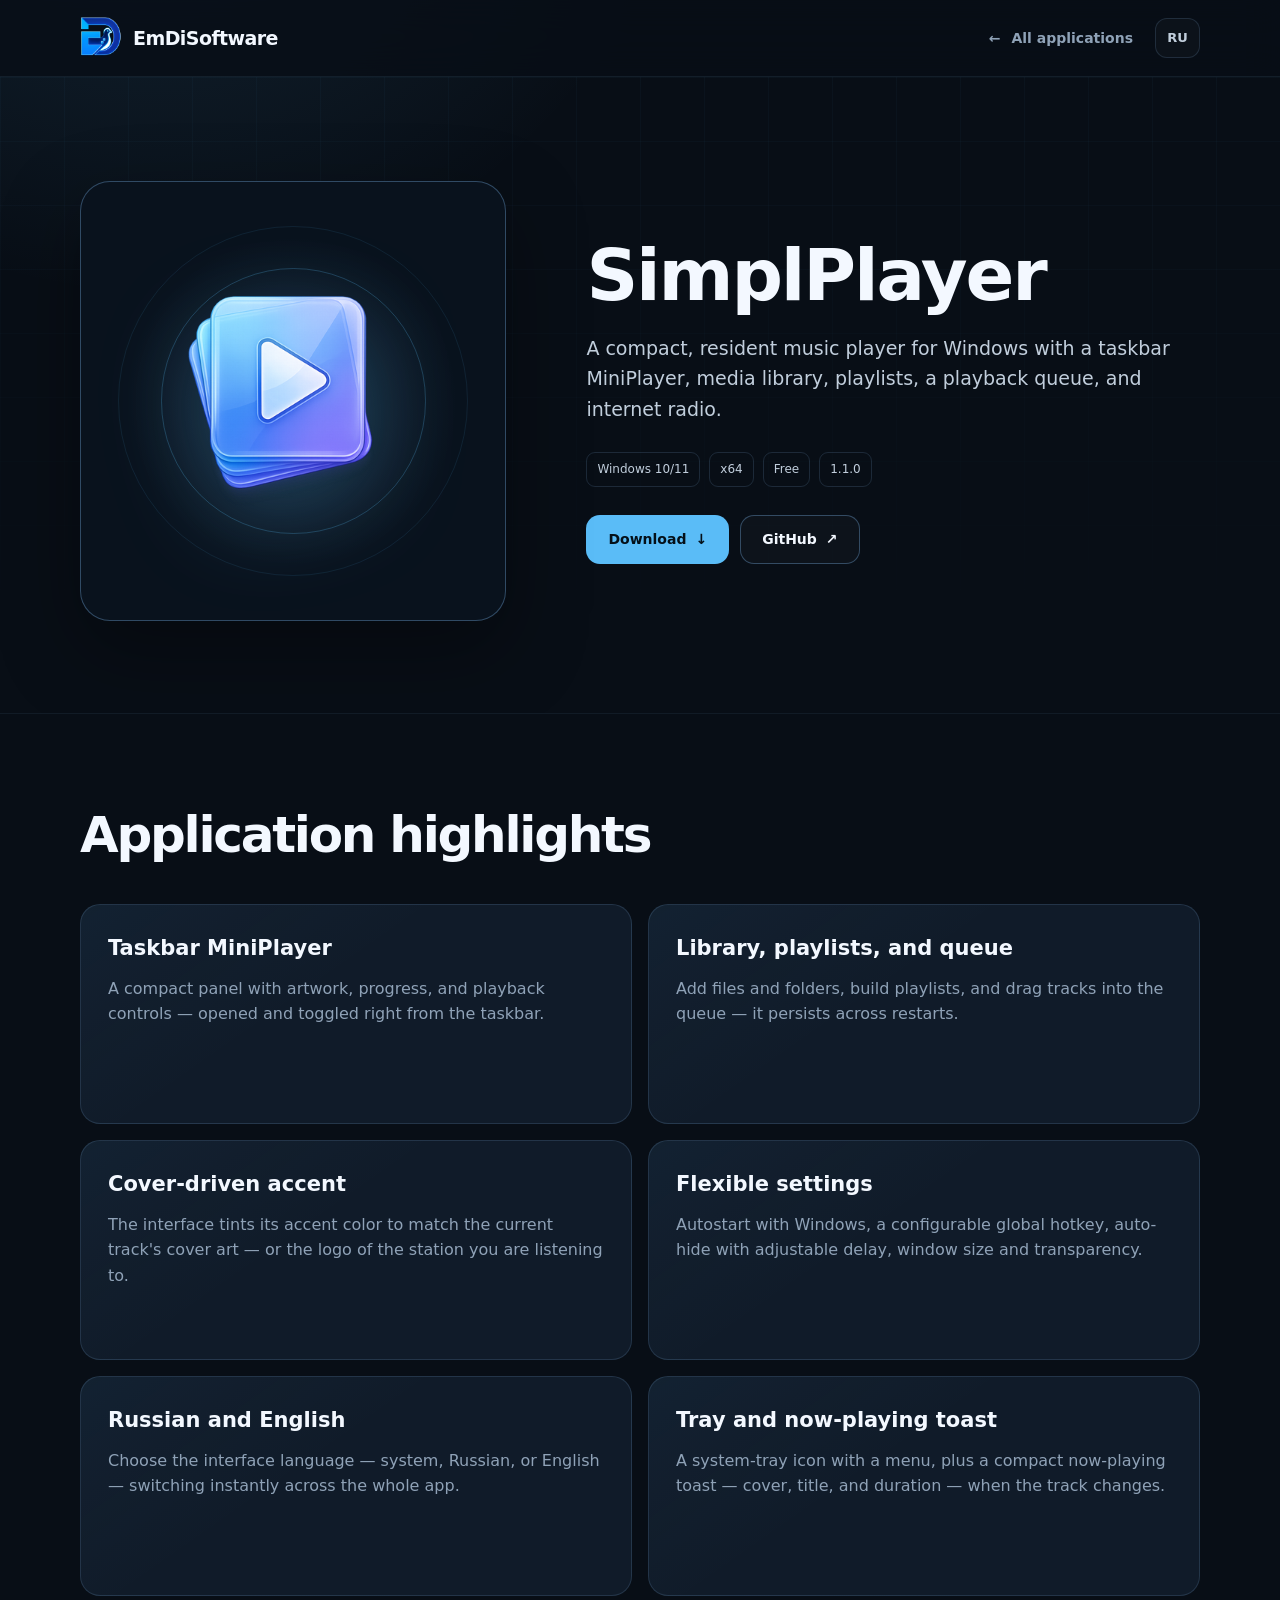
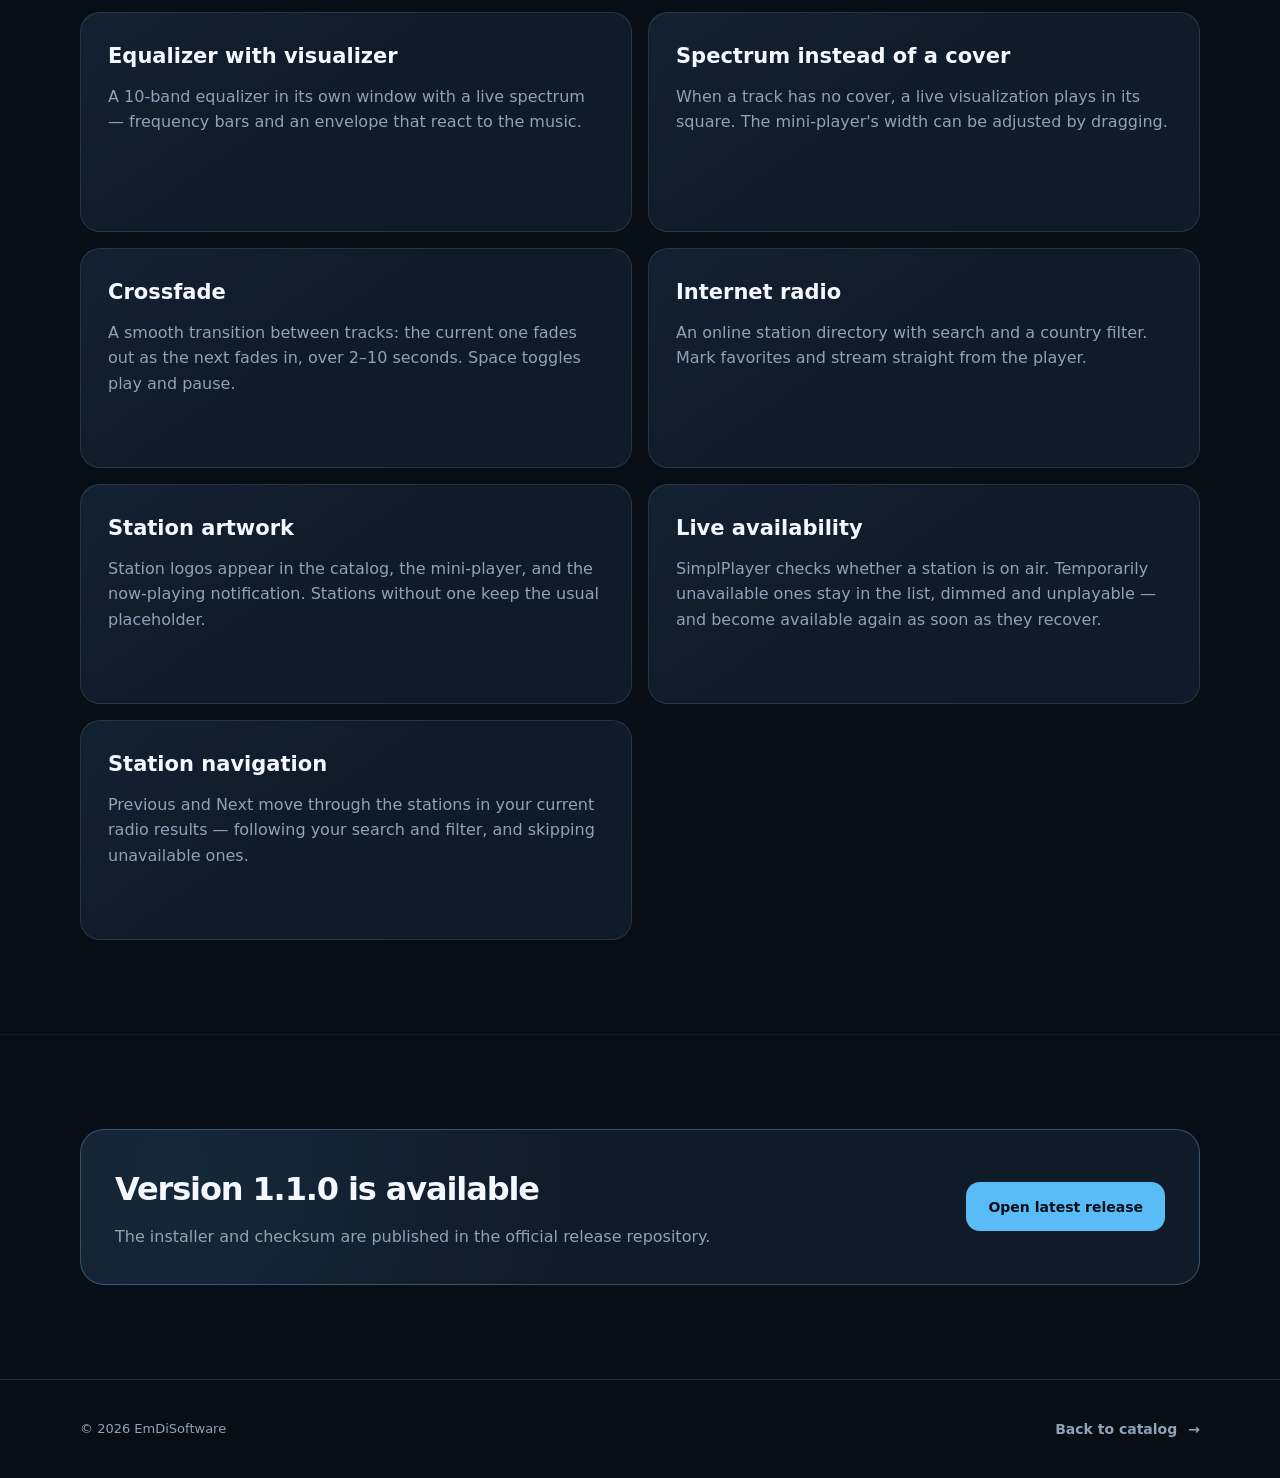
<file: simplplayer/index.html>
<!doctype html>
<html lang="ru" style="--accent:#5abcf7;--accent-2:#776af0;">
<head>
  <meta charset="utf-8">
  <meta name="viewport" content="width=device-width, initial-scale=1">
  <meta http-equiv="Cache-Control" content="no-cache, no-store, must-revalidate">
  <meta http-equiv="Pragma" content="no-cache">
  <meta http-equiv="Expires" content="0">
  <meta name="theme-color" content="#080e16">
  <meta name="color-scheme" content="dark">
  <meta name="site-build" content="v8">
  <title>SimplPlayer — EmDiSoftware</title>
  <meta name="description" content="SimplPlayer — компактный резидентный музыкальный плеер для Windows с мини-плеером, медиатекой, плейлистами, очередью и интернет-радио.">
  <link rel="canonical" href="https://adamanomatik.github.io/simplplayer/">
  <link rel="icon" type="image/png" href="../assets/favicon.png">
  <link rel="stylesheet" href="../product-v7.css?v=8">
</head>
<body>
  <header class="site-header">
    <div class="shell header-inner">
      <a class="brand" href="../">
        <img src="../assets/emdisoftware-logo.webp" alt="EmDiSoftware" width="42" height="42">
        <span>EmDiSoftware</span>
      </a>

      <a class="back-link" href="../">
        <span aria-hidden="true">←</span>
        <span data-lang="ru">Все приложения</span>
        <span data-lang="en" hidden>All applications</span>
      </a>

      <button class="language-switch" type="button" aria-label="Переключить язык">
        <span data-lang-button="ru">EN</span>
        <span data-lang-button="en" hidden>RU</span>
      </button>
    </div>
  </header>

  <main>
    <section class="product-hero">
      <div class="shell product-layout">
        <div class="logo-stage">
          <img src="../assets/simplplayer-logo.webp" alt="SimplPlayer">
        </div>

        <div>
          <h1>SimplPlayer</h1>

          <p class="hero-description" data-lang="ru">Компактный резидентный музыкальный плеер для Windows с мини-плеером у панели задач, медиатекой, плейлистами, очередью воспроизведения и интернет-радио.</p>
          <p class="hero-description" data-lang="en" hidden>A compact, resident music player for Windows with a taskbar MiniPlayer, media library, playlists, a playback queue, and internet radio.</p>

          <div class="meta-row">
            <span>Windows 10/11</span>
            <span>x64</span>
            <span>Free</span>
            <span>1.1.0</span>
          </div>

          <div class="button-row">
            <a class="button button-primary" href="https://github.com/AdamAnomatik/SimplPlayer-Releases/releases/download/v1.1.0/SimplPlayer-1.1.0-win-x64-setup.exe">
              <span data-lang="ru">Скачать</span>
              <span data-lang="en" hidden>Download</span>
              <span aria-hidden="true">↓</span>
            </a>
            <a class="button button-secondary" href="https://github.com/AdamAnomatik/SimplPlayer-Releases">
              GitHub <span aria-hidden="true">↗</span>
            </a>
          </div>
        </div>
      </div>
    </section>

    <section class="content-section">
      <div class="shell">
        <div class="section-heading">
          <h2 data-lang="ru">Главное о приложении</h2>
          <h2 data-lang="en" hidden>Application highlights</h2>
        </div>

        <div class="feature-grid">

          <article class="feature-card">
            <h3 data-lang="ru">Мини-плеер у панели задач</h3>
            <h3 data-lang="en" hidden>Taskbar MiniPlayer</h3>
            <p data-lang="ru">Компактная панель с обложкой, прогрессом и управлением — открывается и сворачивается прямо с панели задач.</p>
            <p data-lang="en" hidden>A compact panel with artwork, progress, and playback controls — opened and toggled right from the taskbar.</p>
          </article>

          <article class="feature-card">
            <h3 data-lang="ru">Медиатека, плейлисты и очередь</h3>
            <h3 data-lang="en" hidden>Library, playlists, and queue</h3>
            <p data-lang="ru">Добавляйте файлы и папки, собирайте плейлисты, перетаскивайте треки в очередь — она сохраняется между запусками.</p>
            <p data-lang="en" hidden>Add files and folders, build playlists, and drag tracks into the queue — it persists across restarts.</p>
          </article>

          <article class="feature-card">
            <h3 data-lang="ru">Акцент по обложке трека</h3>
            <h3 data-lang="en" hidden>Cover-driven accent</h3>
            <p data-lang="ru">Интерфейс подстраивает акцентный цвет под обложку текущего трека или логотип радиостанции.</p>
            <p data-lang="en" hidden>The interface tints its accent color to match the current track's cover art — or the logo of the station you are listening to.</p>
          </article>

          <article class="feature-card">
            <h3 data-lang="ru">Гибкие настройки</h3>
            <h3 data-lang="en" hidden>Flexible settings</h3>
            <p data-lang="ru">Автозапуск с Windows, настраиваемая горячая клавиша, автоскрытие с задержкой, размер и прозрачность окон.</p>
            <p data-lang="en" hidden>Autostart with Windows, a configurable global hotkey, auto-hide with adjustable delay, window size and transparency.</p>
          </article>

          <article class="feature-card">
            <h3 data-lang="ru">Русский и английский</h3>
            <h3 data-lang="en" hidden>Russian and English</h3>
            <p data-lang="ru">Язык интерфейса на выбор: системный, русский или английский — переключается мгновенно во всём приложении.</p>
            <p data-lang="en" hidden>Choose the interface language — system, Russian, or English — switching instantly across the whole app.</p>
          </article>

          <article class="feature-card">
            <h3 data-lang="ru">Трей и уведомление о треке</h3>
            <h3 data-lang="en" hidden>Tray and now-playing toast</h3>
            <p data-lang="ru">Значок в системном трее с меню, а при смене трека — компактное уведомление с обложкой, названием и длительностью.</p>
            <p data-lang="en" hidden>A system-tray icon with a menu, plus a compact now-playing toast — cover, title, and duration — when the track changes.</p>
          </article>

          <article class="feature-card">
            <h3 data-lang="ru">Эквалайзер с визуализацией</h3>
            <h3 data-lang="en" hidden>Equalizer with visualizer</h3>
            <p data-lang="ru">10-полосный эквалайзер в отдельном окне с живым спектром — бары частот и огибающая реагируют на музыку.</p>
            <p data-lang="en" hidden>A 10-band equalizer in its own window with a live spectrum — frequency bars and an envelope that react to the music.</p>
          </article>

          <article class="feature-card">
            <h3 data-lang="ru">Спектр вместо обложки</h3>
            <h3 data-lang="en" hidden>Spectrum instead of a cover</h3>
            <p data-lang="ru">Если у трека нет обложки, в её квадрате играет живая визуализация. Ширину мини-плеера можно менять перетаскиванием.</p>
            <p data-lang="en" hidden>When a track has no cover, a live visualization plays in its square. The mini-player's width can be adjusted by dragging.</p>
          </article>

          <article class="feature-card">
            <h3 data-lang="ru">Кроссфейд</h3>
            <h3 data-lang="en" hidden>Crossfade</h3>
            <p data-lang="ru">Плавный переход между треками: конец текущего затихает, а следующий нарастает. Длительность — 2–10 секунд. Пробел ставит на паузу и запускает воспроизведение.</p>
            <p data-lang="en" hidden>A smooth transition between tracks: the current one fades out as the next fades in, over 2–10 seconds. Space toggles play and pause.</p>
          </article>

          <article class="feature-card">
            <h3 data-lang="ru">Интернет-радио</h3>
            <h3 data-lang="en" hidden>Internet radio</h3>
            <p data-lang="ru">Каталог онлайн-станций с поиском и фильтром по стране. Отмечайте избранные и слушайте поток прямо в плеере.</p>
            <p data-lang="en" hidden>An online station directory with search and a country filter. Mark favorites and stream straight from the player.</p>
          </article>

          <article class="feature-card">
            <h3 data-lang="ru">Логотипы станций</h3>
            <h3 data-lang="en" hidden>Station artwork</h3>
            <p data-lang="ru">Логотипы станций показываются в каталоге, мини-плеере и уведомлении «Сейчас играет». Если логотипа нет, остаётся обычная заглушка.</p>
            <p data-lang="en" hidden>Station logos appear in the catalog, the mini-player, and the now-playing notification. Stations without one keep the usual placeholder.</p>
          </article>

          <article class="feature-card">
            <h3 data-lang="ru">Проверка доступности</h3>
            <h3 data-lang="en" hidden>Live availability</h3>
            <p data-lang="ru">SimplPlayer проверяет, работает ли станция. Временно недоступные остаются в списке, но затемняются и не запускаются — и снова становятся доступными, как только заработают.</p>
            <p data-lang="en" hidden>SimplPlayer checks whether a station is on air. Temporarily unavailable ones stay in the list, dimmed and unplayable — and become available again as soon as they recover.</p>
          </article>

          <article class="feature-card">
            <h3 data-lang="ru">Переключение станций</h3>
            <h3 data-lang="en" hidden>Station navigation</h3>
            <p data-lang="ru">Кнопки «Предыдущий» и «Следующий» переключают станции в текущем списке радио — с учётом поиска и фильтра, пропуская недоступные.</p>
            <p data-lang="en" hidden>Previous and Next move through the stations in your current radio results — following your search and filter, and skipping unavailable ones.</p>
          </article>
        </div>
      </div>
    </section>

    <section class="content-section">
      <div class="shell">
        <div class="status-panel">
          <div>
            <h2 data-lang="ru">Версия 1.1.0 доступна</h2>
            <h2 data-lang="en" hidden>Version 1.1.0 is available</h2>
            <p data-lang="ru">Установщик и контрольная сумма опубликованы в официальном release-репозитории.</p>
            <p data-lang="en" hidden>The installer and checksum are published in the official release repository.</p>
          </div>

          <a class="button button-primary" href="https://github.com/AdamAnomatik/SimplPlayer-Releases/releases/tag/v1.1.0">
            <span data-lang="ru">Открыть последний релиз</span>
            <span data-lang="en" hidden>Open latest release</span>
          </a>
        </div>
      </div>
    </section>
  </main>

  <footer class="site-footer">
    <div class="shell footer-layout">
      <p>© 2026 EmDiSoftware</p>
      <a class="back-link" href="../">
        <span data-lang="ru">Вернуться в каталог</span>
        <span data-lang="en" hidden>Back to catalog</span>
        <span aria-hidden="true">→</span>
      </a>
    </div>
  </footer>

  <script src="../product-v7.js?v=7"></script>
</body>
</html>
</file>
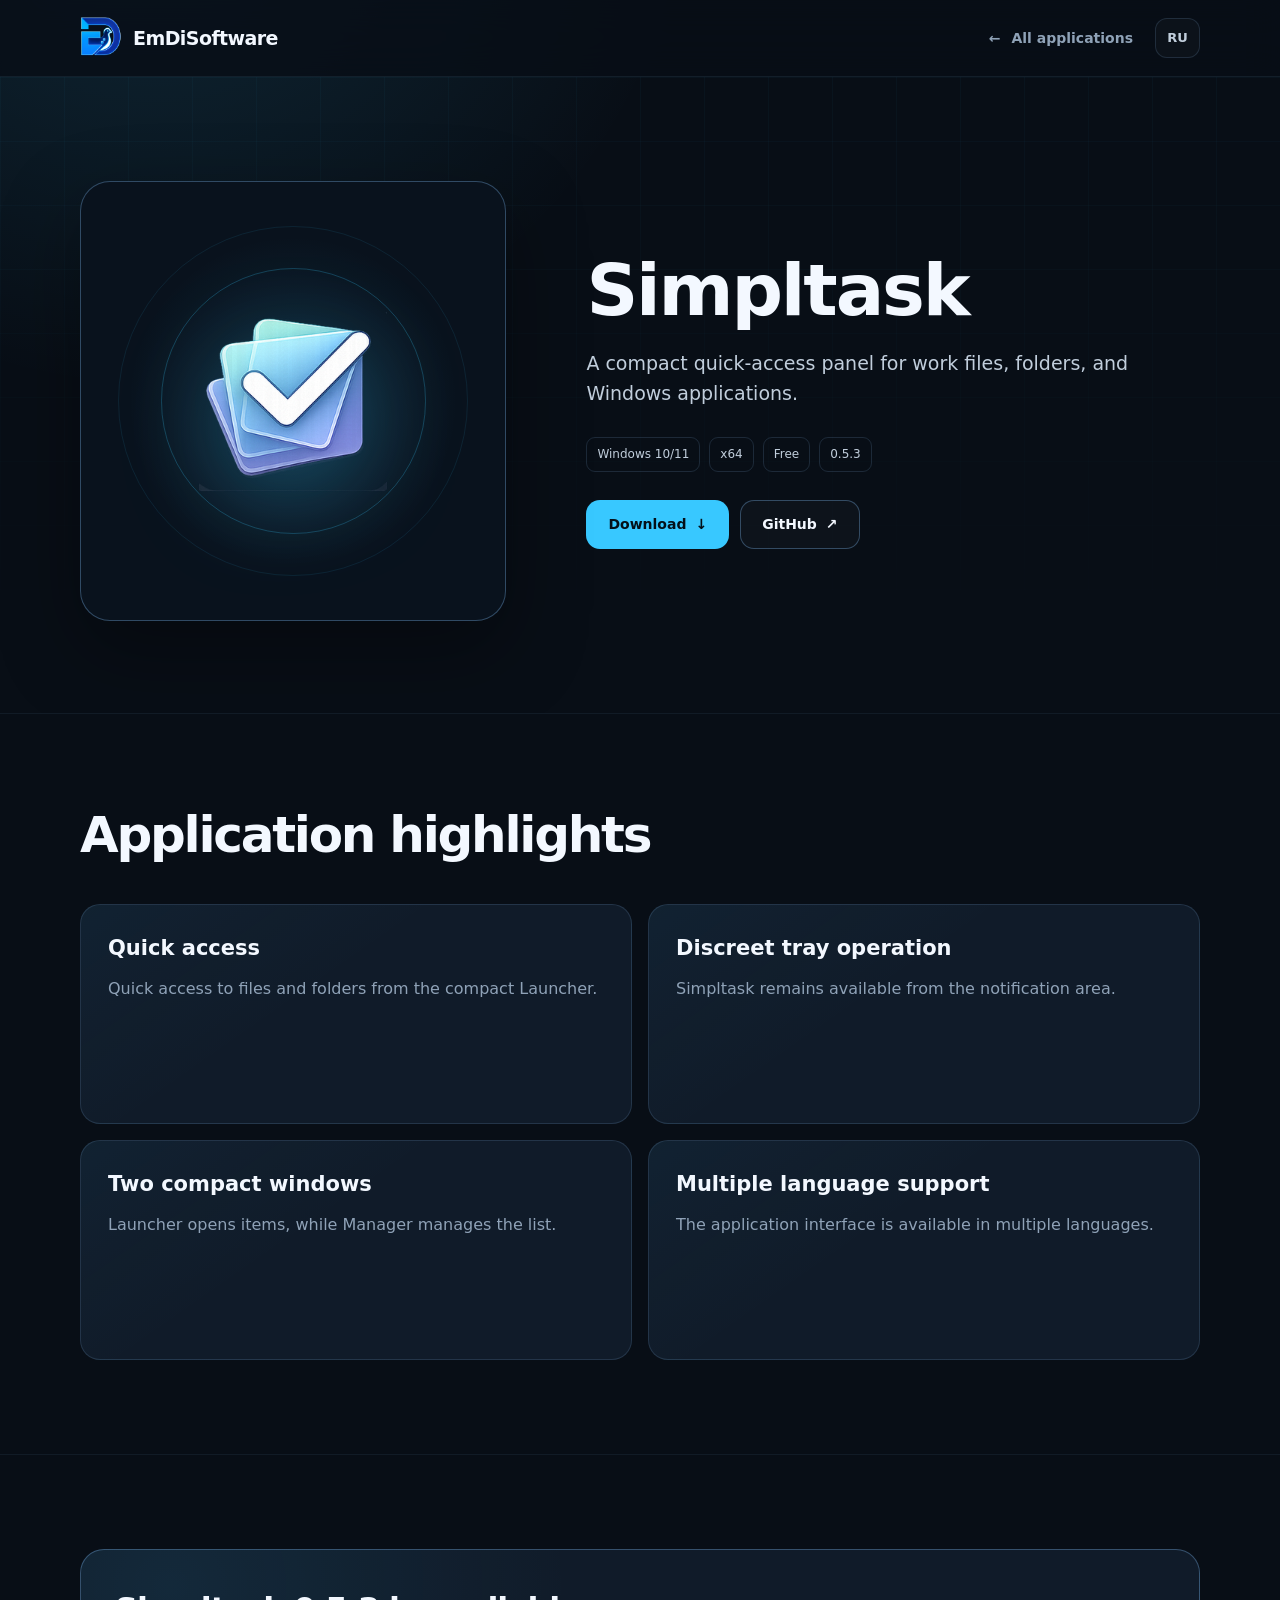
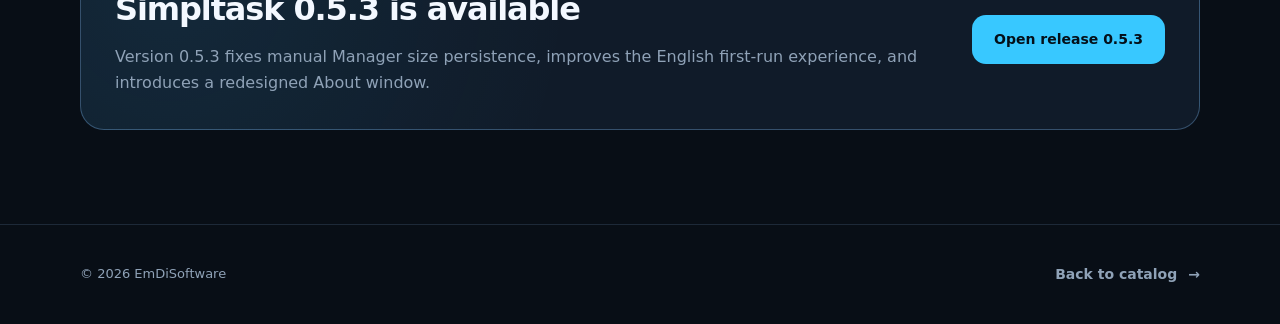
<file: simpltask/index.html>
<!doctype html>
<html lang="ru" style="--accent:#38c8ff;--accent-2:#5d7df7;">
<head>
  <meta charset="utf-8">
  <meta name="viewport" content="width=device-width, initial-scale=1">
  <meta http-equiv="Cache-Control" content="no-cache, no-store, must-revalidate">
  <meta http-equiv="Pragma" content="no-cache">
  <meta http-equiv="Expires" content="0">
  <meta name="theme-color" content="#080e16">
  <meta name="color-scheme" content="dark">
  <meta name="site-build" content="v8">
  <title>Simpltask — EmDiSoftware</title>
  <meta name="description" content="Компактная панель быстрого доступа к рабочим файлам, папкам и приложениям Windows.">
  <link rel="canonical" href="https://adamanomatik.github.io/simpltask/">
  <link rel="icon" type="image/png" href="../assets/favicon.png">
  <link rel="stylesheet" href="../product-v7.css?v=8">
</head>
<body>
  <header class="site-header">
    <div class="shell header-inner">
      <a class="brand" href="../">
        <img src="../assets/emdisoftware-logo.webp" alt="EmDiSoftware" width="42" height="42">
        <span>EmDiSoftware</span>
      </a>

      <a class="back-link" href="../">
        <span aria-hidden="true">←</span>
        <span data-lang="ru">Все приложения</span>
        <span data-lang="en" hidden>All applications</span>
      </a>

      <button class="language-switch" type="button" aria-label="Переключить язык">
        <span data-lang-button="ru">EN</span>
        <span data-lang-button="en" hidden>RU</span>
      </button>
    </div>
  </header>

  <main>
    <section class="product-hero">
      <div class="shell product-layout">
        <div class="logo-stage">
          <img src="../assets/simpltask-logo.webp" alt="Simpltask">
        </div>

        <div>
          <h1>Simpltask</h1>

          <p class="hero-description" data-lang="ru">Компактная панель быстрого доступа к рабочим файлам, папкам и приложениям Windows.</p>
          <p class="hero-description" data-lang="en" hidden>A compact quick-access panel for work files, folders, and Windows applications.</p>

          <div class="meta-row">
            <span>Windows 10/11</span>
<span>x64</span>
<span>Free</span>
            <span>0.5.3</span>
          </div>

          
          <div class="button-row">
            <a class="button button-primary" href="https://github.com/AdamAnomatik/Simpltask-Releases/releases/download/v0.5.3/Simpltask-Setup-0.5.3.exe">
              <span data-lang="ru">Скачать</span>
              <span data-lang="en" hidden>Download</span>
              <span aria-hidden="true">↓</span>
            </a>
            <a class="button button-secondary" href="https://github.com/AdamAnomatik/Simpltask-Releases">
              GitHub <span aria-hidden="true">↗</span>
            </a>
          </div>
        </div>
      </div>
    </section>

    <section class="content-section">
      <div class="shell">
        <div class="section-heading">
          <h2 data-lang="ru">Главное о приложении</h2>
          <h2 data-lang="en" hidden>Application highlights</h2>
        </div>

        <div class="feature-grid">
          
          <article class="feature-card">
            <h3 data-lang="ru">Быстрый доступ</h3>
            <h3 data-lang="en" hidden>Quick access</h3>
            <p data-lang="ru">Быстрый доступ к файлам и папкам из компактного Launcher.</p>
            <p data-lang="en" hidden>Quick access to files and folders from the compact Launcher.</p>
          </article>

          <article class="feature-card">
            <h3 data-lang="ru">Незаметная работа из трея</h3>
            <h3 data-lang="en" hidden>Discreet tray operation</h3>
            <p data-lang="ru">Simpltask остаётся доступным через значок в области уведомлений.</p>
            <p data-lang="en" hidden>Simpltask remains available from the notification area.</p>
          </article>

          <article class="feature-card">
            <h3 data-lang="ru">Два компактных окна</h3>
            <h3 data-lang="en" hidden>Two compact windows</h3>
            <p data-lang="ru">Launcher открывает элементы, а Manager управляет списком.</p>
            <p data-lang="en" hidden>Launcher opens items, while Manager manages the list.</p>
          </article>

          <article class="feature-card">
            <h3 data-lang="ru">Поддержка нескольких языков</h3>
            <h3 data-lang="en" hidden>Multiple language support</h3>
            <p data-lang="ru">Интерфейс приложения доступен на нескольких языках.</p>
            <p data-lang="en" hidden>The application interface is available in multiple languages.</p>
          </article>
        </div>
      </div>
    </section>

    <section class="content-section">
      <div class="shell">
        <div class="status-panel">
          <div>
            <h2 data-lang="ru">Simpltask 0.5.3 доступен</h2>
            <h2 data-lang="en" hidden>Simpltask 0.5.3 is available</h2>
            <p data-lang="ru">В версии 0.5.3 исправлено сохранение ручного размера Manager, улучшен первый запуск на английском и обновлено окно «О программе».</p>
            <p data-lang="en" hidden>Version 0.5.3 fixes manual Manager size persistence, improves the English first-run experience, and introduces a redesigned About window.</p>
          </div>

          <a class="button button-primary" href="https://github.com/AdamAnomatik/Simpltask-Releases/releases/tag/v0.5.3">
            <span data-lang="ru">Открыть релиз 0.5.3</span>
            <span data-lang="en" hidden>Open release 0.5.3</span>
          </a>
        </div>
      </div>
    </section>
  </main>

  <footer class="site-footer">
    <div class="shell footer-layout">
      <p>© 2026 EmDiSoftware</p>
      <a class="back-link" href="../">
        <span data-lang="ru">Вернуться в каталог</span>
        <span data-lang="en" hidden>Back to catalog</span>
        <span aria-hidden="true">→</span>
      </a>
    </div>
  </footer>

  <script src="../product-v7.js?v=7"></script>
</body>
</html>
</file>
<file: styles-v7.css>
/* EmDiSoftware main styles build v13 */
:root {
  --bg: #080e16;
  --bg-soft: #0d1621;
  --panel: #101b29;
  --line: rgba(124, 165, 207, 0.17);
  --line-strong: rgba(124, 181, 238, 0.32);
  --text: #f3f8ff;
  --muted: #8fa2b7;
  --muted-strong: #b9c7d6;
  --cyan: #38c8ff;
  --blue: #387df5;
  --violet: #7968f2;
  --green: #46d59b;
  --amber: #f1bd63;
  --shell: 1180px;
  --radius-xl: 28px;
  --radius-lg: 21px;
}

* { box-sizing: border-box; }

html { scroll-behavior: smooth; }

body {
  margin: 0;
  min-width: 320px;
  color: var(--text);
  background:
    radial-gradient(circle at 10% -8%, rgba(34, 124, 219, .16), transparent 33rem),
    var(--bg);
  font-family: "Segoe UI Variable Text", "Segoe UI", system-ui, sans-serif;
  line-height: 1.6;
  -webkit-font-smoothing: antialiased;
}

button, a { -webkit-tap-highlight-color: transparent; }
button { font: inherit; }
a { color: inherit; }
img { display: block; max-width: 100%; }
[hidden] { display: none !important; }

.shell {
  width: min(calc(100% - 40px), var(--shell));
  margin-inline: auto;
}

.skip-link {
  position: fixed;
  left: 16px;
  top: 12px;
  z-index: 1000;
  transform: translateY(-160%);
  padding: 10px 14px;
  border-radius: 10px;
  background: var(--text);
  color: var(--bg);
  text-decoration: none;
}

.skip-link:focus { transform: translateY(0); }

.site-header {
  position: sticky;
  top: 0;
  z-index: 100;
  border-bottom: 1px solid rgba(119, 161, 201, .11);
  background: rgba(8, 14, 22, .8);
  backdrop-filter: blur(18px);
}

.header-inner {
  min-height: 76px;
  display: flex;
  align-items: center;
  gap: 30px;
}

.brand {
  display: inline-flex;
  align-items: center;
  gap: 12px;
  color: var(--text);
  font-size: 20px;
  font-weight: 780;
  letter-spacing: -.03em;
  text-decoration: none;
}

.brand img {
  width: 42px;
  height: 42px;
  object-fit: contain;
}

.nav {
  display: flex;
  gap: 25px;
  margin-left: auto;
}

.nav a,
.footer-links a {
  color: var(--muted);
  font-size: 14px;
  font-weight: 650;
  text-decoration: none;
}

.nav a:hover,
.footer-links a:hover { color: var(--text); }

.language-switch {
  min-width: 45px;
  min-height: 40px;
  border: 1px solid var(--line);
  border-radius: 12px;
  background: rgba(255,255,255,.025);
  color: var(--muted-strong);
  font-size: 13px;
  font-weight: 780;
  cursor: pointer;
}

.language-switch:hover { border-color: var(--line-strong); }

.support-button {
  min-height: 40px;
  display: inline-flex;
  align-items: center;
  gap: 7px;
  padding: 0 13px;
  border: 1px solid rgba(121, 104, 242, .38);
  border-radius: 12px;
  background: linear-gradient(135deg, rgba(56, 200, 255, .1), rgba(121, 104, 242, .13));
  color: var(--text);
  font-size: 13px;
  font-weight: 740;
  cursor: pointer;
  transition: border-color 160ms ease, box-shadow 160ms ease, transform 160ms ease;
}

.support-button > span:first-child {
  color: var(--cyan);
  font-size: 19px;
  line-height: 1;
}

.support-button:hover {
  transform: translateY(-1px);
  border-color: rgba(56, 200, 255, .7);
  box-shadow: 0 8px 24px rgba(73, 106, 235, .2);
}

.hero {
  position: relative;
  overflow: hidden;
  padding: 96px 0 112px;
}

.hero-layout {
  position: relative;
  display: grid;
  grid-template-columns: .92fr 1.08fr;
  align-items: center;
  gap: 70px;
}

.eyebrow,
.section-kicker {
  color: var(--cyan);
  font-size: 12px;
  font-weight: 800;
  letter-spacing: .12em;
  text-transform: uppercase;
}

.eyebrow {
  width: fit-content;
  display: flex;
  align-items: center;
  gap: 10px;
  margin: 0 0 24px;
  padding: 8px 12px;
  border: 1px solid rgba(56, 200, 255, .2);
  border-radius: 999px;
  background: rgba(56, 200, 255, .055);
  letter-spacing: .035em;
  text-transform: none;
}

.live-dot {
  width: 7px;
  height: 7px;
  border-radius: 50%;
  background: var(--cyan);
  box-shadow: 0 0 0 5px rgba(56, 200, 255, .1), 0 0 18px rgba(56, 200, 255, .8);
}

h1, h2, h3, p { margin-top: 0; }

h1 {
  margin-bottom: 26px;
  font-size: clamp(40px, 5vw, 64px);
  line-height: 1.06;
  letter-spacing: -.03em;
  overflow-wrap: break-word;
}

h1 span {
  color: var(--cyan);
}

.hero-lead {
  max-width: 650px;
  margin-bottom: 32px;
  color: var(--muted-strong);
  font-size: 18px;
}

.hero-actions {
  display: flex;
  flex-wrap: wrap;
  gap: 12px;
}

.button {
  min-height: 46px;
  display: inline-flex;
  align-items: center;
  justify-content: center;
  gap: 9px;
  padding: 0 20px;
  border: 1px solid transparent;
  border-radius: 13px;
  font-size: 14px;
  font-weight: 740;
  text-decoration: none;
  cursor: pointer;
  transition: transform 160ms ease, border-color 160ms ease, box-shadow 160ms ease, background 160ms ease;
}

.button:hover { transform: translateY(-1px); }

.button-primary {
  color: #05101a;
  background: var(--cyan);
}

.button-primary:hover { background: #63d4ff; }

.button-secondary {
  color: var(--text);
  border-color: var(--line-strong);
  background: rgba(255,255,255,.025);
}

.button-secondary:hover { background: rgba(56, 200, 255, .055); }

.button-large {
  min-height: 54px;
  padding-inline: 24px;
  border-radius: 15px;
  font-size: 15px;
}

.splash-stage {
  position: relative;
  overflow: hidden;
  min-height: 390px;
  display: grid;
  place-items: center;
  padding: 12px;
  border: 1px solid rgba(90, 166, 233, .26);
  border-radius: var(--radius-xl);
  background:
    radial-gradient(circle at center, rgba(42, 103, 175, .09), transparent 55%),
    #050a10;
  box-shadow: 0 34px 90px rgba(0, 0, 0, .42);
}

.splash-stage video {
  width: 100%;
  height: 100%;
  min-height: 360px;
  object-fit: contain;
  border-radius: 19px;
}

.stage-corners span {
  position: absolute;
  z-index: 3;
  width: 28px;
  height: 28px;
  border-color: rgba(56, 200, 255, .7);
  border-style: solid;
  pointer-events: none;
}

.stage-corners span:nth-child(1) { left: 17px; top: 17px; border-width: 2px 0 0 2px; }
.stage-corners span:nth-child(2) { right: 17px; top: 17px; border-width: 2px 2px 0 0; }
.stage-corners span:nth-child(3) { left: 17px; bottom: 17px; border-width: 0 0 2px 2px; }
.stage-corners span:nth-child(4) { right: 17px; bottom: 17px; border-width: 0 2px 2px 0; }

.section { padding: 106px 0; }

.app-section {
  border-top: 1px solid rgba(111, 158, 202, .09);
  background:
    radial-gradient(circle at 86% 12%, rgba(100, 88, 225, .08), transparent 27rem),
    var(--bg);
}

.section-heading {
  max-width: 760px;
  margin-bottom: 48px;
}

.section-heading h2,
.final-cta h2 {
  margin-bottom: 18px;
  font-size: clamp(35px, 4vw, 52px);
  line-height: 1.08;
  letter-spacing: -.045em;
}

.app-grid {
  display: grid;
  grid-template-columns: repeat(2, minmax(0, 1fr));
  grid-auto-rows: 1fr;
  gap: 18px;
}

.app-card {
  position: relative;
  min-height: 420px;
  display: flex;
  flex-direction: column;
  padding: 27px;
  overflow: hidden;
  border: 1px solid var(--line);
  border-radius: var(--radius-lg);
  background:
    linear-gradient(145deg, rgba(56, 200, 255, .035), transparent 40%),
    var(--panel);
  transition: transform 180ms ease, border-color 180ms ease, box-shadow 180ms ease;
}

.app-card::after {
  content: "";
  position: absolute;
  right: -58px;
  bottom: -58px;
  width: 170px;
  height: 170px;
  border: 1px solid rgba(77, 145, 212, .11);
  border-radius: 50%;
  box-shadow: 0 0 0 34px rgba(77, 145, 212, .025), 0 0 0 68px rgba(77, 145, 212, .018);
  pointer-events: none;
}

.app-card:hover {
  transform: translateY(-3px);
  border-color: rgba(63, 185, 245, .38);
  box-shadow: 0 18px 54px rgba(0, 0, 0, .25);
}

.card-index {
  position: absolute;
  right: 22px;
  top: 20px;
  color: rgba(155, 180, 204, .5);
  font-family: ui-monospace, "Cascadia Code", monospace;
  font-size: 11px;
  letter-spacing: .08em;
}

.app-logo-frame {
  width: 112px;
  height: 112px;
  display: grid;
  place-items: center;
  margin-bottom: 24px;
  border: 1px solid rgba(111, 173, 229, .18);
  border-radius: 27px;
  background:
    radial-gradient(circle at 34% 26%, rgba(255,255,255,.09), transparent 42%),
    rgba(17, 31, 46, .68);
}

.app-logo-frame img {
  width: 88px;
  height: 88px;
  object-fit: contain;
}

.app-card-task .app-logo-frame img,
.app-card-note .app-logo-frame img,
.app-card-clip .app-logo-frame img {
  width: 110px;
  height: 110px;
  max-width: none;
}

.card-copy { flex: 1; }

.status {
  width: fit-content;
  margin-bottom: 11px;
  padding: 6px 9px;
  border-radius: 999px;
  font-size: 11px;
  font-weight: 780;
  letter-spacing: .03em;
}

.status-available {
  color: var(--green);
  border: 1px solid rgba(70, 213, 155, .19);
  background: rgba(70, 213, 155, .06);
}

.status-development {
  color: var(--amber);
  border: 1px solid rgba(241, 189, 99, .2);
  background: rgba(241, 189, 99, .06);
}

.app-card h3 {
  margin-bottom: 10px;
  font-size: 31px;
  letter-spacing: -.04em;
}

.app-card p {
  max-width: 460px;
  color: var(--muted);
  font-size: 15px;
}

.button-card {
  position: relative;
  z-index: 2;
  width: 100%;
  margin-top: 24px;
  color: var(--text);
  border-color: var(--line-strong);
  background: rgba(255,255,255,.025);
}

.button-card:hover {
  border-color: rgba(56, 200, 255, .5);
  background: rgba(56, 200, 255, .065);
}

.principles-section {
  border-top: 1px solid rgba(111, 158, 202, .09);
  background: rgba(12, 21, 32, .66);
}

.principle-grid {
  display: grid;
  grid-template-columns: repeat(2, minmax(0, 1fr));
  gap: 18px;
}

.principle-card {
  min-height: 310px;
  padding: 31px;
  border: 1px solid var(--line);
  border-radius: var(--radius-xl);
  background: var(--bg-soft);
}

.principle-card-accent {
  background:
    radial-gradient(circle at 20% 12%, rgba(56, 200, 255, .09), transparent 18rem),
    var(--bg-soft);
}

.principle-code {
  display: block;
  margin-bottom: 72px;
  color: var(--cyan);
  font-family: ui-monospace, "Cascadia Code", monospace;
  font-size: 11px;
  font-weight: 780;
  letter-spacing: .11em;
}

.principle-card h3 {
  margin-bottom: 12px;
  font-size: 22px;
  letter-spacing: -.025em;
}

.principle-card p {
  margin-bottom: 0;
  color: var(--muted);
}

.final-cta {
  padding: 78px 0;
  background:
    linear-gradient(120deg, rgba(36, 128, 213, .11), rgba(108, 87, 226, .09)),
    #0b1420;
}

.final-layout {
  display: grid;
  grid-template-columns: auto 1fr auto;
  align-items: center;
  gap: 32px;
}

.final-layout > img {
  width: 120px;
  height: 120px;
  object-fit: contain;
}

.final-cta h2 {
  margin-bottom: 9px;
  font-size: clamp(31px, 4vw, 47px);
}

.final-cta p:not(.section-kicker) {
  margin-bottom: 0;
  color: var(--muted);
}

.site-footer {
  padding: 40px 0;
  border-top: 1px solid var(--line);
}

.footer-layout {
  display: grid;
  grid-template-columns: 1fr auto auto;
  align-items: center;
  gap: 30px;
}

.footer-links {
  display: flex;
  gap: 20px;
}

.site-footer p {
  margin-bottom: 0;
  color: var(--muted);
  font-size: 13px;
}

.support-dialog {
  width: min(calc(100% - 32px), 490px);
  max-height: min(700px, calc(100vh - 32px));
  margin: auto;
  padding: 0;
  overflow: auto;
  border: 1px solid rgba(91, 155, 230, .42);
  border-radius: var(--radius-lg);
  background:
    radial-gradient(circle at 12% 0, rgba(56, 200, 255, .12), transparent 17rem),
    radial-gradient(circle at 100% 100%, rgba(121, 104, 242, .13), transparent 18rem),
    var(--panel);
  color: var(--text);
  box-shadow: 0 28px 90px rgba(0, 0, 0, .58);
}

.support-dialog::backdrop { background: rgba(2, 7, 13, .74); backdrop-filter: blur(5px); }

.support-dialog__content { position: relative; padding: 34px; }

.support-dialog__close {
  position: absolute;
  top: 16px;
  right: 16px;
  width: 36px;
  height: 36px;
  display: grid;
  place-items: center;
  padding: 0;
  border: 1px solid var(--line);
  border-radius: 10px;
  background: rgba(255, 255, 255, .035);
  color: var(--muted-strong);
  font-size: 24px;
  line-height: 1;
  cursor: pointer;
}

.support-dialog__close:hover { border-color: var(--line-strong); color: var(--text); }

.support-dialog__eyebrow {
  margin-bottom: 11px;
  color: var(--cyan);
  font-family: ui-monospace, "Cascadia Code", monospace;
  font-size: 11px;
  font-weight: 780;
  letter-spacing: .11em;
  text-transform: uppercase;
}

.support-dialog h2 { max-width: 360px; margin-bottom: 13px; font-size: 30px; line-height: 1.1; letter-spacing: -.04em; }
.support-dialog__description { margin-bottom: 26px; color: var(--muted-strong); }

.donation-provider-stack { display: grid; gap: 14px; }
.donation-provider {
  padding: 19px;
  border: 1px solid rgba(56, 200, 255, .24);
  border-radius: 16px;
  background: rgba(5, 15, 25, .38);
}

.donation-provider__title { margin-bottom: 3px; font-size: 15px; font-weight: 760; }
.donation-provider__details { margin-bottom: 15px; color: var(--muted); font-size: 13px; }
.donation-button {
  min-height: 48px;
  width: 100%;
  display: inline-flex;
  align-items: center;
  justify-content: center;
  gap: 9px;
  padding: 10px 16px;
  border: 1px solid transparent;
  border-radius: 12px;
  background: linear-gradient(135deg, #48d2ff, #5b86ff 70%, #7b6ff3);
  color: #05101a;
  box-shadow: 0 12px 28px rgba(50, 142, 235, .2);
  font-size: 14px;
  font-weight: 780;
  text-decoration: none;
  transition: transform 160ms ease, box-shadow 160ms ease, filter 160ms ease;
}

.donation-button:hover { transform: translateY(-1px); filter: brightness(1.06); }
.donation-button:focus-visible { outline-color: rgba(129, 227, 255, .9); }
.donation-provider__payment-note { margin: 11px 0 0; color: var(--muted); font-size: 12px; text-align: center; }
.support-dialog__note { margin: 22px 0 0; color: var(--muted); font-size: 13px; }

:focus-visible {
  outline: 3px solid rgba(56, 200, 255, .58);
  outline-offset: 3px;
}

@media (max-width: 980px) {
  .nav { display: none; }
  .support-button { margin-left: auto; }
  .hero-layout { grid-template-columns: 1fr; }
  .hero-copy { max-width: 780px; }
  .splash-stage { width: min(820px, 100%); margin-inline: auto; }
  .final-layout { grid-template-columns: auto 1fr; }
  .final-layout .button { grid-column: 1 / -1; width: 100%; }
  .footer-layout { grid-template-columns: 1fr; }
}

@media (max-width: 700px) {
  .shell { width: min(calc(100% - 28px), var(--shell)); }
  .header-inner { min-height: 66px; }
  .header-inner { gap: 10px; }
  .brand { font-size: 17px; }
  .brand img { width: 36px; height: 36px; }
  .support-button { width: 40px; min-width: 40px; padding: 0; justify-content: center; }
  .support-button > span[data-lang] { display: none !important; }
  .hero { padding: 66px 0 82px; }
  h1 { font-size: clamp(34px, 10vw, 48px); }
  .hero-lead { font-size: 17px; }
  .hero-actions { display: grid; }
  .hero-actions .button { width: 100%; }
  .splash-stage { min-height: 255px; padding: 7px; border-radius: 21px; }
  .splash-stage video { min-height: 240px; border-radius: 16px; }
  .section { padding: 78px 0; }
  .section-heading h2,
  .final-cta h2 { font-size: 34px; }
  .app-grid,
  .principle-grid { grid-template-columns: 1fr; }
  .app-card { min-height: 390px; padding: 23px; }
  .principle-card { min-height: auto; }
  .principle-code { margin-bottom: 36px; }
  .final-layout { grid-template-columns: 1fr; }
  .final-layout > img { width: 92px; height: 92px; }
  .footer-links { flex-wrap: wrap; }
  .support-dialog__content { padding: 28px 21px 24px; }
  .support-dialog h2 { padding-right: 38px; font-size: 27px; }
  .donation-provider { padding: 16px; }
}

@media (prefers-reduced-motion: reduce) {
  html { scroll-behavior: auto; }
  *, *::before, *::after {
    transition-duration: .01ms !important;
    animation-duration: .01ms !important;
    animation-iteration-count: 1 !important;
  }
}
</file>
<file: product-v7.css>
/* EmDiSoftware product styles build v7 */
:root {
  --accent: #38c8ff;
  --accent-2: #7968f2;
  --bg: #080e16;
  --panel: #101b29;
  --line: rgba(124, 165, 207, .18);
  --line-strong: rgba(124, 181, 238, .34);
  --text: #f3f8ff;
  --muted: #8fa2b7;
  --muted-strong: #c1cedc;
  --green: #46d59b;
  --amber: #f1bd63;
  --shell: 1120px;
}

* { box-sizing: border-box; }
html { scroll-behavior: smooth; }
body {
  margin: 0;
  min-width: 320px;
  color: var(--text);
  background:
    radial-gradient(circle at 12% -8%, color-mix(in srgb, var(--accent) 15%, transparent), transparent 34rem),
    var(--bg);
  font-family: "Segoe UI Variable Text", "Segoe UI", system-ui, sans-serif;
  line-height: 1.6;
  -webkit-font-smoothing: antialiased;
}
a { color: inherit; }
img { display: block; max-width: 100%; }
[hidden] { display: none !important; }

.shell {
  width: min(calc(100% - 40px), var(--shell));
  margin-inline: auto;
}

.site-header {
  position: sticky;
  top: 0;
  z-index: 100;
  border-bottom: 1px solid rgba(119, 161, 201, .11);
  background: rgba(8, 14, 22, .82);
  backdrop-filter: blur(18px);
}

.header-inner {
  min-height: 76px;
  display: flex;
  align-items: center;
  gap: 22px;
}

.brand,
.back-link {
  display: inline-flex;
  align-items: center;
  gap: 11px;
  text-decoration: none;
}

.brand {
  font-size: 19px;
  font-weight: 780;
  letter-spacing: -.03em;
}

.brand img {
  width: 42px;
  height: 42px;
  object-fit: contain;
}

.back-link {
  margin-left: auto;
  color: var(--muted);
  font-size: 14px;
  font-weight: 650;
}

.back-link:hover { color: var(--text); }

.language-switch {
  min-width: 45px;
  min-height: 40px;
  border: 1px solid var(--line);
  border-radius: 12px;
  background: rgba(255,255,255,.025);
  color: var(--muted-strong);
  font: inherit;
  font-size: 13px;
  font-weight: 780;
  cursor: pointer;
}

.product-hero {
  position: relative;
  overflow: hidden;
  padding: 104px 0 92px;
}

.product-hero::before {
  content: "";
  position: absolute;
  inset: 0;
  opacity: .25;
  pointer-events: none;
  background-image:
    linear-gradient(color-mix(in srgb, var(--accent) 14%, transparent) 1px, transparent 1px),
    linear-gradient(90deg, color-mix(in srgb, var(--accent) 14%, transparent) 1px, transparent 1px);
  background-size: 64px 64px;
  mask-image: linear-gradient(to bottom, black, transparent 92%);
}

.product-layout {
  position: relative;
  display: grid;
  grid-template-columns: .82fr 1.18fr;
  align-items: center;
  gap: 80px;
}

.logo-stage {
  position: relative;
  min-height: 440px;
  display: grid;
  place-items: center;
  overflow: hidden;
  border: 1px solid var(--line-strong);
  border-radius: 30px;
  background:
    radial-gradient(circle, color-mix(in srgb, var(--accent) 14%, transparent), transparent 54%),
    #09121d;
  box-shadow: 0 30px 80px rgba(0,0,0,.34);
}

.logo-stage::before,
.logo-stage::after {
  content: "";
  position: absolute;
  border: 1px solid color-mix(in srgb, var(--accent) 24%, transparent);
  border-radius: 50%;
}

.logo-stage::before {
  width: 62%;
  aspect-ratio: 1;
}

.logo-stage::after {
  width: 82%;
  aspect-ratio: 1;
  opacity: .4;
}

.logo-stage img {
  position: relative;
  z-index: 2;
  width: min(68%, 320px);
  aspect-ratio: 1;
  object-fit: contain;
  filter: drop-shadow(0 30px 48px color-mix(in srgb, var(--accent) 23%, transparent));
}

.eyebrow {
  margin: 0 0 12px;
  color: var(--muted, #8fa2b7);
  font-size: 15px;
  font-weight: 600;
}

h1, h2, h3, p { margin-top: 0; }

h1 {
  margin-bottom: 20px;
  font-size: clamp(42px, 6vw, 72px);
  line-height: 1.04;
  letter-spacing: -.03em;
  overflow-wrap: break-word;
}

.hero-description {
  max-width: 660px;
  margin-bottom: 28px;
  color: var(--muted-strong);
  font-size: 19px;
}

.meta-row {
  display: flex;
  flex-wrap: wrap;
  gap: 9px;
  margin-bottom: 28px;
}

.meta-row span {
  padding: 7px 10px;
  border: 1px solid var(--line);
  border-radius: 9px;
  color: var(--muted-strong);
  font-size: 12px;
}

.button-row {
  display: flex;
  flex-wrap: wrap;
  gap: 11px;
}

.button {
  min-height: 49px;
  display: inline-flex;
  align-items: center;
  justify-content: center;
  gap: 9px;
  padding: 0 21px;
  border: 1px solid transparent;
  border-radius: 14px;
  font-size: 14px;
  font-weight: 740;
  text-decoration: none;
}

.button-primary {
  color: #041019;
  background: var(--accent);
}

.button-secondary {
  border-color: var(--line-strong);
  background: rgba(255,255,255,.025);
}

.button-disabled {
  color: var(--amber);
  border-color: rgba(241, 189, 99, .23);
  background: rgba(241, 189, 99, .06);
}

.content-section {
  padding: 94px 0;
  border-top: 1px solid rgba(111,158,202,.09);
}

.section-heading {
  max-width: 690px;
  margin-bottom: 42px;
}

.section-kicker {
  color: var(--accent);
  font-size: 12px;
  font-weight: 800;
  letter-spacing: .12em;
  text-transform: uppercase;
}

.section-heading h2 {
  margin-bottom: 16px;
  font-size: clamp(34px, 4vw, 50px);
  line-height: 1.08;
  letter-spacing: -.045em;
}

.section-heading p:not(.section-kicker) {
  color: var(--muted);
  font-size: 17px;
}

.feature-grid {
  display: grid;
  grid-template-columns: repeat(2, 1fr);
  gap: 16px;
}

.feature-card {
  min-height: 220px;
  padding: 27px;
  border: 1px solid var(--line);
  border-radius: 20px;
  background:
    linear-gradient(145deg, color-mix(in srgb, var(--accent) 4%, transparent), transparent 42%),
    var(--panel);
}

.feature-code {
  display: block;
  margin-bottom: 52px;
  color: var(--accent);
  font-family: ui-monospace, "Cascadia Code", monospace;
  font-size: 11px;
  font-weight: 800;
  letter-spacing: .1em;
}

.feature-card h3 {
  margin-bottom: 10px;
  font-size: 21px;
}

.feature-card p {
  margin-bottom: 0;
  color: var(--muted);
}

.status-panel {
  display: grid;
  grid-template-columns: 1fr auto;
  align-items: center;
  gap: 30px;
  padding: 34px;
  border: 1px solid var(--line-strong);
  border-radius: 24px;
  background:
    radial-gradient(circle at 8% 20%, color-mix(in srgb, var(--accent) 8%, transparent), transparent 25rem),
    var(--panel);
}

.status-panel h2 {
  margin-bottom: 9px;
  font-size: 32px;
  letter-spacing: -.035em;
}

.status-panel p {
  margin-bottom: 0;
  color: var(--muted);
}

.site-footer {
  padding: 38px 0;
  border-top: 1px solid var(--line);
}

.footer-layout {
  display: flex;
  align-items: center;
  justify-content: space-between;
  gap: 24px;
}

.site-footer p {
  margin-bottom: 0;
  color: var(--muted);
  font-size: 13px;
}

:focus-visible {
  outline: 3px solid color-mix(in srgb, var(--accent) 60%, transparent);
  outline-offset: 3px;
}

@media (max-width: 900px) {
  .product-layout { grid-template-columns: 1fr; }
  .logo-stage { width: min(720px, 100%); margin-inline: auto; }
}

@media (max-width: 700px) {
  .shell { width: min(calc(100% - 28px), var(--shell)); }
  .header-inner { min-height: 66px; }
  .brand span { display: none; }
  .product-hero { padding: 66px 0 74px; }
  .logo-stage { min-height: 300px; border-radius: 22px; }
  h1 { font-size: clamp(36px, 11vw, 52px); }
  .hero-description { font-size: 17px; }
  .button-row { display: grid; }
  .button-row .button { width: 100%; }
  .content-section { padding: 76px 0; }
  .feature-grid { grid-template-columns: 1fr; }
  .feature-card { min-height: auto; }
  .feature-code { margin-bottom: 32px; }
  .status-panel { grid-template-columns: 1fr; }
  .status-panel .button { width: 100%; }
  .footer-layout { align-items: flex-start; flex-direction: column; }
}
</file>
<file: simplclip/simplclip.css>
/* SimplClip page styles — loaded after product-v7.css */

:root {
  --sc-violet: #8b6cf2;
  --sc-blue: #5aa8ff;
  --sc-glass: rgba(255, 255, 255, .028);
  --sc-glass-strong: rgba(255, 255, 255, .05);
  --sc-hairline: rgba(140, 176, 224, .16);
  --sc-hairline-strong: rgba(150, 186, 236, .3);
  --sc-radius: 20px;
  --sc-radius-lg: 26px;
}

.sc-body {
  background:
    radial-gradient(circle at 14% -10%, rgba(90, 168, 255, .17), transparent 36rem),
    radial-gradient(circle at 92% 6%, rgba(139, 108, 242, .13), transparent 34rem),
    var(--bg);
}

h4 { margin-top: 0; }

/* Long unbroken strings must never push the layout sideways. */
.sc-body p,
.sc-body h1,
.sc-body h2,
.sc-body h3,
.sc-body h4,
.sc-body li,
.sc-body summary { overflow-wrap: break-word; }

/* ------------------------------- skip link ------------------------------- */

.sc-skip-link {
  position: fixed;
  top: 12px;
  left: 12px;
  z-index: 200;
  padding: 11px 16px;
  border: 1px solid var(--sc-hairline-strong);
  border-radius: 12px;
  background: var(--panel);
  color: var(--text);
  font-size: 14px;
  font-weight: 700;
  text-decoration: none;
  transform: translateY(calc(-100% - 24px));
}

.sc-skip-link:focus { transform: translateY(0); }

/* --------------------------- header section nav --------------------------- */

.sc-section-nav {
  display: flex;
  align-items: center;
  gap: 2px;
  margin-inline: auto;
}

.sc-section-nav a {
  display: inline-flex;
  align-items: center;
  min-height: 40px;
  padding: 8px 12px;
  border-radius: 10px;
  color: #a9bbcf;
  font-size: 13.5px;
  font-weight: 680;
  text-decoration: none;
  white-space: nowrap;
  transition: color .18s ease, background-color .18s ease;
}

.sc-section-nav a:hover {
  color: var(--text);
  background: var(--sc-glass);
}

/* The shared .back-link is only ~22px tall; give it a real touch target here. */
.back-link {
  min-height: 40px;
  padding-block: 8px;
  white-space: nowrap;
}

/* Native buttons need the anchor-derived .button type styles reset. */
.sc-button-reset {
  font-family: inherit;
  line-height: 1.2;
}

.button-disabled[disabled] { cursor: not-allowed; }

/* Unavailable actions: deliberately quieter than both real buttons, so the
   control reads as "not yet" rather than as something worth clicking. */
.sc-button-unavailable {
  border-color: rgba(126, 154, 186, .16);
  background: rgba(255, 255, 255, .022);
  color: #8496ab;
  font-weight: 660;
  box-shadow: none;
  cursor: not-allowed;
}

.sc-button-unavailable:hover,
.sc-button-unavailable:focus {
  border-color: rgba(126, 154, 186, .16);
  background: rgba(255, 255, 255, .022);
  box-shadow: none;
  transform: none;
}

.sc-lock {
  flex: none;
  width: 15px;
  height: 15px;
  opacity: .8;
}

/* ---------------------------------- hero ---------------------------------- */

.sc-hero { padding-bottom: 84px; }

.sc-hero-layout {
  grid-template-columns: .76fr 1.24fr;
  gap: 64px;
}

.sc-hero-copy { min-width: 0; }

.sc-tagline {
  max-width: 640px;
  margin-bottom: 18px;
  font-size: clamp(21px, 2.3vw, 27px);
  font-weight: 640;
  line-height: 1.28;
  letter-spacing: -.025em;
  background: linear-gradient(100deg, var(--text) 18%, var(--sc-blue) 64%, var(--sc-violet) 100%);
  -webkit-background-clip: text;
  background-clip: text;
  color: transparent;
}

.sc-hero .hero-description { font-size: 17.5px; }

.sc-chips span { border-radius: 999px; }

.sc-chips .sc-chip-accent {
  border-color: rgba(90, 168, 255, .32);
  background: rgba(90, 168, 255, .08);
  color: #bcdcff;
  font-weight: 700;
}

.sc-hero-note {
  margin: 20px 0 0;
  color: var(--muted);
  font-size: 13.5px;
}

/* ------------------------------- hero stage ------------------------------- */

.sc-stage {
  position: relative;
  min-height: 416px;
  background:
    radial-gradient(circle at 50% 44%, rgba(90, 168, 255, .19), transparent 56%),
    radial-gradient(circle at 78% 82%, rgba(139, 108, 242, .18), transparent 52%),
    #09121d;
}

.sc-stage-grid {
  position: absolute;
  inset: 0;
  opacity: .6;
  background-image:
    linear-gradient(rgba(120, 170, 230, .085) 1px, transparent 1px),
    linear-gradient(90deg, rgba(120, 170, 230, .085) 1px, transparent 1px);
  background-size: 38px 38px;
  mask-image: radial-gradient(circle at 50% 50%, black 30%, transparent 76%);
}

.sc-stage-corner {
  position: absolute;
  width: 24px;
  height: 24px;
  border: 0 solid rgba(90, 168, 255, .58);
}

.sc-stage-corner--tl { top: 18px; left: 18px; border-top-width: 1px; border-left-width: 1px; }
.sc-stage-corner--tr { top: 18px; right: 18px; border-top-width: 1px; border-right-width: 1px; }
.sc-stage-corner--bl { bottom: 18px; left: 18px; border-bottom-width: 1px; border-left-width: 1px; }
.sc-stage-corner--br { bottom: 18px; right: 18px; border-bottom-width: 1px; border-right-width: 1px; }

.sc-stage-art {
  position: absolute;
  width: 92%;
  max-width: 420px;
  aspect-ratio: 1;
}

/* The logo stays the dominant object in the panel. The height attribute is a
   presentational hint that would otherwise beat aspect-ratio and leave the box
   taller than the artwork, so height is released back to the ratio. */
.sc-stage img {
  width: min(76%, 320px);
  height: auto;
  filter: drop-shadow(0 28px 56px rgba(90, 168, 255, .36));
}

.sc-stage-orbit {
  position: absolute;
  width: 82%;
  aspect-ratio: 1;
  border-radius: 50%;
  border: 1px dashed rgba(139, 108, 242, .34);
  animation: sc-spin 44s linear infinite;
}

@keyframes sc-spin {
  to { transform: rotate(360deg); }
}

/* ------------------------------- sections ------------------------------- */

.sc-section { border-top-color: rgba(120, 168, 216, .1); }

.sc-section .section-heading h2 { letter-spacing: -.04em; }

.sc-section .section-kicker { margin-bottom: 12px; }

/* ------------------------- screenshot placeholder ------------------------- */

.sc-shot-frame {
  margin: 0;
  padding: 14px;
  border: 1px solid var(--sc-hairline);
  border-radius: var(--sc-radius-lg);
  background:
    linear-gradient(150deg, rgba(90, 168, 255, .05), transparent 46%),
    var(--panel);
}

.sc-shot-canvas {
  position: relative;
  display: grid;
  place-items: center;
  aspect-ratio: 16 / 9;
  min-height: 200px;
  border: 1px dashed rgba(146, 182, 226, .28);
  border-radius: 18px;
  color: rgba(163, 194, 226, .58);
  background-image:
    repeating-linear-gradient(
      135deg,
      rgba(120, 165, 220, .045) 0 12px,
      transparent 12px 24px
    );
}

.sc-shot-badge {
  position: absolute;
  top: 16px;
  left: 16px;
  padding: 6px 11px;
  border: 1px solid rgba(241, 189, 99, .28);
  border-radius: 999px;
  background: rgba(241, 189, 99, .08);
  color: var(--amber);
  font-size: 11px;
  font-weight: 800;
  letter-spacing: .09em;
  text-transform: uppercase;
}

.sc-shot-icon {
  width: 58px;
  height: 58px;
  opacity: .75;
}

.sc-shot-caption {
  padding: 18px 8px 6px;
  color: var(--muted);
  font-size: 14.5px;
  text-align: center;
}

/* ------------------------------- features ------------------------------- */

/* Its own ground, so Features reads as a distinct band between hero and privacy. */
.sc-features-section {
  position: relative;
  background:
    radial-gradient(circle at 82% 0%, rgba(90, 168, 255, .07), transparent 34rem),
    rgba(255, 255, 255, .012);
}

.sc-features-section::before {
  content: "";
  position: absolute;
  top: -1px;
  left: 0;
  width: min(280px, 34%);
  height: 2px;
  background: linear-gradient(90deg, var(--sc-blue), var(--sc-violet) 62%, transparent);
}

.sc-features-heading { max-width: 720px; }

.sc-groups {
  display: grid;
  gap: 18px;
}

.sc-group {
  min-width: 0;
  padding: 32px;
  border: 1px solid var(--sc-hairline);
  border-radius: var(--sc-radius-lg);
  background:
    linear-gradient(140deg, rgba(90, 168, 255, .05), transparent 42%),
    var(--panel);
}

.sc-group-main { min-width: 0; }

.sc-group-icon {
  display: grid;
  place-items: center;
  width: 46px;
  height: 46px;
  margin-bottom: 18px;
  border: 1px solid rgba(90, 168, 255, .26);
  border-radius: 14px;
  background: rgba(90, 168, 255, .08);
  color: var(--sc-blue);
}

.sc-group-icon svg {
  width: 24px;
  height: 24px;
}

.sc-group-code {
  display: block;
  margin-bottom: 10px;
  color: var(--sc-blue);
  font-family: ui-monospace, "Cascadia Code", monospace;
  font-size: 11px;
  font-weight: 800;
  letter-spacing: .12em;
  text-transform: uppercase;
}

.sc-group h3 {
  margin-bottom: 10px;
  font-size: 27px;
  letter-spacing: -.035em;
}

.sc-group-lead {
  margin-bottom: 0;
  color: var(--muted);
  font-size: 15px;
}

/* 01 Capture — wide split panel: copy on the left, supported types on the right. */
.sc-group--capture {
  display: grid;
  grid-template-columns: 1fr .92fr;
  gap: 40px;
  align-items: center;
}

.sc-types {
  min-width: 0;
  padding: 24px;
  border: 1px solid rgba(130, 170, 216, .14);
  border-radius: 18px;
  background: rgba(255, 255, 255, .02);
}

.sc-types-label {
  margin-bottom: 16px;
  color: var(--muted);
  font-size: 11.5px;
  font-weight: 700;
  letter-spacing: .09em;
  text-transform: uppercase;
}

/* Reflows by content width — a fixed column count squeezes the longer
   Russian labels ("Изображения") at intermediate widths. */
.sc-type-list {
  display: grid;
  grid-template-columns: repeat(auto-fit, minmax(150px, 1fr));
  gap: 10px;
  margin: 0;
  padding: 0;
  list-style: none;
}

.sc-type-list li {
  display: flex;
  align-items: center;
  gap: 11px;
  min-width: 0;
  padding: 13px 15px;
  border: 1px solid rgba(130, 170, 216, .13);
  border-radius: 13px;
  background: var(--sc-glass);
  font-size: 14.5px;
  font-weight: 650;
}

.sc-type-mark {
  flex: none;
  display: grid;
  place-items: center;
  width: 28px;
  height: 28px;
  border-radius: 9px;
  background: rgba(139, 108, 242, .14);
  color: #a99bf5;
}

.sc-type-mark svg {
  width: 17px;
  height: 17px;
}

/* 02 + 03 — paired row, so the middle of the section is not one more full-width slab. */
.sc-group-pair {
  display: grid;
  grid-template-columns: repeat(2, 1fr);
  gap: 18px;
}

.sc-group--paste {
  background:
    linear-gradient(140deg, rgba(139, 108, 242, .07), transparent 42%),
    var(--panel);
}

.sc-group--paste .sc-group-icon {
  border-color: rgba(139, 108, 242, .3);
  background: rgba(139, 108, 242, .1);
  color: #a99bf5;
}

.sc-group--paste .sc-group-code { color: #a99bf5; }

.sc-shortcut {
  display: flex;
  align-items: center;
  gap: 6px;
  margin: 18px 0 0;
  padding: 14px 16px;
  border: 1px solid rgba(139, 108, 242, .26);
  border-radius: 14px;
  background: rgba(139, 108, 242, .07);
}

.sc-point-list {
  display: grid;
  gap: 0;
  margin: 20px 0 0;
  padding: 0;
  list-style: none;
}

.sc-point-list li {
  position: relative;
  min-width: 0;
  padding: 15px 0 15px 20px;
  border-top: 1px solid rgba(130, 170, 216, .11);
}

.sc-point-list li:last-child { padding-bottom: 0; }

.sc-point-list li::before {
  content: "";
  position: absolute;
  top: 22px;
  left: 0;
  width: 6px;
  height: 6px;
  border-radius: 50%;
  background: var(--sc-blue);
}

.sc-group--paste .sc-point-list li::before { background: var(--sc-violet); }

.sc-point-list h4 {
  margin-bottom: 5px;
  font-size: 15.5px;
  font-weight: 700;
  letter-spacing: -.015em;
}

.sc-point-list p {
  margin-bottom: 0;
  color: var(--muted);
  font-size: 13.5px;
  line-height: 1.55;
}

/* 04 Control — wide panel again, but with a horizontal fact strip. */
.sc-group--control {
  display: grid;
  grid-template-columns: .78fr 1.22fr;
  gap: 40px;
}

.sc-control-list {
  display: grid;
  grid-template-columns: repeat(auto-fit, minmax(170px, 1fr));
  gap: 12px;
  margin: 0;
  padding: 0;
  list-style: none;
}

.sc-control-list li {
  min-width: 0;
  padding: 17px;
  border: 1px solid rgba(130, 170, 216, .13);
  border-radius: 14px;
  background: var(--sc-glass);
}

.sc-control-list h4 {
  margin-bottom: 6px;
  font-size: 14.5px;
  font-weight: 700;
  letter-spacing: -.015em;
}

.sc-control-list p {
  margin-bottom: 0;
  color: var(--muted);
  font-size: 13px;
  line-height: 1.5;
}

kbd {
  display: inline-block;
  padding: 2px 7px;
  border: 1px solid var(--sc-hairline-strong);
  border-bottom-width: 2px;
  border-radius: 6px;
  background: rgba(255, 255, 255, .05);
  color: var(--text);
  font-family: ui-monospace, "Cascadia Code", monospace;
  font-size: .86em;
  line-height: 1.5;
  white-space: nowrap;
}

/* -------------------------------- privacy -------------------------------- */

.sc-privacy-section {
  background:
    radial-gradient(circle at 78% 10%, rgba(139, 108, 242, .11), transparent 30rem),
    transparent;
}

/* One large pillar panel rather than a card grid. */
.sc-privacy {
  display: grid;
  grid-template-columns: 1.04fr 1fr;
  gap: 56px;
  padding: 52px;
  border: 1px solid var(--sc-hairline-strong);
  border-radius: 30px;
  background:
    radial-gradient(circle at 4% 4%, rgba(90, 168, 255, .12), transparent 28rem),
    var(--panel);
  box-shadow: 0 34px 90px rgba(0, 0, 0, .34);
}

.sc-privacy-copy {
  min-width: 0;
  align-self: center;
}

.sc-privacy-motif {
  display: grid;
  place-items: center;
  width: 62px;
  height: 62px;
  margin-bottom: 22px;
  border: 1px solid rgba(90, 168, 255, .24);
  border-radius: 18px;
  background: rgba(90, 168, 255, .07);
  color: var(--sc-blue);
}

.sc-privacy-motif svg {
  width: 34px;
  height: 34px;
}

.sc-privacy-title {
  margin-bottom: 20px;
  font-size: clamp(30px, 3.5vw, 44px);
  line-height: 1.12;
  letter-spacing: -.042em;
}

.sc-privacy-lead {
  color: var(--muted-strong);
  font-size: 16.5px;
}

.sc-privacy-footnote {
  margin-bottom: 0;
  padding-top: 18px;
  border-top: 1px solid rgba(130, 170, 216, .14);
  color: var(--muted);
  font-size: 13px;
}

.sc-privacy-facts { min-width: 0; }

.sc-privacy-facts-label {
  margin-bottom: 16px;
  color: var(--muted);
  font-size: 11.5px;
  font-weight: 700;
  letter-spacing: .09em;
  text-transform: uppercase;
}

.sc-privacy-list {
  display: grid;
  gap: 10px;
  margin: 0;
  padding: 0;
  list-style: none;
}

.sc-privacy-list li {
  display: flex;
  align-items: flex-start;
  gap: 14px;
  min-width: 0;
  padding: 16px 18px;
  border: 1px solid rgba(130, 170, 216, .13);
  border-radius: 15px;
  background: var(--sc-glass);
}

.sc-privacy-list li > div { min-width: 0; }

.sc-fact-mark {
  flex: none;
  display: grid;
  place-items: center;
  width: 30px;
  height: 30px;
  margin-top: 1px;
  border-radius: 10px;
  background: rgba(90, 168, 255, .12);
  color: #8fc0f5;
}

.sc-fact-mark svg {
  width: 18px;
  height: 18px;
}

.sc-privacy-list h3 {
  margin-bottom: 5px;
  font-size: 15.5px;
  letter-spacing: -.015em;
}

.sc-privacy-list p {
  margin-bottom: 0;
  color: var(--muted);
  font-size: 13.5px;
  line-height: 1.55;
}

/* ------------------------------ how it works ------------------------------ */

.sc-how-section {
  background:
    radial-gradient(circle at 16% 100%, rgba(90, 168, 255, .07), transparent 30rem),
    transparent;
}

/* Centred heading — a different composition from the left-aligned Features band. */
.sc-how-heading {
  max-width: 640px;
  margin-inline: auto;
  text-align: center;
}

/* A rail, not five loose cards: markers sit on one continuous line. */
.sc-flow {
  display: grid;
  grid-template-columns: repeat(5, 1fr);
  gap: 16px;
  margin: 0;
  padding: 0;
  list-style: none;
}

.sc-flow-step {
  position: relative;
  min-width: 0;
  padding: 24px 20px 22px;
  border: 1px solid var(--sc-hairline);
  border-radius: var(--sc-radius);
  background:
    linear-gradient(165deg, rgba(90, 168, 255, .06), transparent 46%),
    var(--panel);
}

/* Connector line across the gap, at marker height. */
.sc-flow-step:not(:last-child)::after {
  content: "";
  position: absolute;
  top: 46px;
  right: -16px;
  width: 16px;
  height: 1px;
  background: linear-gradient(90deg, rgba(90, 168, 255, .55), rgba(90, 168, 255, .18));
}

/* Arrowhead at the end of that connector. */
.sc-flow-step:not(:last-child)::before {
  content: "";
  position: absolute;
  top: 43px;
  right: -16px;
  width: 6px;
  height: 6px;
  border-top: 1px solid rgba(90, 168, 255, .55);
  border-right: 1px solid rgba(90, 168, 255, .55);
  transform: rotate(45deg);
}

.sc-flow-marker {
  display: grid;
  place-items: center;
  width: 40px;
  height: 40px;
  margin-bottom: 16px;
  border: 1px solid rgba(90, 168, 255, .34);
  border-radius: 50%;
  background:
    linear-gradient(150deg, rgba(90, 168, 255, .18), rgba(139, 108, 242, .1)),
    #0d1826;
  color: #bcdcff;
  font-size: 14px;
  font-weight: 800;
}

.sc-flow-step h3 {
  margin-bottom: 8px;
  font-size: 16px;
  letter-spacing: -.02em;
}

.sc-flow-step p {
  margin-bottom: 0;
  color: var(--muted);
  font-size: 13.5px;
  line-height: 1.55;
}

/* ------------------------------ direct paste ------------------------------ */

.sc-direct-section {
  background:
    radial-gradient(circle at 88% 50%, rgba(139, 108, 242, .1), transparent 30rem),
    rgba(255, 255, 255, .012);
}

.sc-direct {
  display: grid;
  grid-template-columns: 1.02fr .98fr;
  gap: 56px;
  align-items: center;
}

.sc-direct-copy { min-width: 0; }

.sc-direct-copy h2 {
  margin-bottom: 20px;
  font-size: clamp(30px, 3.6vw, 46px);
  line-height: 1.08;
  letter-spacing: -.042em;
}

.sc-direct-lead {
  color: var(--muted-strong);
  font-size: 16.5px;
}

.sc-direct-note {
  display: inline-block;
  margin-bottom: 0;
  padding: 10px 15px;
  border: 1px solid rgba(130, 170, 216, .16);
  border-radius: 12px;
  background: var(--sc-glass);
  color: var(--muted);
  font-size: 13px;
}

/* Abstract workflow diagram — deliberately not a depiction of the real UI. */
.sc-direct-diagram { min-width: 0; }

.sc-dp-stage {
  position: relative;
  display: grid;
  justify-items: center;
  padding: 34px 30px;
  border: 1px solid var(--sc-hairline-strong);
  border-radius: var(--sc-radius-lg);
  background:
    radial-gradient(circle at 50% 0%, rgba(139, 108, 242, .1), transparent 22rem),
    var(--panel);
}

.sc-dp-frame {
  position: relative;
  width: min(100%, 320px);
  padding: 16px 18px;
  border: 1px solid rgba(130, 170, 216, .2);
  border-radius: 16px;
  background: rgba(255, 255, 255, .022);
}

.sc-dp-bar {
  display: flex;
  gap: 5px;
  margin-bottom: 12px;
}

.sc-dp-bar i {
  width: 7px;
  height: 7px;
  border-radius: 50%;
  background: rgba(146, 178, 214, .3);
}

.sc-dp-label {
  display: block;
  color: var(--muted-strong);
  font-size: 13.5px;
  font-weight: 650;
}

.sc-dp-label--accent {
  color: #bcdcff;
  font-size: 14px;
  font-weight: 760;
  letter-spacing: -.01em;
}

.sc-dp-caret {
  position: absolute;
  right: 20px;
  bottom: 17px;
  width: 1px;
  height: 15px;
  background: var(--sc-blue);
  box-shadow: 0 0 8px rgba(90, 168, 255, .8);
}

/* The host application reads as the quieter of the two frames. */
.sc-dp-frame--app {
  border-color: rgba(130, 170, 216, .16);
  background: rgba(255, 255, 255, .015);
}

.sc-dp-frame--clip {
  border-color: rgba(139, 108, 242, .36);
  background:
    linear-gradient(150deg, rgba(139, 108, 242, .12), transparent 60%),
    rgba(255, 255, 255, .022);
  box-shadow: 0 16px 40px rgba(0, 0, 0, .28);
}

.sc-dp-rows {
  display: grid;
  gap: 7px;
  margin: 13px 0 12px;
}

.sc-dp-rows i {
  height: 9px;
  border-radius: 4px;
  background: rgba(146, 178, 214, .17);
}

.sc-dp-rows i:nth-child(1) { width: 82%; }
.sc-dp-rows i:nth-child(3) { width: 64%; }

.sc-dp-rows i.is-picked {
  width: 100%;
  height: 13px;
  background: linear-gradient(90deg, rgba(90, 168, 255, .55), rgba(139, 108, 242, .4));
}

.sc-dp-pick {
  display: block;
  color: #a99bf5;
  font-size: 11.5px;
  font-weight: 700;
  letter-spacing: .06em;
  text-transform: uppercase;
}

.sc-dp-arrow {
  position: relative;
  display: grid;
  justify-items: center;
  width: 100%;
}

.sc-dp-arrow-line {
  width: 1px;
  background: linear-gradient(180deg, rgba(90, 168, 255, .15), rgba(90, 168, 255, .6));
}

.sc-dp-arrow--down { padding: 14px 0; }
.sc-dp-arrow--down .sc-dp-arrow-line { height: 26px; }

.sc-dp-arrow--down::after {
  content: "";
  position: absolute;
  bottom: 12px;
  width: 7px;
  height: 7px;
  border-right: 1px solid rgba(90, 168, 255, .7);
  border-bottom: 1px solid rgba(90, 168, 255, .7);
  transform: rotate(45deg);
}

.sc-dp-arrow-key {
  display: flex;
  gap: 4px;
  margin-top: 8px;
}

.sc-dp-arrow-key kbd {
  padding: 1px 6px;
  font-size: 10.5px;
}

.sc-dp-arrow--back { padding: 16px 0 12px; }

.sc-dp-arrow--back .sc-dp-arrow-line {
  height: 30px;
  background: linear-gradient(180deg, rgba(139, 108, 242, .6), rgba(139, 108, 242, .15));
}

.sc-dp-arrow--back::after {
  content: "";
  position: absolute;
  top: 14px;
  width: 7px;
  height: 7px;
  border-left: 1px solid rgba(139, 108, 242, .75);
  border-top: 1px solid rgba(139, 108, 242, .75);
  transform: rotate(45deg);
}

.sc-dp-return {
  max-width: 300px;
  margin: 0;
  color: var(--muted);
  font-size: 13px;
  line-height: 1.5;
  text-align: center;
}

/* -------------------------------- pricing -------------------------------- */

/* Informational, not a warning: this states product status, not an error. */
.sc-preview-banner {
  display: flex;
  align-items: flex-start;
  gap: 14px;
  margin-bottom: 26px;
  padding: 18px 22px;
  border: 1px solid rgba(120, 150, 235, .26);
  border-radius: 16px;
  background:
    linear-gradient(120deg, rgba(139, 108, 242, .08), rgba(90, 168, 255, .05) 60%, transparent),
    rgba(255, 255, 255, .02);
}

.sc-preview-mark {
  flex: none;
  display: grid;
  place-items: center;
  width: 26px;
  height: 26px;
  margin-top: 1px;
  border-radius: 50%;
  background: rgba(139, 108, 242, .14);
  color: #a99bf5;
}

.sc-preview-mark svg {
  width: 16px;
  height: 16px;
}

.sc-preview-text {
  min-width: 0;
  color: var(--muted);
  font-size: 14.5px;
}

.sc-preview-text strong {
  display: block;
  margin-bottom: 3px;
  color: var(--text);
  font-size: 15px;
  font-weight: 700;
  letter-spacing: -.015em;
}

.sc-price-grid {
  display: grid;
  grid-template-columns: repeat(3, 1fr);
  gap: 16px;
}

.sc-price-card {
  display: flex;
  flex-direction: column;
  min-width: 0;
  padding: 28px;
  border: 1px solid var(--sc-hairline);
  border-radius: var(--sc-radius-lg);
  background:
    linear-gradient(150deg, rgba(90, 168, 255, .05), transparent 44%),
    var(--panel);
}

.sc-price-card--model {
  background:
    linear-gradient(150deg, rgba(139, 108, 242, .09), transparent 46%),
    var(--panel);
}

.sc-price-card header { margin-bottom: 20px; }

.sc-price-card h3 {
  margin-bottom: 6px;
  font-size: 20px;
  letter-spacing: -.025em;
}

.sc-price-card header p {
  margin-bottom: 0;
  color: var(--muted);
  font-size: 13px;
}

.sc-price-rows {
  display: grid;
  gap: 10px;
  margin: 0;
}

.sc-price-row {
  display: flex;
  align-items: baseline;
  justify-content: space-between;
  gap: 14px;
  padding: 14px 16px;
  border: 1px solid rgba(130, 170, 216, .13);
  border-radius: 14px;
  background: var(--sc-glass);
}

.sc-price-row dt {
  min-width: 0;
  color: var(--muted-strong);
  font-size: 14px;
}

.sc-price-row dd {
  margin: 0;
  font-size: 22px;
  font-weight: 760;
  letter-spacing: -.03em;
  white-space: nowrap;
}

/* The 1-device licence is the default offer; 2 devices stays plainly readable. */
.sc-price-row--primary {
  align-items: center;
  padding: 17px 18px;
  border-color: rgba(90, 168, 255, .38);
  background:
    linear-gradient(135deg, rgba(90, 168, 255, .12), rgba(139, 108, 242, .07)),
    var(--sc-glass);
}

.sc-price-row--primary dt {
  color: var(--text);
  font-weight: 700;
}

.sc-price-row--primary dd { font-size: 27px; }

.sc-price-tag {
  display: block;
  margin-top: 5px;
  color: #8fc0f5;
  font-size: 11.5px;
  font-weight: 700;
  letter-spacing: .05em;
  text-transform: uppercase;
}

.sc-price-row--secondary dd {
  font-size: 20px;
  font-weight: 720;
  color: var(--muted-strong);
}

.sc-model-list {
  display: grid;
  gap: 9px;
  margin: 0;
  padding: 0;
  list-style: none;
}

.sc-model-list li {
  position: relative;
  padding-left: 20px;
  color: var(--muted-strong);
  font-size: 14px;
}

.sc-model-list li::before {
  content: "";
  position: absolute;
  top: 9px;
  left: 0;
  width: 6px;
  height: 6px;
  border-radius: 50%;
  background: var(--sc-violet);
}

/* Secondary, but readable enough to actually be read. */
.sc-trial-note {
  margin: 20px 0 0;
  color: var(--muted-strong);
  font-size: 15px;
  line-height: 1.55;
}

/* --------------------------- purchase form preview --------------------------- */

.sc-purchase {
  display: grid;
  grid-template-columns: 1.1fr .9fr;
  gap: 18px;
  margin-top: 34px;
}

.sc-purchase-form {
  min-width: 0;
  padding: 30px;
  border: 1px solid var(--sc-hairline-strong);
  border-radius: var(--sc-radius-lg);
  background:
    radial-gradient(circle at 12% 0%, rgba(90, 168, 255, .09), transparent 22rem),
    var(--panel);
}

.sc-purchase-head {
  display: flex;
  flex-wrap: wrap;
  align-items: center;
  justify-content: space-between;
  gap: 12px;
  margin-bottom: 24px;
}

.sc-purchase-head h3 {
  margin-bottom: 0;
  font-size: 19px;
  letter-spacing: -.025em;
}

.sc-badge-preview {
  padding: 5px 10px;
  border: 1px solid rgba(241, 189, 99, .26);
  border-radius: 999px;
  background: rgba(241, 189, 99, .07);
  color: var(--amber);
  font-size: 11px;
  font-weight: 800;
  letter-spacing: .08em;
  text-transform: uppercase;
}

.sc-field { margin-bottom: 18px; }

.sc-label {
  display: block;
  margin-bottom: 8px;
  color: var(--muted-strong);
  font-size: 13px;
  font-weight: 700;
}

.sc-input {
  width: 100%;
  min-height: 48px;
  padding: 0 15px;
  border: 1px solid var(--sc-hairline);
  border-radius: 13px;
  background: rgba(255, 255, 255, .03);
  color: var(--text);
  font: inherit;
  font-size: 15px;
}

.sc-input::placeholder { color: rgba(143, 162, 183, .7); }

.sc-input:focus {
  border-color: rgba(90, 168, 255, .5);
  outline: none;
}

.sc-static-value {
  min-height: 48px;
  display: flex;
  align-items: center;
  margin: 0;
  padding: 0 15px;
  border: 1px solid rgba(130, 170, 216, .13);
  border-radius: 13px;
  background: var(--sc-glass);
  font-size: 15px;
  font-weight: 650;
}

.sc-fieldset {
  min-width: 0;
  padding: 0;
  border: 0;
}

.sc-fieldset legend { padding: 0; }

.sc-radio-row {
  display: grid;
  grid-template-columns: repeat(2, 1fr);
  gap: 10px;
}

.sc-radio {
  position: relative;
  min-width: 0;
  cursor: pointer;
  -webkit-user-select: none;
  user-select: none;
}

.sc-radio input {
  position: absolute;
  width: 1px;
  height: 1px;
  opacity: 0;
}

.sc-radio-face {
  display: flex;
  align-items: center;
  gap: 10px;
  min-height: 52px;
  padding: 0 16px;
  border: 1px solid var(--sc-hairline);
  border-radius: 13px;
  background: rgba(255, 255, 255, .03);
  transition: border-color .18s ease, background-color .18s ease;
}

.sc-radio-face::before {
  content: "";
  flex: none;
  width: 16px;
  height: 16px;
  border: 1px solid var(--sc-hairline-strong);
  border-radius: 50%;
}

.sc-radio-title {
  font-size: 14.5px;
  font-weight: 650;
}

.sc-radio:hover .sc-radio-face { border-color: var(--sc-hairline-strong); }

.sc-radio input:checked + .sc-radio-face {
  border-color: rgba(90, 168, 255, .5);
  background: rgba(90, 168, 255, .09);
}

.sc-radio input:checked + .sc-radio-face::before {
  border-color: var(--sc-blue);
  border-width: 5px;
}

.sc-radio input:focus-visible + .sc-radio-face {
  outline: 3px solid rgba(90, 168, 255, .6);
  outline-offset: 3px;
}

.sc-price-readout {
  display: flex;
  flex-wrap: wrap;
  align-items: baseline;
  gap: 6px 14px;
  margin: 22px 0 20px;
  padding: 20px;
  border: 1px solid rgba(90, 168, 255, .24);
  border-radius: 16px;
  background: rgba(90, 168, 255, .06);
}

.sc-price-readout-label {
  width: 100%;
  color: var(--muted);
  font-size: 12px;
  font-weight: 700;
  letter-spacing: .07em;
  text-transform: uppercase;
}

.sc-price-readout-value {
  font-size: 34px;
  font-weight: 780;
  letter-spacing: -.04em;
}

.sc-price-readout-region {
  color: var(--muted);
  font-size: 13px;
}

.sc-purchase-cta { width: 100%; }

.sc-form-notice {
  margin: 16px 0 0;
  color: var(--muted);
  font-size: 13px;
  line-height: 1.55;
}

/* ----------------------------- payment trust ----------------------------- */

.sc-trust {
  min-width: 0;
  padding: 30px;
  border: 1px solid var(--sc-hairline);
  border-radius: var(--sc-radius-lg);
  background:
    linear-gradient(150deg, rgba(139, 108, 242, .08), transparent 46%),
    var(--panel);
}

.sc-trust h3 {
  margin-bottom: 18px;
  font-size: 19px;
  letter-spacing: -.025em;
}

.sc-trust-list {
  display: grid;
  gap: 14px;
  margin: 0;
  padding: 0;
  list-style: none;
}

.sc-trust-list li {
  position: relative;
  padding-left: 30px;
  color: var(--muted-strong);
  font-size: 14.5px;
  line-height: 1.55;
}

.sc-trust-list li::before {
  content: "";
  position: absolute;
  top: 4px;
  left: 0;
  width: 16px;
  height: 16px;
  border: 1px solid rgba(90, 168, 255, .45);
  border-radius: 5px;
  background: rgba(90, 168, 255, .12);
}

/* --------------------------- license delivery --------------------------- */

.sc-delivery {
  display: grid;
  grid-template-columns: repeat(5, 1fr);
  gap: 14px;
  margin: 0;
  padding: 0;
  list-style: none;
}

.sc-delivery li {
  min-width: 0;
  padding: 24px 20px;
  border: 1px solid var(--sc-hairline);
  border-radius: var(--sc-radius);
  background:
    linear-gradient(160deg, rgba(139, 108, 242, .06), transparent 48%),
    var(--panel);
}

.sc-delivery-index {
  display: block;
  margin-bottom: 14px;
  color: var(--sc-violet);
  font-family: ui-monospace, "Cascadia Code", monospace;
  font-size: 12px;
  font-weight: 800;
  letter-spacing: .1em;
}

.sc-delivery h3 {
  margin-bottom: 7px;
  font-size: 15.5px;
  letter-spacing: -.02em;
}

.sc-delivery p {
  margin-bottom: 0;
  color: var(--muted);
  font-size: 13.5px;
  line-height: 1.55;
}

/* ------------------------------ alpha notice ------------------------------ */

/* Informational, not a warning: states what the Alpha needs, calmly. */
.sc-alpha-note {
  display: flex;
  align-items: flex-start;
  gap: 13px;
  margin-top: 22px;
  padding: 16px 18px;
  border: 1px solid rgba(120, 150, 235, .26);
  border-radius: 16px;
  background:
    linear-gradient(120deg, rgba(139, 108, 242, .08), rgba(90, 168, 255, .05) 60%, transparent),
    rgba(255, 255, 255, .02);
}

.sc-alpha-mark {
  flex: none;
  display: grid;
  place-items: center;
  width: 30px;
  height: 30px;
  border-radius: 10px;
  background: rgba(139, 108, 242, .14);
  color: #a99bf5;
}

.sc-alpha-mark svg {
  width: 18px;
  height: 18px;
}

.sc-alpha-body {
  min-width: 0;
  color: var(--muted);
  font-size: 14px;
  line-height: 1.55;
}

.sc-alpha-body strong {
  display: block;
  margin-bottom: 3px;
  color: var(--text);
  font-size: 15px;
  font-weight: 700;
  letter-spacing: -.015em;
}

/* -------------------------------- download -------------------------------- */

.sc-download-section {
  background:
    radial-gradient(circle at 12% 0%, rgba(90, 168, 255, .08), transparent 32rem),
    rgba(255, 255, 255, .012);
}

.sc-release {
  display: grid;
  grid-template-columns: 1.1fr .9fr;
  gap: 40px;
  align-items: start;
  padding: 44px;
  border: 1px solid var(--sc-hairline-strong);
  border-radius: 30px;
  background:
    radial-gradient(circle at 6% 6%, rgba(90, 168, 255, .1), transparent 26rem),
    var(--panel);
  box-shadow: 0 30px 80px rgba(0, 0, 0, .3);
}

.sc-release-head { min-width: 0; }

.sc-release-head h2 {
  margin-bottom: 12px;
  font-size: clamp(28px, 3.2vw, 40px);
  letter-spacing: -.04em;
}

.sc-release-lead {
  margin-bottom: 0;
  color: var(--muted-strong);
  font-size: 16px;
}

.sc-release .meta-row { margin: 22px 0 0; }

.sc-download-actions { margin-top: 22px; }

/* Installer facts panel. */
.sc-release-file {
  min-width: 0;
  padding: 26px;
  border: 1px solid rgba(130, 170, 216, .14);
  border-radius: 20px;
  background: rgba(255, 255, 255, .02);
}

.sc-release-file-label {
  margin-bottom: 16px;
  color: var(--muted);
  font-size: 11.5px;
  font-weight: 700;
  letter-spacing: .09em;
  text-transform: uppercase;
}

.sc-file-rows {
  display: grid;
  gap: 10px;
  margin: 0;
}

.sc-file-row {
  display: grid;
  grid-template-columns: 116px 1fr;
  gap: 8px 14px;
  align-items: baseline;
  min-width: 0;
  padding: 12px 14px;
  border: 1px solid rgba(130, 170, 216, .12);
  border-radius: 13px;
  background: var(--sc-glass);
}

.sc-file-row dt {
  min-width: 0;
  color: var(--muted);
  font-size: 12.5px;
  font-weight: 650;
}

.sc-file-row dd {
  min-width: 0;
  margin: 0;
  color: var(--muted-strong);
  font-size: 13.5px;
}

/* The hash needs the full width and must be allowed to break anywhere. */
.sc-file-row--hash { grid-template-columns: 1fr; }

.sc-mono {
  display: block;
  color: #bcdcff;
  font-family: ui-monospace, "Cascadia Code", monospace;
  font-size: 12.5px;
  line-height: 1.6;
}

/* Long filenames and checksums wrap instead of pushing the page sideways. */
.sc-mono--break {
  overflow-wrap: anywhere;
  word-break: break-all;
}

.sc-release-file-note {
  margin: 16px 0 0;
  color: var(--muted);
  font-size: 12.5px;
  line-height: 1.55;
}

/* ---------------------------------- FAQ ---------------------------------- */

.sc-faq {
  display: grid;
  gap: 10px;
}

.sc-faq-item {
  border: 1px solid var(--sc-hairline);
  border-radius: 16px;
  background: var(--sc-glass);
  transition: border-color .18s ease, background-color .18s ease;
}

.sc-faq-item[open] {
  border-color: var(--sc-hairline-strong);
  background: var(--panel);
}

.sc-faq-item summary {
  display: flex;
  align-items: center;
  gap: 16px;
  padding: 19px 22px;
  border-radius: 16px;
  cursor: pointer;
  font-size: 16px;
  font-weight: 660;
  letter-spacing: -.015em;
  list-style: none;
}

.sc-faq-item summary::-webkit-details-marker { display: none; }

.sc-faq-item summary::after {
  content: "";
  flex: none;
  width: 9px;
  height: 9px;
  margin-left: auto;
  border-right: 2px solid var(--sc-blue);
  border-bottom: 2px solid var(--sc-blue);
  transform: rotate(45deg) translate(-2px, -2px);
  transition: transform .2s ease;
}

.sc-faq-item[open] summary::after {
  transform: rotate(225deg) translate(-2px, -2px);
}

.sc-faq-item summary:hover { color: #ffffff; }

.sc-faq-body {
  padding: 0 22px 21px;
  border-top: 1px solid rgba(130, 170, 216, .1);
  margin-top: -1px;
  padding-top: 18px;
}

.sc-faq-body p {
  margin-bottom: 0;
  color: var(--muted);
  font-size: 14.5px;
  line-height: 1.62;
}

.sc-faq-body a {
  color: var(--sc-blue);
  text-underline-offset: 3px;
}

/* ------------------------------- final CTA ------------------------------- */

.sc-final-section {
  background:
    radial-gradient(circle at 50% 110%, rgba(90, 168, 255, .12), transparent 32rem),
    transparent;
}

.sc-final {
  padding: 48px;
  border: 1px solid var(--sc-hairline-strong);
  border-radius: 30px;
  background:
    radial-gradient(circle at 88% 6%, rgba(139, 108, 242, .12), transparent 26rem),
    var(--panel);
  text-align: center;
}

.sc-final .section-kicker { margin-bottom: 12px; }

.sc-final h2 {
  margin-bottom: 14px;
  font-size: clamp(30px, 3.6vw, 44px);
  line-height: 1.1;
  letter-spacing: -.04em;
}

.sc-final > p {
  max-width: 620px;
  margin-inline: auto;
  margin-bottom: 30px;
  color: var(--muted);
  font-size: 16.5px;
}

.sc-final-actions { justify-content: center; }

/* ------------------------------- responsive ------------------------------- */

@media (max-width: 1180px) {
  .sc-section-nav a { padding: 8px 9px; font-size: 13px; }
  .sc-group--capture { grid-template-columns: 1fr .86fr; gap: 30px; }
  .sc-group--control { grid-template-columns: .7fr 1.3fr; gap: 30px; }
}

@media (max-width: 1024px) {
  .sc-section-nav { display: none; }

  /* Flow wraps to 3 + 2; the horizontal connector no longer applies. */
  .sc-flow { grid-template-columns: repeat(3, 1fr); }
  .sc-flow-step:not(:last-child)::after,
  .sc-flow-step:not(:last-child)::before { display: none; }

  .sc-group--capture,
  .sc-group--control { grid-template-columns: 1fr; gap: 26px; }

  .sc-delivery { grid-template-columns: repeat(3, 1fr); }
  .sc-price-grid { grid-template-columns: repeat(2, 1fr); }
  .sc-price-card--model { grid-column: 1 / -1; }
  .sc-purchase { grid-template-columns: 1fr; }
  .sc-release { grid-template-columns: 1fr; gap: 30px; }
}

@media (max-width: 900px) {
  .sc-hero-layout { grid-template-columns: 1fr; gap: 52px; }
  .sc-stage { min-height: 420px; }

  .sc-group-pair { grid-template-columns: 1fr; }
  .sc-privacy { grid-template-columns: 1fr; gap: 34px; padding: 38px; }
  .sc-direct { grid-template-columns: 1fr; gap: 34px; }
  .sc-direct-diagram { justify-self: center; width: min(100%, 420px); }
}

@media (max-width: 700px) {
  .sc-hero { padding-bottom: 66px; }
  .sc-stage { min-height: 320px; }
  .sc-stage img { width: min(68%, 236px); }
  .sc-tagline { font-size: 21px; }
  .sc-hero .hero-description { font-size: 16px; }
  .sc-hero-actions .button { width: 100%; }

  .sc-shot-frame { padding: 10px; border-radius: 20px; }
  .sc-shot-canvas { aspect-ratio: 4 / 3; }
  .sc-shot-caption { font-size: 13.5px; }

  .sc-features-section::before { width: 140px; }
  .sc-group { padding: 24px; border-radius: 20px; }
  .sc-group h3 { font-size: 23px; }
  .sc-group-icon { width: 42px; height: 42px; margin-bottom: 14px; }
  .sc-types { padding: 18px; border-radius: 16px; }
  .sc-type-list { grid-template-columns: 1fr; }
  .sc-control-list { grid-template-columns: 1fr; }

  .sc-privacy { padding: 24px; border-radius: 22px; gap: 28px; }
  .sc-privacy-motif { width: 54px; height: 54px; margin-bottom: 18px; }
  .sc-privacy-motif svg { width: 30px; height: 30px; }
  .sc-privacy-list li { padding: 15px 16px; gap: 12px; }

  /* Vertical rail: markers stay on one line down the left. */
  .sc-flow { grid-template-columns: 1fr; gap: 0; }
  .sc-flow-step {
    padding: 0 0 22px 54px;
    border: 0;
    border-radius: 0;
    background: none;
  }
  .sc-flow-step:last-child { padding-bottom: 0; }
  .sc-flow-marker { position: absolute; top: 0; left: 0; margin-bottom: 0; }
  .sc-flow-step:not(:last-child)::after,
  .sc-flow-step:not(:last-child)::before { display: block; }
  .sc-flow-step:not(:last-child)::after {
    top: 44px;
    left: 19px;
    right: auto;
    width: 1px;
    height: calc(100% - 44px);
    background: linear-gradient(180deg, rgba(90, 168, 255, .5), rgba(90, 168, 255, .14));
  }
  .sc-flow-step:not(:last-child)::before { display: none; }
  .sc-flow-step h3 { margin-top: 8px; }

  .sc-direct-copy h2 { font-size: 30px; }
  .sc-dp-stage { padding: 26px 20px; border-radius: 20px; }
  .sc-dp-frame { width: 100%; }

  .sc-preview-banner { gap: 12px; padding: 15px 16px; }
  .sc-preview-text { font-size: 13.5px; }
  .sc-preview-text strong { font-size: 14.5px; }
  .sc-price-grid { grid-template-columns: 1fr; }
  .sc-price-card { padding: 22px; border-radius: 20px; }
  .sc-price-row dd { font-size: 20px; }
  .sc-price-row--primary dd { font-size: 24px; }
  .sc-price-row--secondary dd { font-size: 19px; }

  .sc-purchase-form,
  .sc-trust { padding: 22px; border-radius: 20px; }
  .sc-radio-row { grid-template-columns: 1fr; }
  .sc-price-readout-value { font-size: 29px; }

  .sc-delivery { grid-template-columns: 1fr; }
  .sc-delivery li { padding: 20px; }
  .sc-delivery-index { margin-bottom: 10px; }

  .sc-release { padding: 24px; border-radius: 22px; gap: 26px; }
  .sc-release-file { padding: 20px; border-radius: 16px; }
  .sc-file-row { grid-template-columns: 1fr; gap: 4px; }
  .sc-download-actions { display: grid; }
  .sc-download-actions .button { width: 100%; }
  .sc-alpha-note { padding: 15px 16px; gap: 11px; }
  .sc-alpha-body { font-size: 13.5px; }
  .sc-alpha-body strong { font-size: 14.5px; }

  .sc-faq-item summary { padding: 16px 18px; font-size: 15px; }
  .sc-faq-body { padding: 16px 18px 18px; }

  .sc-final { padding: 30px 22px; border-radius: 22px; }
  .sc-final-actions { display: grid; }
  .sc-final-actions .button { width: 100%; }
}

@media (max-width: 420px) {
  .sc-hero h1 { font-size: 15vw; }
  .sc-chips span { font-size: 11.5px; }
}

/* --------------------------- motion preferences --------------------------- */

@media (prefers-reduced-motion: reduce) {
  html { scroll-behavior: auto; }

  .sc-stage-orbit { animation: none; }

  *,
  *::before,
  *::after {
    animation-duration: .001ms !important;
    animation-iteration-count: 1 !important;
    transition-duration: .001ms !important;
  }
}
</file>
